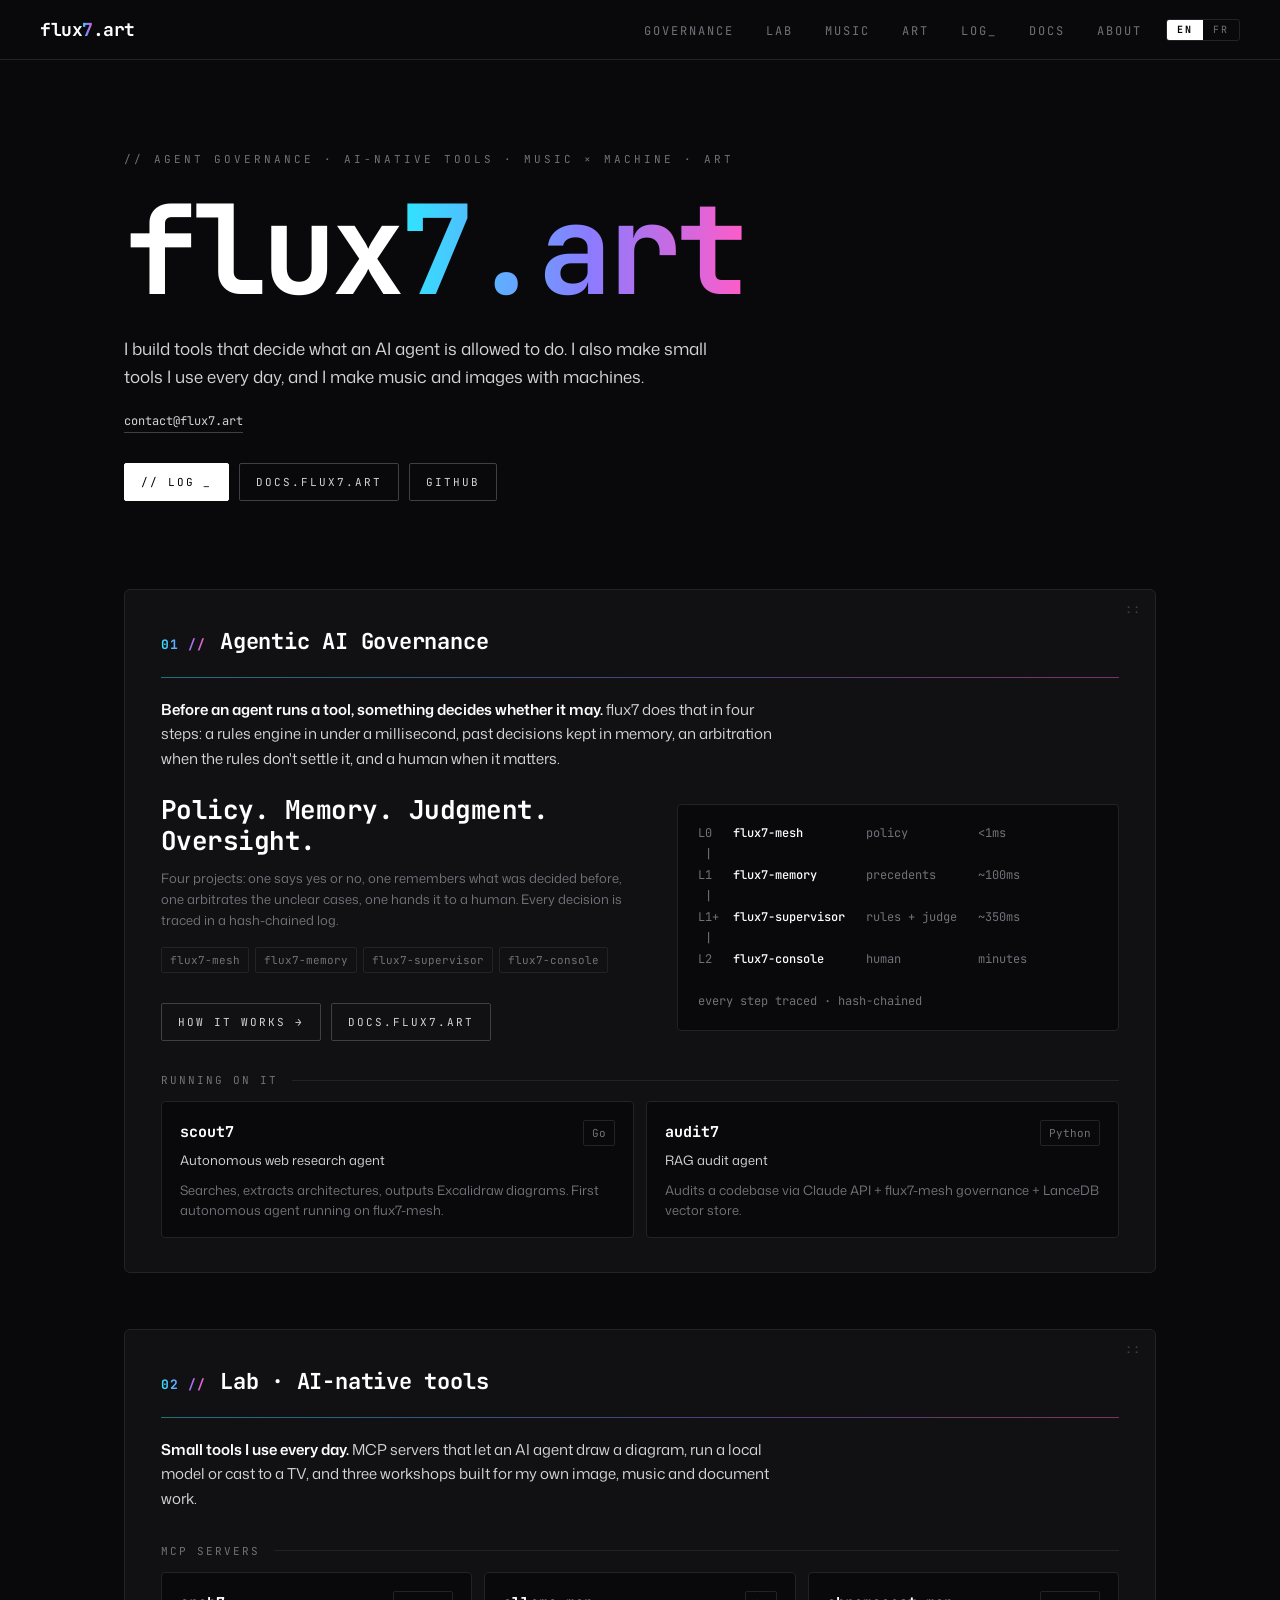
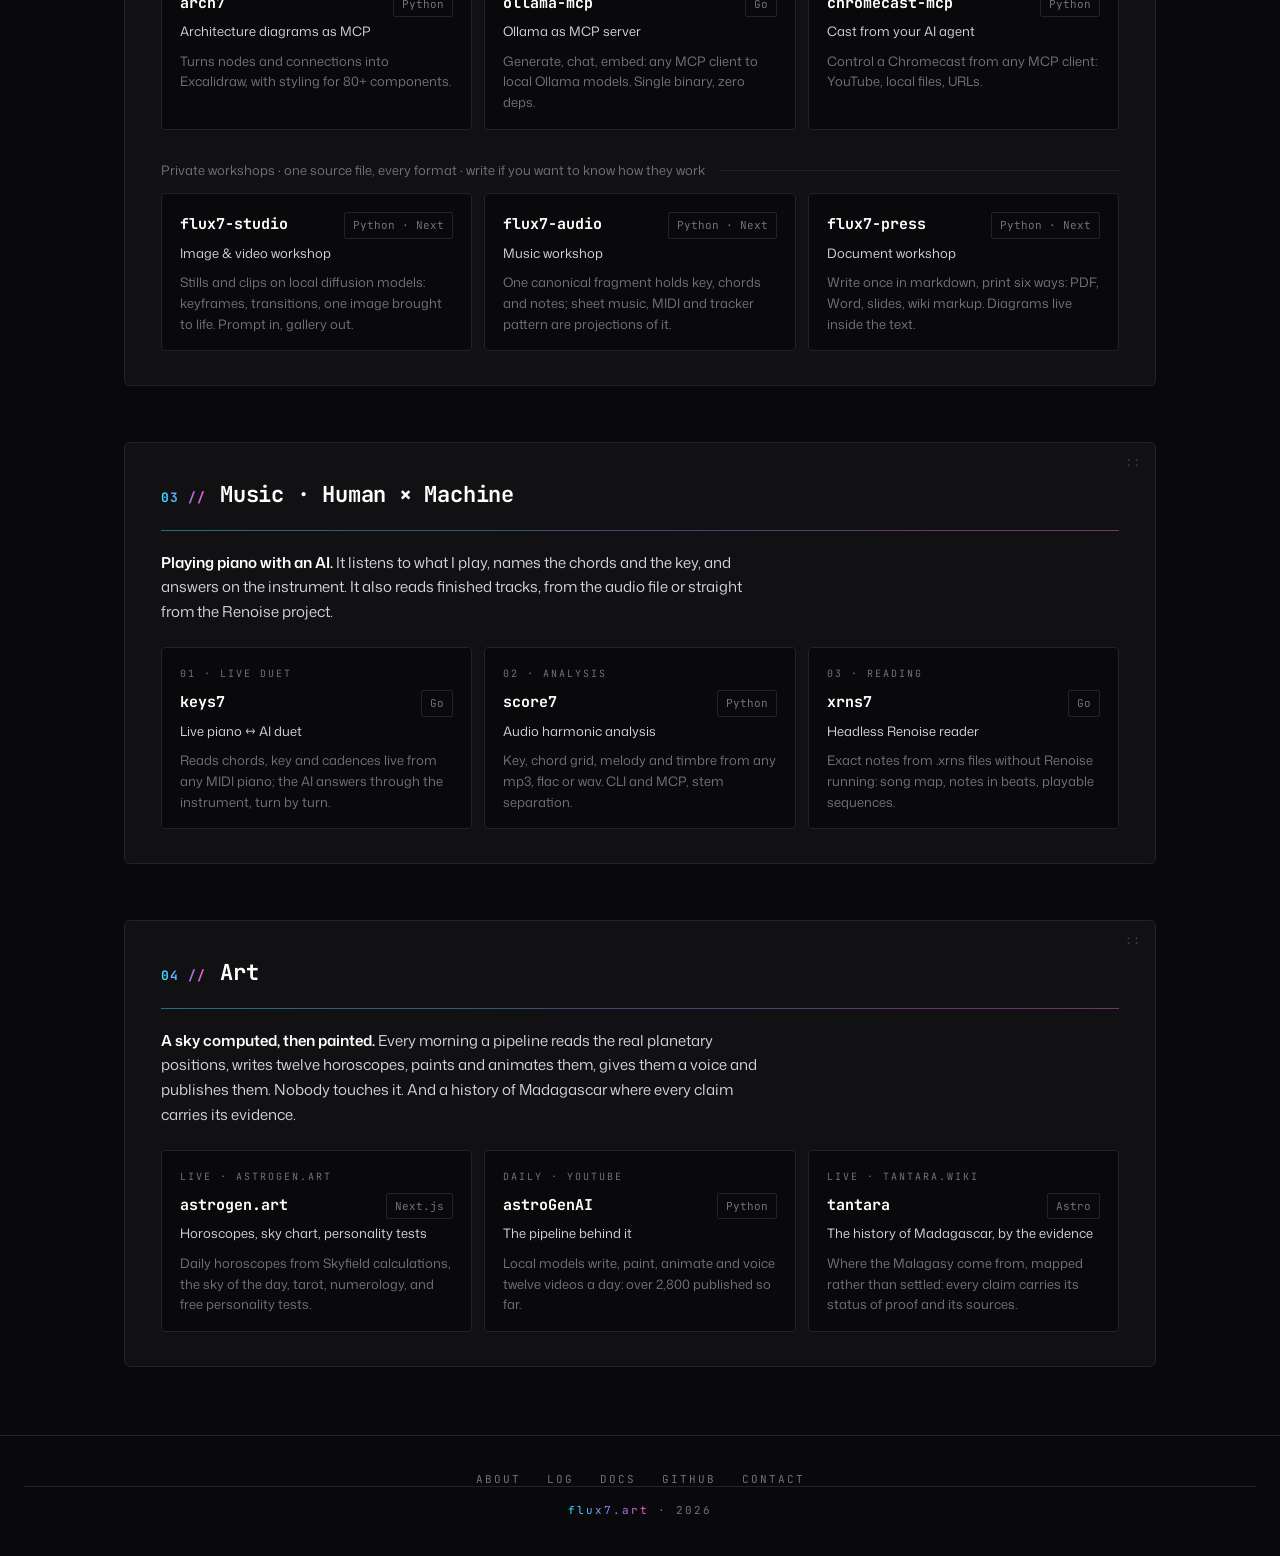
<file: index.html>
<!DOCTYPE html>
<html lang="en">
<head>
<meta charset="UTF-8">
<meta name="viewport" content="width=device-width, initial-scale=1.0">
<title>flux7.art — Marc Verchiani · AI Agent Governance, MCP, Music × Machine</title>
<meta name="description" content="Systems architect building open-source governance tooling for AI agents, small AI-native tools and MCP servers, and music and images made with machines. Projects: flux7-mesh, flux7-memory, flux7-console, arch7, keys7, astroGenAI.">
<meta name="author" content="Marc Verchiani">
<meta name="keywords" content="AI agent governance, flux7-mesh, MCP, Model Context Protocol, flux7-memory, flux7-console, arch7, keys7, score7, astroGenAI, generative art, Marc Verchiani, flux7.art">
<link rel="canonical" href="https://flux7.art/">

<!-- Open Graph -->
<meta property="og:type" content="website">
<meta property="og:site_name" content="flux7.art">
<meta property="og:title" content="flux7.art — Marc Verchiani · AI Agent Governance, MCP, Music × Machine">
<meta property="og:description" content="Systems architect building open-source governance tooling for AI agents, small AI-native tools and MCP servers, and music and images made with machines. Projects: flux7-mesh, flux7-memory, flux7-console, arch7, keys7, astroGenAI.">
<meta property="og:url" content="https://flux7.art/">
<meta property="og:image" content="https://flux7.art/img/og.png">
<meta property="og:image:width" content="1200">
<meta property="og:image:height" content="630">
<meta property="og:locale" content="en_US">
<meta property="og:locale:alternate" content="fr_FR">

<!-- Twitter Card -->
<meta name="twitter:card" content="summary_large_image">
<meta name="twitter:title" content="flux7.art — Marc Verchiani · AI Agent Governance, MCP, Music × Machine">
<meta name="twitter:description" content="Systems architect building open-source governance tooling for AI agents, AI-native tools, and music and images made with machines.">
<meta name="twitter:image" content="https://flux7.art/img/og.png">

<!-- JSON-LD: Person + WebSite -->
<script type="application/ld+json">
{
  "@context": "https://schema.org",
  "@graph": [
    {
      "@type": "Person",
      "@id": "https://flux7.art/#marc",
      "name": "Marc Verchiani",
      "alternateName": "KTCrisis",
      "url": "https://flux7.art/",
      "sameAs": [
        "https://github.com/KTCrisis"
      ],
      "jobTitle": "Systems Architect, AI Agent Governance, Event Streaming, MCP Tooling",
      "knowsAbout": [
        "AI Agent Governance",
        "Model Context Protocol",
        "Kafka",
        "Confluent",
        "Schema Registry",
        "Event Streaming",
        "Go",
        "Python"
      ]
    },
    {
      "@type": "WebSite",
      "@id": "https://flux7.art/#site",
      "url": "https://flux7.art/",
      "name": "flux7.art",
      "author": { "@id": "https://flux7.art/#marc" },
      "inLanguage": ["en", "fr"]
    }
  ]
}
</script>

<link rel="preconnect" href="https://fonts.googleapis.com">
<link href="https://fonts.googleapis.com/css2?family=JetBrains+Mono:wght@400;500;700&family=Mona+Sans:wght@400;500;600;700&display=swap" rel="stylesheet">
<link rel="icon" type="image/svg+xml" href="/favicon.svg">
<link rel="stylesheet" href="/style.css">
<style>
/* ══ Accueil, epure 2026-09-26 : fond noir, panneaux, un seul degrade ══
   Inspire de ai.engineer : le contenu tient dans des panneaux bordes d'un
   filet, la couleur n'apparait que sur la signature (logo, numeros, filets). */
body { font-family: var(--sans); font-size: 15px; line-height: 1.65; }
.wrap { max-width: 1080px; margin: 0 auto; padding-inline: 24px; }
.mono { font-family: var(--font); }
.grad { background: var(--grad); -webkit-background-clip: text; background-clip: text; color: transparent; }

/* hero */
#hero { padding-block: 90px 60px; }
.hero-tag { font-family: var(--font); font-size: 11px; letter-spacing: 3px; text-transform: uppercase; color: var(--text2); margin-bottom: 22px; }
.hero-title { font-family: var(--font); font-size: clamp(56px, 11vw, 124px); font-weight: 700; line-height: 0.95; letter-spacing: -0.04em; color: #fff; margin: 0; }
.hero-title .sig { background: var(--grad); -webkit-background-clip: text; background-clip: text; color: transparent; }
.hero-sub { font-size: 17px; color: var(--text); max-width: 60ch; margin-top: 26px; }
.hero-id { display: flex; flex-wrap: wrap; align-items: baseline; gap: 6px 18px; margin-top: 22px; font-family: var(--font); font-size: 12px; color: var(--text2); }
.hero-id b { color: #fff; font-weight: 700; }
.hero-id a { color: var(--text); text-decoration: none; border-bottom: 1px solid var(--dim); }
.hero-id a:hover { border-bottom-color: var(--text); }
.actions { display: flex; flex-wrap: wrap; gap: 10px; margin-top: 30px; }

/* boutons : contour, capitales, petits */
.btn { font-family: var(--font); font-size: 11px; letter-spacing: 2px; text-transform: uppercase; color: var(--text); text-decoration: none; border: 1px solid var(--dim); padding: 9px 16px; border-radius: 2px; transition: border-color .2s, color .2s; display: inline-flex; gap: 8px; align-items: center; }
.btn:hover, .btn:focus-visible { border-color: var(--text); color: #fff; outline: none; }
.btn.primary { color: #000; background: #fff; border-color: #fff; }
.btn.primary:hover { background: var(--text); border-color: var(--text); }
.log-cursor { animation: blink 1s step-end infinite; }
@keyframes blink { 50% { opacity: 0; } }

/* sections en panneaux */
section.axis { padding-block: 28px; }
.panel { position: relative; background: var(--bg2); border: 1px solid var(--border); border-radius: 6px; padding: 34px 36px; }
.panel::after { content: '::'; position: absolute; top: 10px; right: 14px; font-family: var(--font); font-size: 12px; color: var(--dim); letter-spacing: 1px; }
.axis-head { display: flex; align-items: baseline; gap: 14px; flex-wrap: wrap; }
.axis-num { font-family: var(--font); font-size: 13px; font-weight: 700; letter-spacing: 1px; }
.axis-title { font-family: var(--font); font-size: 22px; font-weight: 700; color: #fff; letter-spacing: -0.01em; margin: 0; }
.axis-rule { height: 1px; background: var(--grad); opacity: .45; margin: 16px 0 20px; }
.axis-thesis { color: var(--text); max-width: 68ch; margin: 0 0 22px; }
.axis-thesis b { color: #fff; font-weight: 600; }
.axis-thesis a { color: #fff; }
.sub { font-family: var(--font); font-size: 11px; letter-spacing: 2px; text-transform: uppercase; color: var(--text2); margin: 30px 0 12px; display: flex; gap: 14px; align-items: center; }
.sub::after { content: ''; flex: 1; height: 1px; background: var(--border); }
.sub span { text-transform: none; letter-spacing: 0; font-family: var(--sans); font-size: 13px; }

/* flux7 : les quatre couches */
.layers { display: grid; grid-template-columns: 1.1fr 1fr; gap: 30px; align-items: center; }
.layers h3 { font-family: var(--font); font-size: 26px; line-height: 1.2; color: #fff; margin: 0 0 12px; letter-spacing: -0.02em; }
.layers pre { font-family: var(--font); font-size: 12px; line-height: 1.75; color: var(--text2); margin: 0; background: var(--bg); border: 1px solid var(--border); border-radius: 4px; padding: 18px 20px; overflow-x: auto; }
.layers pre b { color: #fff; font-weight: 500; }
.tags { display: flex; flex-wrap: wrap; gap: 6px; margin: 16px 0 0; }
.tag { font-family: var(--font); font-size: 11px; color: var(--text2); border: 1px solid var(--border); padding: 3px 8px; border-radius: 2px; }

/* cartes */
.grid { display: grid; grid-template-columns: repeat(3, minmax(0, 1fr)); gap: 12px; }
.grid.two { grid-template-columns: repeat(2, minmax(0, 1fr)); }
.card { position: relative; display: block; text-decoration: none; color: inherit; background: var(--bg); border: 1px solid var(--border); border-radius: 4px; padding: 18px 18px 16px; transition: border-color .2s; overflow: hidden; }
.card::before { content: ''; position: absolute; inset: 0 0 auto 0; height: 2px; background: var(--grad); opacity: 0; transition: opacity .2s; }
.card:hover, .card:focus-visible { border-color: var(--dim); outline: none; }
.card:hover::before, .card:focus-visible::before { opacity: 1; }
.card-top { display: flex; justify-content: space-between; align-items: baseline; gap: 10px; }
.card-name { font-family: var(--font); font-size: 15px; font-weight: 700; color: #fff; }
.card-step { font-family: var(--font); font-size: 10px; letter-spacing: 2px; text-transform: uppercase; color: var(--text2); margin-bottom: 8px; }
.card-tag { font-size: 13px; color: var(--text); margin: 4px 0 8px; }
.card-desc { font-size: 13px; color: var(--text2); line-height: 1.6; margin: 0; }

footer { border-top: 1px solid var(--border); padding: 36px 24px; margin-top: 40px; text-align: center; font-family: var(--font); font-size: 11px; letter-spacing: 2px; color: var(--text2); }
footer nav { position: static; display: flex; justify-content: center; flex-wrap: wrap; gap: 8px 26px; margin-bottom: 14px; padding: 0; background: none; backdrop-filter: none; }
footer nav a { color: var(--text2); text-decoration: none; text-transform: uppercase; }
footer nav a:hover { color: #fff; }

@media (max-width: 860px) {
  .layers { grid-template-columns: 1fr; }
  .grid, .grid.two { grid-template-columns: 1fr; }
  .panel { padding: 26px 20px; }
  #hero { padding-block: 56px 32px; }
}
@media (prefers-reduced-motion: reduce) { .log-cursor { animation: none; } }

/* langue */
.lang-switch { display: flex; align-items: center; border: 1px solid var(--border); border-radius: 3px; overflow: hidden; margin-left: 24px; }
.lang-btn { font-family: var(--font); font-size: 10px; line-height: 1; letter-spacing: 2px; text-transform: uppercase; padding: 5px 10px; background: transparent; border: none; color: var(--text2); cursor: pointer; }
.lang-btn.active { background: #fff; color: #000; font-weight: 700; }
.lang-btn:not(.active):hover { color: #fff; }
@media (max-width: 680px) { .lang-switch { margin-left: 14px; } }
</style>
</head>
<body>

<nav>
  <a href="#" class="nav-logo">flux<span>7</span>.art</a>
  <div class="nav-right">
    <ul class="nav-links" id="nav-links">
      <li><a href="#flux7">Governance</a></li>
      <li><a href="#lab">Lab</a></li>
      <li><a href="#music">Music</a></li>
      <li><a href="#art">Art</a></li>
      <li><a href="/blog/">log_</a></li>
      <li><a href="https://docs.flux7.art">Docs</a></li>
      <li><a href="/about/">About</a></li>
    </ul>
    <div class="lang-switch">
      <button class="lang-btn active" id="btn-en" onclick="setLang('en')">EN</button>
      <button class="lang-btn" id="btn-fr" onclick="setLang('fr')">FR</button>
    </div>
    <button class="nav-toggle" id="nav-toggle" aria-label="Menu" aria-expanded="false">
      <span></span><span></span><span></span>
    </button>
  </div>
</nav>

<header id="hero" class="wrap">
  <div class="hero-tag" data-en="// agent governance · ai-native tools · music × machine · art" data-fr="// gouvernance des agents · outils ai-native · musique × machine · art">// agent governance · ai-native tools · music × machine · art</div>
  <h1 class="hero-title">flux<span class="sig">7.art</span></h1>
  <p class="hero-sub" data-en="I build tools that decide what an AI agent is allowed to do. I also make small tools I use every day, and I make music and images with machines." data-fr="Je construis des outils qui decident ce qu'un agent IA a le droit de faire. Je fais aussi de petits outils dont je me sers tous les jours, et de la musique et des images avec des machines.">I build tools that decide what an AI agent is allowed to do. I also make small tools I use every day, and I make music and images with machines.</p>
  <div class="hero-id">
    <a href="mailto:contact@flux7.art">contact@flux7.art</a>
  </div>
  <div class="actions">
    <a class="btn primary" href="/blog/"><span>// log</span><span class="log-cursor">_</span></a>
    <a class="btn" href="https://docs.flux7.art">docs.flux7.art</a>
    <a class="btn" href="https://github.com/KTCrisis" target="_blank" rel="noopener">GitHub</a>
  </div>
</header>

<main class="wrap">

<!-- ═══ 01 — flux7 ═══ -->
<section id="flux7" class="axis">
  <div class="panel">
    <div class="axis-head"><span class="axis-num grad">01 //</span><h2 class="axis-title" data-en="Agentic AI Governance" data-fr="Gouvernance des agents IA">Agentic AI Governance</h2></div>
    <div class="axis-rule"></div>
    <p class="axis-thesis" data-en="<b>Before an agent runs a tool, something decides whether it may.</b> flux7 does that in four steps: a rules engine in under a millisecond, past decisions kept in memory, an arbitration when the rules don't settle it, and a human when it matters." data-fr="<b>Avant qu'un agent lance un outil, quelque chose decide s'il en a le droit.</b> flux7 le fait en quatre etapes : un moteur de regles en moins d'une milliseconde, les decisions passees gardees en memoire, un arbitrage quand les regles ne tranchent pas, et un humain quand ca compte."><b>Before an agent runs a tool, something decides whether it may.</b> flux7 does that in four steps: a rules engine in under a millisecond, past decisions kept in memory, an arbitration when the rules don't settle it, and a human when it matters.</p>
    <div class="layers">
      <div>
        <h3 data-en="Policy. Memory. Judgment. Oversight." data-fr="Politique. Memoire. Jugement. Supervision.">Policy. Memory. Judgment. Oversight.</h3>
        <p class="card-desc" data-en="Four projects: one says yes or no, one remembers what was decided before, one arbitrates the unclear cases, one hands it to a human. Every decision is traced in a hash-chained log." data-fr="Quatre projets : l'un dit oui ou non, l'un se souvient de ce qui a deja ete decide, l'un arbitre les cas flous, l'un passe la main a un humain. Chaque decision est tracee dans un journal chaine par hachage.">Four projects: one says yes or no, one remembers what was decided before, one arbitrates the unclear cases, one hands it to a human. Every decision is traced in a hash-chained log.</p>
        <div class="tags"><span class="tag">flux7-mesh</span><span class="tag">flux7-memory</span><span class="tag">flux7-supervisor</span><span class="tag">flux7-console</span></div>
        <div class="actions"><a class="btn" href="/projects/flux7/" data-en="How it works →" data-fr="Comment ca marche →">How it works →</a><a class="btn" href="https://docs.flux7.art/how-it-works/">docs.flux7.art</a></div>
      </div>
<pre>L0   <b>flux7-mesh</b>         policy          &lt;1ms
 |
L1   <b>flux7-memory</b>       precedents      ~100ms
 |
L1+  <b>flux7-supervisor</b>   rules + judge   ~350ms
 |
L2   <b>flux7-console</b>      human           minutes

every step traced · hash-chained</pre>
    </div>

    <div class="sub" data-en="Running on it" data-fr="Ce qui tourne dessus">Running on it</div>
    <div class="grid two">
      <a href="https://github.com/KTCrisis/scout7" target="_blank" rel="noopener" class="card">
        <div class="card-top"><span class="card-name">scout7</span><span class="tag">Go</span></div>
        <div class="card-tag" data-en="Autonomous web research agent" data-fr="Agent autonome de recherche web">Autonomous web research agent</div>
        <p class="card-desc" data-en="Searches, extracts architectures, outputs Excalidraw diagrams. First autonomous agent running on flux7-mesh." data-fr="Recherche, extrait des architectures, produit des diagrammes Excalidraw. Premier agent autonome sur flux7-mesh.">Searches, extracts architectures, outputs Excalidraw diagrams. First autonomous agent running on flux7-mesh.</p>
      </a>
      <a href="https://github.com/KTCrisis/audit7" target="_blank" rel="noopener" class="card">
        <div class="card-top"><span class="card-name">audit7</span><span class="tag">Python</span></div>
        <div class="card-tag" data-en="RAG audit agent" data-fr="Agent d'audit RAG">RAG audit agent</div>
        <p class="card-desc" data-en="Audits a codebase via Claude API + flux7-mesh governance + LanceDB vector store." data-fr="Audite le code via Claude API + gouvernance flux7-mesh + LanceDB.">Audits a codebase via Claude API + flux7-mesh governance + LanceDB vector store.</p>
      </a>
    </div>
  </div>
</section>

<!-- ═══ 02 — Lab ═══ -->
<section id="lab" class="axis">
  <div class="panel">
    <div class="axis-head"><span class="axis-num grad">02 //</span><h2 class="axis-title" data-en="Lab · AI-native tools" data-fr="Lab · outils ai-native">Lab · AI-native tools</h2></div>
    <div class="axis-rule"></div>
    <p class="axis-thesis" data-en="<b>Small tools I use every day.</b> MCP servers that let an AI agent draw a diagram, run a local model or cast to a TV, and three workshops built for my own image, music and document work." data-fr="<b>De petits outils dont je me sers tous les jours.</b> Des serveurs MCP qui permettent a un agent IA de dessiner un diagramme, lancer un modele local ou caster sur une TV, et trois ateliers construits pour mon propre travail image, musique et documents."><b>Small tools I use every day.</b> MCP servers that let an AI agent draw a diagram, run a local model or cast to a TV, and three workshops built for my own image, music and document work.</p>

    <div class="sub" data-en="MCP servers" data-fr="Serveurs MCP">MCP servers</div>
    <div class="grid">
      <a href="https://github.com/KTCrisis/arch7" target="_blank" rel="noopener" class="card">
        <div class="card-top"><span class="card-name">arch7</span><span class="tag">Python</span></div>
        <div class="card-tag" data-en="Architecture diagrams as MCP" data-fr="Diagrammes d'architecture en MCP">Architecture diagrams as MCP</div>
        <p class="card-desc" data-en="Turns nodes and connections into Excalidraw, with styling for 80+ components." data-fr="Transforme noeuds et connexions en Excalidraw, avec le style de 80+ composants.">Turns nodes and connections into Excalidraw, with styling for 80+ components.</p>
      </a>
      <a href="https://github.com/KTCrisis/ollama-mcp-go" target="_blank" rel="noopener" class="card">
        <div class="card-top"><span class="card-name">ollama-mcp</span><span class="tag">Go</span></div>
        <div class="card-tag" data-en="Ollama as MCP server" data-fr="Ollama en serveur MCP">Ollama as MCP server</div>
        <p class="card-desc" data-en="Generate, chat, embed: any MCP client to local Ollama models. Single binary, zero deps." data-fr="Generate, chat, embed : tout client MCP vers les modeles Ollama locaux. Binaire unique, zero dependance.">Generate, chat, embed: any MCP client to local Ollama models. Single binary, zero deps.</p>
      </a>
      <a href="https://github.com/KTCrisis/chromecast-mcp" target="_blank" rel="noopener" class="card">
        <div class="card-top"><span class="card-name">chromecast-mcp</span><span class="tag">Python</span></div>
        <div class="card-tag" data-en="Cast from your AI agent" data-fr="Caster depuis votre agent IA">Cast from your AI agent</div>
        <p class="card-desc" data-en="Control a Chromecast from any MCP client: YouTube, local files, URLs." data-fr="Piloter un Chromecast depuis tout client MCP : YouTube, fichiers locaux, URLs.">Control a Chromecast from any MCP client: YouTube, local files, URLs.</p>
      </a>
    </div>

    <div class="sub"><span data-en="Private workshops · one source file, every format · write if you want to know how they work" data-fr="Ateliers prives · un fichier source, tous les formats · ecrivez si vous voulez savoir comment ils marchent">Private workshops · one source file, every format · write if you want to know how they work</span></div>
    <div class="grid">
      <a href="mailto:contact@flux7.art?subject=flux7-studio" class="card">
        <div class="card-top"><span class="card-name">flux7-studio</span><span class="tag">Python · Next</span></div>
        <div class="card-tag" data-en="Image &amp; video workshop" data-fr="Atelier image &amp; video">Image &amp; video workshop</div>
        <p class="card-desc" data-en="Stills and clips on local diffusion models: keyframes, transitions, one image brought to life. Prompt in, gallery out." data-fr="Images et clips sur des modeles de diffusion locaux : keyframes, transitions, une image mise en mouvement. Un prompt entre, une galerie sort.">Stills and clips on local diffusion models: keyframes, transitions, one image brought to life. Prompt in, gallery out.</p>
      </a>
      <a href="mailto:contact@flux7.art?subject=flux7-audio" class="card">
        <div class="card-top"><span class="card-name">flux7-audio</span><span class="tag">Python · Next</span></div>
        <div class="card-tag" data-en="Music workshop" data-fr="Atelier musical">Music workshop</div>
        <p class="card-desc" data-en="One canonical fragment holds key, chords and notes; sheet music, MIDI and tracker pattern are projections of it." data-fr="Un fragment canonique porte tonalite, accords et notes ; partition, MIDI et motif de tracker en sont des projections.">One canonical fragment holds key, chords and notes; sheet music, MIDI and tracker pattern are projections of it.</p>
      </a>
      <a href="mailto:contact@flux7.art?subject=flux7-press" class="card">
        <div class="card-top"><span class="card-name">flux7-press</span><span class="tag">Python · Next</span></div>
        <div class="card-tag" data-en="Document workshop" data-fr="Atelier documentaire">Document workshop</div>
        <p class="card-desc" data-en="Write once in markdown, print six ways: PDF, Word, slides, wiki markup. Diagrams live inside the text." data-fr="Ecrire une fois en markdown, imprimer de six facons : PDF, Word, slides, markup wiki. Les diagrammes vivent dans le texte.">Write once in markdown, print six ways: PDF, Word, slides, wiki markup. Diagrams live inside the text.</p>
      </a>
    </div>
  </div>
</section>

<!-- ═══ 03 — Music ═══ -->
<section id="music" class="axis">
  <div class="panel">
    <div class="axis-head"><span class="axis-num grad">03 //</span><h2 class="axis-title" data-en="Music · Human × Machine" data-fr="Musique · Humain × Machine">Music · Human × Machine</h2></div>
    <div class="axis-rule"></div>
    <p class="axis-thesis" data-en="<b>Playing piano with an AI.</b> It listens to what I play, names the chords and the key, and answers on the instrument. It also reads finished tracks, from the audio file or straight from the Renoise project." data-fr="<b>Jouer du piano avec une IA.</b> Elle ecoute ce que je joue, nomme les accords et la tonalite, et repond sur l'instrument. Elle lit aussi les morceaux finis, depuis le fichier audio ou directement depuis le projet Renoise."><b>Playing piano with an AI.</b> It listens to what I play, names the chords and the key, and answers on the instrument. It also reads finished tracks, from the audio file or straight from the Renoise project.</p>
    <div class="grid">
      <a href="https://github.com/KTCrisis/keys7" target="_blank" rel="noopener" class="card">
        <div class="card-step" data-en="01 · live duet" data-fr="01 · duo live">01 · live duet</div>
        <div class="card-top"><span class="card-name">keys7</span><span class="tag">Go</span></div>
        <div class="card-tag" data-en="Live piano ↔ AI duet" data-fr="Duo live piano ↔ IA">Live piano ↔ AI duet</div>
        <p class="card-desc" data-en="Reads chords, key and cadences live from any MIDI piano; the AI answers through the instrument, turn by turn." data-fr="Lit accords, tonalite et cadences en direct sur tout piano MIDI ; l'IA repond a travers l'instrument, tour par tour.">Reads chords, key and cadences live from any MIDI piano; the AI answers through the instrument, turn by turn.</p>
      </a>
      <a href="https://github.com/KTCrisis/score7" target="_blank" rel="noopener" class="card">
        <div class="card-step" data-en="02 · analysis" data-fr="02 · analyse">02 · analysis</div>
        <div class="card-top"><span class="card-name">score7</span><span class="tag">Python</span></div>
        <div class="card-tag" data-en="Audio harmonic analysis" data-fr="Analyse harmonique audio">Audio harmonic analysis</div>
        <p class="card-desc" data-en="Key, chord grid, melody and timbre from any mp3, flac or wav. CLI and MCP, stem separation." data-fr="Tonalite, accords, melodie et timbre depuis tout mp3, flac ou wav. CLI et MCP, separation de stems.">Key, chord grid, melody and timbre from any mp3, flac or wav. CLI and MCP, stem separation.</p>
      </a>
      <a href="https://github.com/KTCrisis/xrns7" target="_blank" rel="noopener" class="card">
        <div class="card-step" data-en="03 · reading" data-fr="03 · lecture">03 · reading</div>
        <div class="card-top"><span class="card-name">xrns7</span><span class="tag">Go</span></div>
        <div class="card-tag" data-en="Headless Renoise reader" data-fr="Lecteur Renoise headless">Headless Renoise reader</div>
        <p class="card-desc" data-en="Exact notes from .xrns files without Renoise running: song map, notes in beats, playable sequences." data-fr="Notes exactes depuis les fichiers .xrns sans lancer Renoise : carte du morceau, notes en beats, sequences jouables.">Exact notes from .xrns files without Renoise running: song map, notes in beats, playable sequences.</p>
      </a>
    </div>
  </div>
</section>

<!-- ═══ 04 — Art ═══ -->
<section id="art" class="axis">
  <div class="panel">
    <div class="axis-head"><span class="axis-num grad">04 //</span><h2 class="axis-title">Art</h2></div>
    <div class="axis-rule"></div>
    <p class="axis-thesis" data-en="<b>A sky computed, then painted.</b> Every morning a pipeline reads the real planetary positions, writes twelve horoscopes, paints and animates them, gives them a voice and publishes them. Nobody touches it. And a history of Madagascar where every claim carries its evidence." data-fr="<b>Un ciel calcule, puis peint.</b> Chaque matin, une chaine lit les positions reelles des planetes, ecrit douze horoscopes, les peint et les anime, leur donne une voix et les publie. Personne n'y touche. Et une histoire de Madagascar ou chaque assertion porte sa preuve."><b>A sky computed, then painted.</b> Every morning a pipeline reads the real planetary positions, writes twelve horoscopes, paints and animates them, gives them a voice and publishes them. Nobody touches it. And a history of Madagascar where every claim carries its evidence.</p>
    <div class="grid">
      <a href="https://astrogen.art" target="_blank" rel="noopener" class="card">
        <div class="card-step" data-en="live · astrogen.art" data-fr="en ligne · astrogen.art">live · astrogen.art</div>
        <div class="card-top"><span class="card-name">astrogen.art</span><span class="tag">Next.js</span></div>
        <div class="card-tag" data-en="Horoscopes, sky chart, personality tests" data-fr="Horoscopes, carte du ciel, tests de personnalite">Horoscopes, sky chart, personality tests</div>
        <p class="card-desc" data-en="Daily horoscopes from Skyfield calculations, the sky of the day, tarot, numerology, and free personality tests." data-fr="Horoscopes quotidiens a partir des calculs Skyfield, le ciel du jour, tarot, numerologie, et des tests de personnalite gratuits.">Daily horoscopes from Skyfield calculations, the sky of the day, tarot, numerology, and free personality tests.</p>
      </a>
      <a href="https://www.youtube.com/channel/UCdCJZa0tPJcfm28pDRJCPww" target="_blank" rel="noopener" class="card">
        <div class="card-step" data-en="daily · youtube" data-fr="quotidien · youtube">daily · youtube</div>
        <div class="card-top"><span class="card-name">astroGenAI</span><span class="tag">Python</span></div>
        <div class="card-tag" data-en="The pipeline behind it" data-fr="La chaine derriere">The pipeline behind it</div>
        <p class="card-desc" data-en="Local models write, paint, animate and voice twelve videos a day: over 2,800 published so far." data-fr="Des modeles locaux ecrivent, peignent, animent et doublent douze videos par jour : plus de 2 800 publiees a ce jour.">Local models write, paint, animate and voice twelve videos a day: over 2,800 published so far.</p>
      </a>
      <a href="https://tantara.wiki" target="_blank" rel="noopener" class="card">
        <div class="card-step" data-en="live · tantara.wiki" data-fr="en ligne · tantara.wiki">live · tantara.wiki</div>
        <div class="card-top"><span class="card-name">tantara</span><span class="tag">Astro</span></div>
        <div class="card-tag" data-en="The history of Madagascar, by the evidence" data-fr="L'histoire de Madagascar, par les preuves">The history of Madagascar, by the evidence</div>
        <p class="card-desc" data-en="Where the Malagasy come from, mapped rather than settled: every claim carries its status of proof and its sources." data-fr="D'ou viennent les Malgaches, cartographie plutot que tranche : chaque assertion porte son statut de preuve et ses sources.">Where the Malagasy come from, mapped rather than settled: every claim carries its status of proof and its sources.</p>
      </a>
    </div>
  </div>
</section>

</main>

<footer>
  <nav>
    <a href="/about/">About</a><a href="/blog/">Log</a><a href="https://docs.flux7.art">Docs</a><a href="https://github.com/KTCrisis" target="_blank" rel="noopener">GitHub</a><a href="mailto:contact@flux7.art">Contact</a>
  </nav>
  <span class="grad">flux7.art</span> · 2026
</footer>

<script>
// ── LANG SWITCH ──
function setLang(lang) {
  document.querySelectorAll('[data-en]').forEach(el => {
    const txt = el.getAttribute('data-' + lang);
    if (!txt) return;
    // innerHTML pour les theses (<b> dans les donnees) : contenu statique ecrit a la main
    if (el.tagName === 'H2' || el.tagName === 'P') { el.innerHTML = txt; }
    else { el.textContent = txt; }
  });
  document.getElementById('btn-en').classList.toggle('active', lang === 'en');
  document.getElementById('btn-fr').classList.toggle('active', lang === 'fr');
  document.documentElement.lang = lang;
  try { localStorage.setItem('flux7_lang', lang); } catch (e) {}
}
(function() { let saved = null; try { saved = localStorage.getItem('flux7_lang'); } catch (e) {} if (saved && saved !== 'en') setLang(saved); })();

// ── NAV TOGGLE (mobile) ──
(function() {
  const toggle = document.getElementById('nav-toggle');
  const links = document.getElementById('nav-links');
  if (!toggle || !links) return;
  const close = () => { links.classList.remove('open'); toggle.classList.remove('open'); toggle.setAttribute('aria-expanded', 'false'); };
  toggle.addEventListener('click', () => {
    const open = links.classList.toggle('open');
    toggle.classList.toggle('open', open);
    toggle.setAttribute('aria-expanded', String(open));
  });
  links.querySelectorAll('a').forEach(a => a.addEventListener('click', close));
})();
</script>
</body>
</html>
</file>
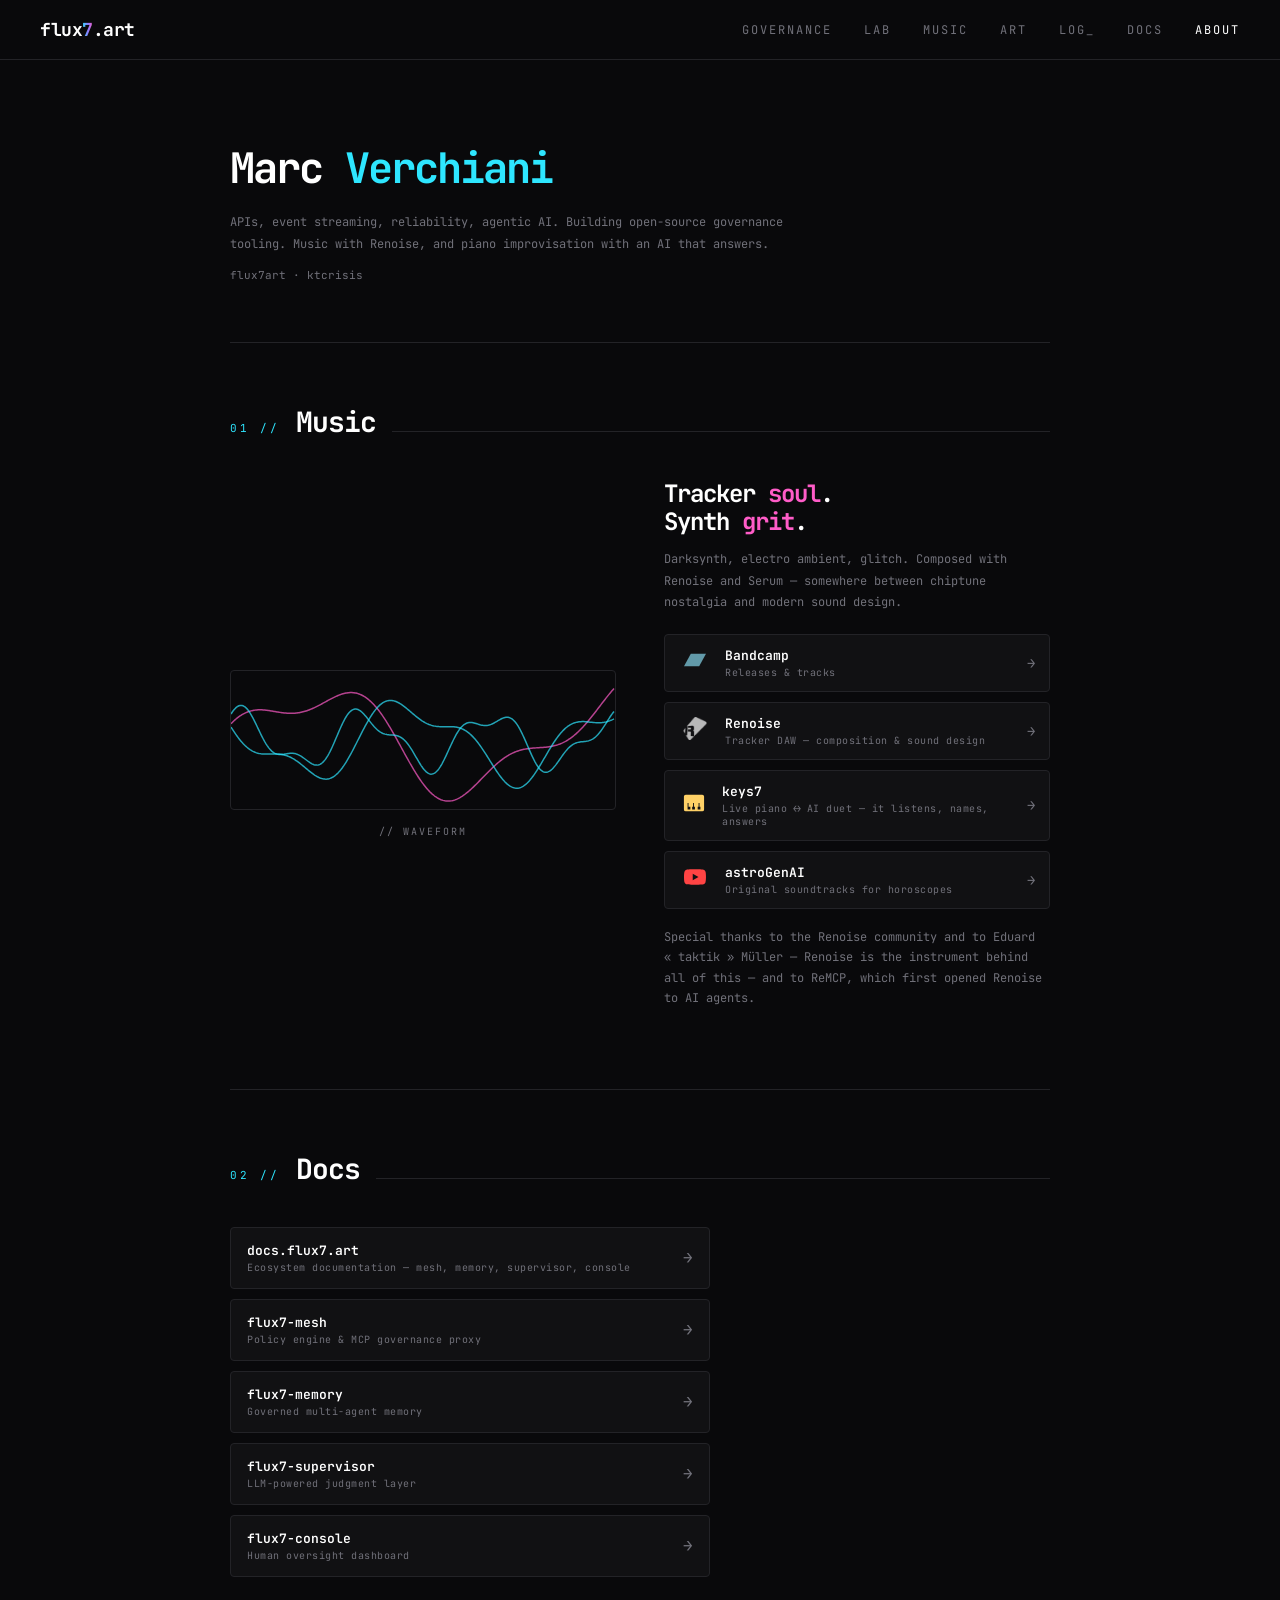
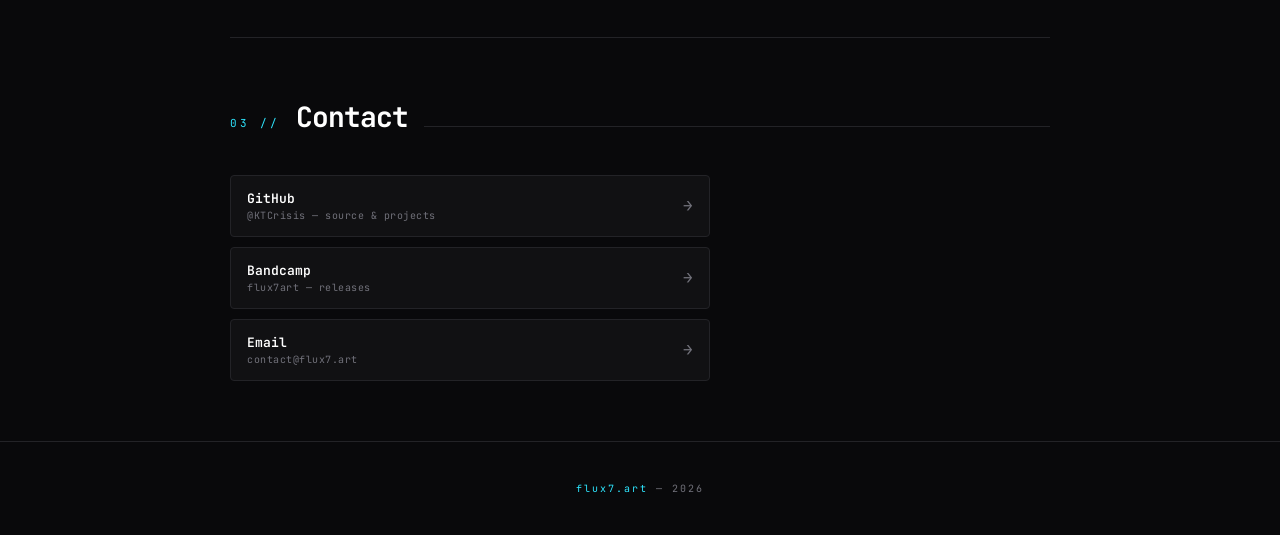
<file: about/index.html>
<!DOCTYPE html>
<html lang="en">
<head>
<meta charset="UTF-8">
<meta name="viewport" content="width=device-width, initial-scale=1.0">
<title>Marc Verchiani — flux7.art · AI Agent Governance, Event Streaming, Music</title>
<meta name="description" content="Marc Verchiani, systems architect building open-source governance tooling for AI agents (flux7-mesh, flux7-memory). Music with Renoise.">
<meta name="author" content="Marc Verchiani">
<meta name="keywords" content="Marc Verchiani, KTCrisis, flux7, flux7-mesh, AI agent governance, MCP, event streaming, Kafka, Renoise, flux7art">
<link rel="canonical" href="https://flux7.art/about/">

<meta property="og:type" content="profile">
<meta property="og:site_name" content="flux7.art">
<meta property="og:title" content="Marc Verchiani — flux7.art">
<meta property="og:description" content="Systems architect building open-source governance tooling for AI agents. Music with Renoise.">
<meta property="og:url" content="https://flux7.art/about/">
<meta property="og:image" content="https://flux7.art/img/og.png">
<meta property="profile:first_name" content="Marc">
<meta property="profile:last_name" content="Verchiani">
<meta property="profile:username" content="KTCrisis">

<meta name="twitter:card" content="summary_large_image">
<meta name="twitter:title" content="Marc Verchiani — flux7.art">
<meta name="twitter:description" content="Systems architect building open-source governance tooling for AI agents.">
<meta name="twitter:image" content="https://flux7.art/img/og.png">

<script type="application/ld+json">
{
  "@context": "https://schema.org",
  "@type": "Person",
  "@id": "https://flux7.art/#marc",
  "name": "Marc Verchiani",
  "alternateName": ["KTCrisis", "flux7art"],
  "url": "https://flux7.art/about/",
  "sameAs": [
    "https://github.com/KTCrisis",
    "https://flux7art.bandcamp.com"
  ],
  "jobTitle": "Systems Architect, AI Agent Governance, Event Streaming, MCP Tooling",
  "knowsAbout": ["AI Agent Governance", "Model Context Protocol", "Kafka", "Event Streaming", "Python", "Go"],
  "mainEntityOfPage": "https://flux7.art/about/"
}
</script>

<link rel="icon" type="image/svg+xml" href="/favicon.svg">
<link href="https://fonts.googleapis.com/css2?family=JetBrains+Mono:wght@400;700&display=swap" rel="stylesheet">
<link rel="stylesheet" href="/style.css">
<style>

.container { max-width: 900px; margin: 0 auto; padding: 0 40px; }

/* Hero */
.perso-hero {
  padding: 80px 0 60px;
  border-bottom: 1px solid var(--border);
}
.perso-hero h1 {
  font-size: 42px; font-weight: 700; color: #fff; letter-spacing: -2px; margin-bottom: 16px;
}
.perso-hero h1 span { color: var(--ax1); }
.perso-hero p {
  font-size: 12px; color: var(--text2); line-height: 1.8; max-width: 560px;
}
.perso-handles {
  margin-top: 12px; font-size: 11px; color: var(--text2);
}

/* Sections */
.perso-section { padding: 60px 0; border-bottom: 1px solid var(--border); }
.perso-section:last-child { border-bottom: none; }
/* en-tetes plus resserres que sur l'accueil */
.section-header { gap: 16px; margin-bottom: 40px; }
.section-title { font-size: 28px; }

/* Music */
.music-grid { display: grid; grid-template-columns: 1fr 1fr; gap: 48px; align-items: center; }
#waveform-canvas { width: 100%; height: 140px; border: 1px solid var(--border); border-radius: 4px; background: var(--bg); }
.music-label { font-size: 10px; color: var(--text2); letter-spacing: 2px; text-transform: uppercase; margin-top: 10px; text-align: center; }
.music-content h3 { font-size: 24px; color: #fff; font-weight: 700; letter-spacing: -1px; margin-bottom: 12px; line-height: 1.2; }
.music-content h3 span { color: var(--ax3); }
.music-content p { font-size: 12px; color: var(--text2); line-height: 1.8; margin-bottom: 20px; }
.music-tools { display: flex; flex-direction: column; gap: 10px; }
.music-tool { display: flex; align-items: center; gap: 14px; padding: 12px 14px; background: var(--bg2); border: 1px solid var(--border); border-radius: 4px; transition: all 0.2s; text-decoration: none; }
.music-tool:hover { border-color: var(--ax3); background: rgba(var(--ax3-rgb),0.03); }
.tool-icon { font-size: 18px; width: 32px; text-align: center; }
.tool-name { font-size: 13px; color: #fff; font-weight: 600; margin-bottom: 2px; }
.tool-desc { font-size: 10px; color: var(--text2); letter-spacing: 0.5px; }

/* Links */
.links-grid { display: flex; flex-direction: column; gap: 10px; max-width: 480px; }
.link-item { display: flex; align-items: center; justify-content: space-between; padding: 14px 16px; background: var(--bg2); border: 1px solid var(--border); border-radius: 4px; text-decoration: none; transition: all 0.2s; }
.link-item:hover { border-color: var(--ax1); }
.link-item:hover .link-label { color: var(--ax1); }
.link-item:hover .link-arrow { color: var(--ax1); transform: translateX(4px); }
.link-label { font-size: 13px; color: #fff; font-weight: 600; transition: color 0.2s; }
.link-sub { font-size: 10px; color: var(--text2); letter-spacing: 0.5px; margin-top: 2px; }
.link-arrow { color: var(--text2); font-size: 16px; transition: all 0.2s; }

@media (max-width: 768px) {
  .container { padding: 0 20px; }
  .music-grid { grid-template-columns: 1fr; }
  .perso-hero h1 { font-size: 32px; }
}
@media (max-width: 680px) {
  /* la nav est statique ici : il lui faut un contexte pour ancrer le panneau */
  nav { position: relative; }
}
</style>
</head>
<body>

<nav>
  <a href="/" class="nav-logo">flux<span>7</span>.art</a>
  <ul class="nav-links">
    <li><a href="/#flux7">Governance</a></li>
    <li><a href="/#lab">Lab</a></li>
    <li><a href="/#music">Music</a></li>
    <li><a href="/#art">Art</a></li>
    <li><a href="/blog/">log_</a></li>
    <li><a href="https://docs.flux7.art">Docs</a></li>
    <li><a href="/about/" class="active">About</a></li>
  </ul>
  <button class="nav-toggle" aria-label="Menu" aria-expanded="false"><span></span><span></span><span></span></button>
</nav>

<div class="container">

  <section class="perso-hero">
    <h1>Marc <span>Verchiani</span></h1>
    <p data-en="APIs, event streaming, reliability, agentic AI. Building open-source governance tooling. Music with Renoise, and piano improvisation with an AI that answers." data-fr="APIs, event streaming, fiabilite, IA agentique. Outils open-source de gouvernance. Musique avec Renoise, et improvisation au piano avec une IA qui repond.">APIs, event streaming, reliability, agentic AI. Building open-source governance tooling. Music with Renoise, and piano improvisation with an AI that answers.</p>
    <div class="perso-handles">flux7art · ktcrisis</div>
  </section>

  <section class="perso-section">
    <div class="section-header">
      <span class="section-num">01 //</span>
      <h2 class="section-title">Music</h2>
      <div class="section-line"></div>
    </div>
    <div class="music-grid">
      <div>
        <canvas id="waveform-canvas"></canvas>
        <div class="music-label">// waveform</div>
      </div>
      <div class="music-content">
        <h3>Tracker <span>soul</span>.<br>Synth <span>grit</span>.</h3>
        <p>Darksynth, electro ambient, glitch. Composed with Renoise and Serum — somewhere between chiptune nostalgia and modern sound design.</p>
        <div class="music-tools">
          <a href="https://flux7art.bandcamp.com" target="_blank" class="music-tool">
            <div class="tool-icon"><svg width="22" height="22" viewBox="0 0 24 24" fill="currentColor" style="color:#629aa9;"><path d="M0 18.75l7.437-13.5H24l-7.438 13.5H0z"/></svg></div>
            <div><div class="tool-name">Bandcamp</div><div class="tool-desc">Releases & tracks</div></div>
            <span style="margin-left:auto;color:var(--text2);font-size:14px;">&rarr;</span>
          </a>
          <a href="https://www.renoise.com/" target="_blank" class="music-tool">
            <div class="tool-icon"><img src="/img/renoise_logo.png" alt="Renoise" style="width:24px;height:24px;object-fit:contain;filter:brightness(0) invert(1) saturate(0) opacity(0.7);"></div>
            <div><div class="tool-name">Renoise</div><div class="tool-desc">Tracker DAW — composition & sound design</div></div>
            <span style="margin-left:auto;color:var(--text2);font-size:14px;">&rarr;</span>
          </a>
          <a href="https://github.com/KTCrisis/keys7" target="_blank" class="music-tool">
            <div class="tool-icon"><svg width="22" height="22" viewBox="0 0 24 24" fill="currentColor" style="color:#ffd166;"><path d="M21 3H3a2 2 0 0 0-2 2v14a2 2 0 0 0 2 2h18a2 2 0 0 0 2-2V5a2 2 0 0 0-2-2zM8 19H5v-7h1v4h2v3zm5 0h-3v-3h1v-4h1v4h1v3zm6 0h-3v-3h1v-4h1v4h1v3z"/></svg></div>
            <div><div class="tool-name">keys7</div><div class="tool-desc">Live piano &harr; AI duet — it listens, names, answers</div></div>
            <span style="margin-left:auto;color:var(--text2);font-size:14px;">&rarr;</span>
          </a>
          <a href="https://www.youtube.com/@AstroGenAI-c9m/shorts" target="_blank" class="music-tool">
            <div class="tool-icon"><svg width="22" height="22" viewBox="0 0 24 24" fill="currentColor" style="color:#ff4444;"><path d="M23.498 6.186a3.016 3.016 0 0 0-2.122-2.136C19.505 3.545 12 3.545 12 3.545s-7.505 0-9.377.505A3.017 3.017 0 0 0 .502 6.186C0 8.07 0 12 0 12s0 3.93.502 5.814a3.016 3.016 0 0 0 2.122 2.136c1.871.505 9.376.505 9.376.505s7.505 0 9.377-.505a3.015 3.015 0 0 0 2.122-2.136C24 15.93 24 12 24 12s0-3.93-.502-5.814zM9.545 15.568V8.432L15.818 12l-6.273 3.568z"/></svg></div>
            <div><div class="tool-name">astroGenAI</div><div class="tool-desc">Original soundtracks for horoscopes</div></div>
            <span style="margin-left:auto;color:var(--text2);font-size:14px;">&rarr;</span>
          </a>
        </div>
        <p style="margin-top:18px;font-size:12px;color:var(--text2);line-height:1.7;" data-en="Special thanks to the Renoise community and to Eduard &laquo;&nbsp;taktik&nbsp;&raquo; M&uuml;ller — Renoise is the instrument behind all of this — and to ReMCP, which first opened Renoise to AI agents." data-fr="Mention speciale a la communaute Renoise et a Eduard &laquo;&nbsp;taktik&nbsp;&raquo; M&uuml;ller — Renoise est l'instrument derriere tout ca — et a ReMCP, qui le premier a ouvert Renoise aux agents IA.">Special thanks to the Renoise community and to Eduard &laquo;&nbsp;taktik&nbsp;&raquo; M&uuml;ller — Renoise is the instrument behind all of this — and to ReMCP, which first opened Renoise to AI agents.</p>
      </div>
    </div>
  </section>

  <section class="perso-section">
    <div class="section-header">
      <span class="section-num">02 //</span>
      <h2 class="section-title">Docs</h2>
      <div class="section-line"></div>
    </div>
    <div class="links-grid">
      <a href="https://docs.flux7.art" target="_blank" class="link-item">
        <div><div class="link-label">docs.flux7.art</div><div class="link-sub">Ecosystem documentation — mesh, memory, supervisor, console</div></div>
        <span class="link-arrow">&rarr;</span>
      </a>
      <a href="https://docs.flux7.art/mesh7/" target="_blank" class="link-item">
        <div><div class="link-label">flux7-mesh</div><div class="link-sub">Policy engine & MCP governance proxy</div></div>
        <span class="link-arrow">&rarr;</span>
      </a>
      <a href="https://docs.flux7.art/mem7/" target="_blank" class="link-item">
        <div><div class="link-label">flux7-memory</div><div class="link-sub">Governed multi-agent memory</div></div>
        <span class="link-arrow">&rarr;</span>
      </a>
      <a href="https://docs.flux7.art/sup7/" target="_blank" class="link-item">
        <div><div class="link-label">flux7-supervisor</div><div class="link-sub">LLM-powered judgment layer</div></div>
        <span class="link-arrow">&rarr;</span>
      </a>
      <a href="https://docs.flux7.art/console/" target="_blank" class="link-item">
        <div><div class="link-label">flux7-console</div><div class="link-sub">Human oversight dashboard</div></div>
        <span class="link-arrow">&rarr;</span>
      </a>
    </div>
  </section>

  <section class="perso-section">
    <div class="section-header">
      <span class="section-num">03 //</span>
      <h2 class="section-title">Contact</h2>
      <div class="section-line"></div>
    </div>
    <div class="links-grid">
      <a href="https://github.com/KTCrisis" target="_blank" class="link-item">
        <div><div class="link-label">GitHub</div><div class="link-sub">@KTCrisis — source & projects</div></div>
        <span class="link-arrow">&rarr;</span>
      </a>
      <a href="https://flux7art.bandcamp.com" target="_blank" class="link-item">
        <div><div class="link-label">Bandcamp</div><div class="link-sub">flux7art — releases</div></div>
        <span class="link-arrow">&rarr;</span>
      </a>
      <a href="mailto:contact@flux7.art" class="link-item">
        <div><div class="link-label">Email</div><div class="link-sub">contact@flux7.art</div></div>
        <span class="link-arrow">&rarr;</span>
      </a>
    </div>
  </section>

</div>

<footer>
  <a href="/">flux7.art</a> — 2026
</footer>

<script>
const wfCanvas = document.getElementById('waveform-canvas');
const wfCtx = wfCanvas.getContext('2d');
function resizeWaveform() { wfCanvas.width = wfCanvas.clientWidth * window.devicePixelRatio; wfCanvas.height = wfCanvas.clientHeight * window.devicePixelRatio; }
resizeWaveform();
window.addEventListener('resize', resizeWaveform);

let wfT = 0;
function drawWaveform() {
  const w = wfCanvas.width, h = wfCanvas.height;
  wfCtx.clearRect(0, 0, w, h);
  const waves = [
    { color: '#ff5cc8', amp: 0.35, freq: 0.02, speed: 0.04, offset: 0 },
    { color: '#2ee6ff', amp: 0.25, freq: 0.03, speed: 0.06, offset: 1 },
    { color: '#2ee6ff', amp: 0.18, freq: 0.05, speed: 0.03, offset: 2 },
  ];
  waves.forEach(wave => {
    wfCtx.beginPath(); wfCtx.strokeStyle = wave.color;
    wfCtx.lineWidth = 1.5 * window.devicePixelRatio; wfCtx.globalAlpha = 0.7;
    for (let x = 0; x < w; x++) {
      const amp = wave.amp * h;
      const y = h / 2 + Math.sin(x * wave.freq + wfT * wave.speed + wave.offset) * amp + Math.sin(x * wave.freq * 2.3 + wfT * wave.speed * 1.5) * (amp * 0.4);
      x === 0 ? wfCtx.moveTo(x, y) : wfCtx.lineTo(x, y);
    }
    wfCtx.stroke(); wfCtx.globalAlpha = 1;
  });
  wfT++;
  requestAnimationFrame(drawWaveform);
}
drawWaveform();
</script>
<script>
(function() {
  var toggle = document.querySelector('.nav-toggle');
  var links = document.querySelector('.nav-links');
  if (!toggle || !links) return;
  function close() { links.classList.remove('open'); toggle.classList.remove('open'); toggle.setAttribute('aria-expanded', 'false'); }
  toggle.addEventListener('click', function() {
    var open = links.classList.toggle('open');
    toggle.classList.toggle('open', open);
    toggle.setAttribute('aria-expanded', String(open));
  });
  links.querySelectorAll('a').forEach(function(a) { a.addEventListener('click', close); });
})();
</script>
</body>
</html>
</file>
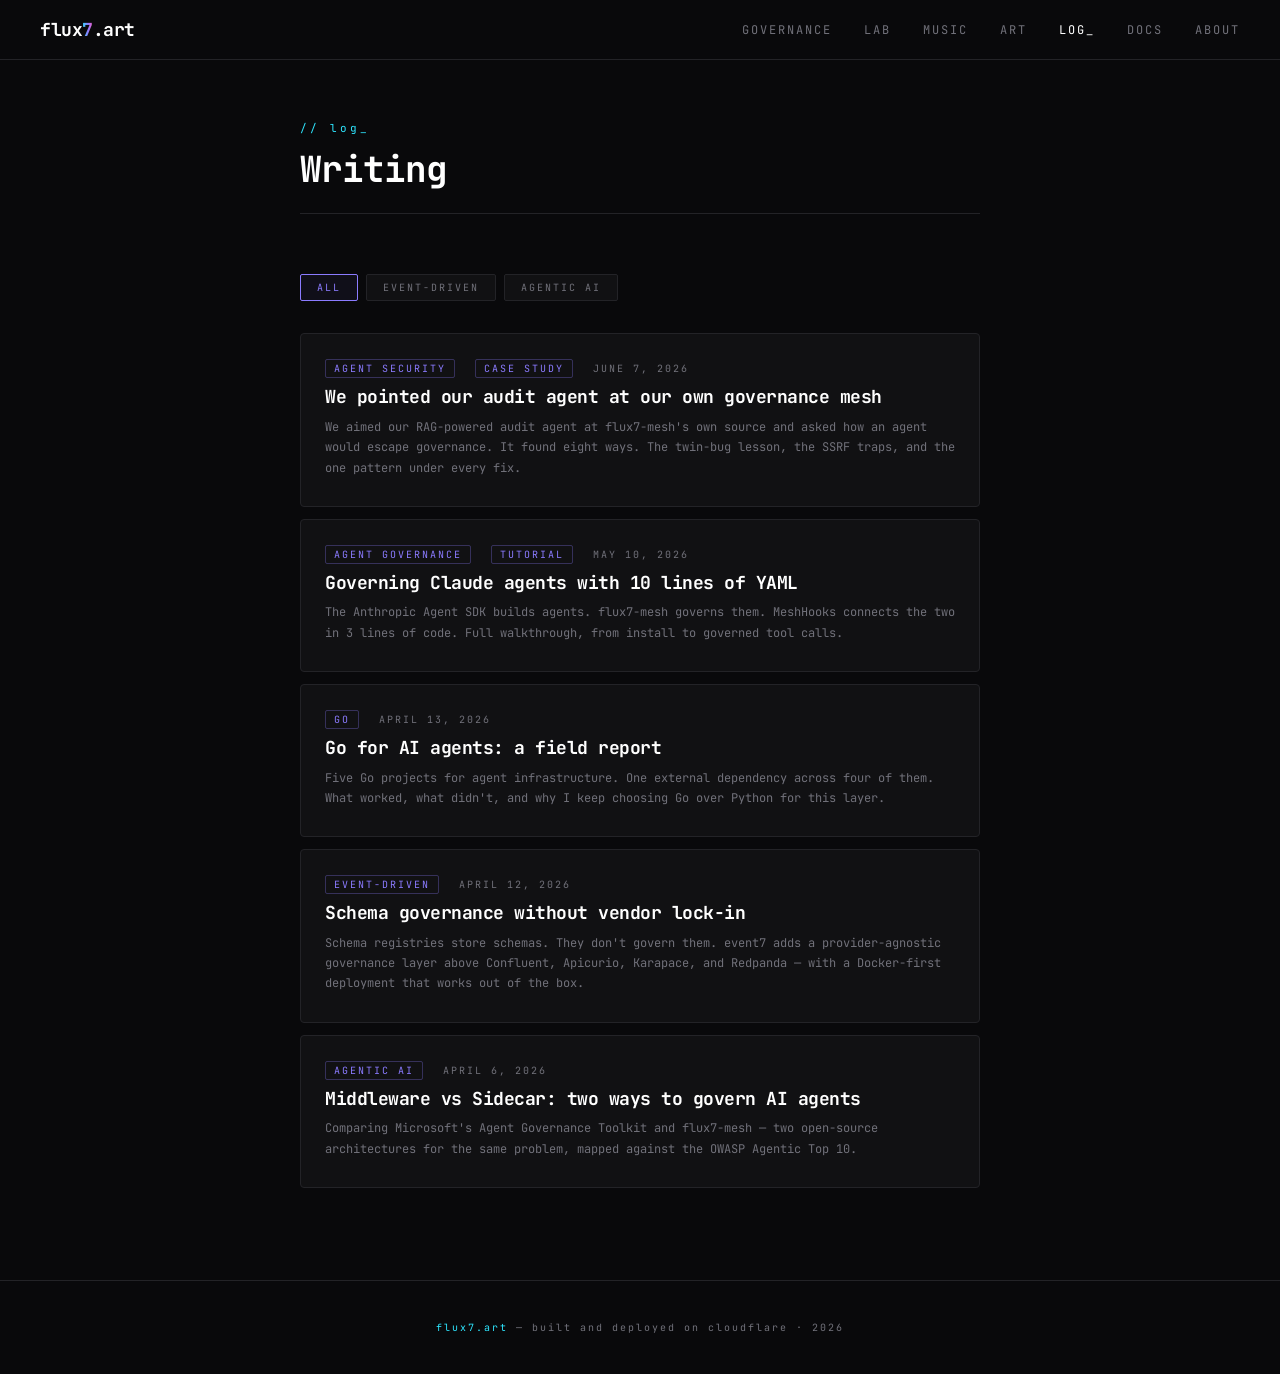
<file: blog/index.html>
<!DOCTYPE html>
<html lang="en">
<head>
<meta charset="UTF-8">
<meta name="viewport" content="width=device-width, initial-scale=1.0">
<title>log_ — flux7.art · Marc Verchiani</title>
<meta name="description" content="Essays on AI agent governance, Kafka, event streaming and MCP tooling by Marc Verchiani.">
<meta name="author" content="Marc Verchiani">
<link rel="canonical" href="https://flux7.art/blog/">
<link rel="alternate" type="application/rss+xml" title="flux7.art - log_" href="https://flux7.art/feed.xml">

<meta property="og:type" content="website">
<meta property="og:site_name" content="flux7.art">
<meta property="og:title" content="log_ — flux7.art · Marc Verchiani">
<meta property="og:description" content="Essays on AI agent governance, Kafka, event streaming and MCP tooling.">
<meta property="og:url" content="https://flux7.art/blog/">
<meta property="og:image" content="https://flux7.art/img/og.png">
<meta property="og:image:width" content="1200">
<meta property="og:image:height" content="630">

<meta name="twitter:card" content="summary_large_image">
<meta name="twitter:title" content="log_ — flux7.art · Marc Verchiani">
<meta name="twitter:description" content="Essays on AI agent governance, Kafka, event streaming and MCP tooling.">
<meta name="twitter:image" content="https://flux7.art/img/og.png">

<link rel="preconnect" href="https://fonts.googleapis.com">
<link href="https://fonts.googleapis.com/css2?family=JetBrains+Mono:wght@300;400;600;700&family=Space+Mono:wght@400;700&display=swap" rel="stylesheet">
<link rel="icon" type="image/svg+xml" href="/favicon.svg">
<link rel="stylesheet" href="/style.css">
<style>
.blog-wrapper {
  max-width: 760px;
  margin: 0 auto;
  padding: 56px 40px 80px;
  position: relative;
  z-index: 1;
}

.blog-header {
  margin-bottom: 60px;
}
.blog-header .section-num {
  font-size: 11px;
  color: var(--ax1);
  letter-spacing: 3px;
}
.blog-header h1 {
  font-size: 36px;
  font-weight: 700;
  color: #fff;
  letter-spacing: -1px;
  margin-top: 8px;
}
.blog-header .section-line {
  height: 1px;
  background: var(--border);
  margin-top: 20px;
}

.post-list { list-style: none; }

.post-item {
  display: block;
  padding: 28px 24px;
  border: 1px solid var(--border);
  border-radius: 4px;
  margin-bottom: 12px;
  text-decoration: none;
  transition: all 0.2s;
  background: var(--bg2);
}
.post-item:hover {
  border-color: var(--ax2);
  background: rgba(var(--ax2-rgb),0.03);
}
.post-item:hover .post-title { color: var(--ax2); }

.post-meta {
  font-size: 10px;
  letter-spacing: 2px;
  text-transform: uppercase;
  color: var(--text2);
  margin-bottom: 10px;
}
.post-meta .tag {
  color: var(--ax2);
  border: 1px solid rgba(var(--ax2-rgb),0.3);
  padding: 2px 8px;
  border-radius: 2px;
  margin-right: 12px;
}

.post-title {
  font-size: 18px;
  font-weight: 700;
  color: #fff;
  letter-spacing: -0.5px;
  line-height: 1.3;
  margin-bottom: 8px;
  transition: color 0.2s;
}

.post-excerpt {
  font-size: 12px;
  color: var(--text2);
  line-height: 1.7;
}

/* passe au-dessus du fond de page */
footer { position: relative; z-index: 1; }

/* ── FILTERS ── */
.section-filter {
  display: flex;
  gap: 8px;
  margin-bottom: 32px;
}
.filter-btn {
  font-family: var(--font);
  font-size: 10px;
  letter-spacing: 2px;
  text-transform: uppercase;
  background: var(--bg2);
  color: var(--text2);
  border: 1px solid var(--border);
  padding: 6px 16px;
  border-radius: 2px;
  cursor: pointer;
  transition: all 0.2s;
}
.filter-btn:hover {
  color: var(--ax2);
  border-color: rgba(var(--ax2-rgb),0.3);
}
.filter-btn.active {
  color: var(--ax2);
  border-color: var(--ax2);
  background: rgba(var(--ax2-rgb),0.06);
}

.post-item.hidden {
  display: none;
}

@media (max-width: 768px) {
  nav { padding: 16px 20px; }
  .nav-links { gap: 20px; }
  .blog-wrapper { padding: 100px 20px 60px; }
}
</style>
</head>
<body>

<nav>
  <a href="/" class="nav-logo">flux<span>7</span>.art</a>
  <div style="display:flex;align-items:center;">
    <ul class="nav-links">
      <li><a href="/#flux7">Governance</a></li>
      <li><a href="/#lab">Lab</a></li>
      <li><a href="/#music">Music</a></li>
      <li><a href="/#art">Art</a></li>
      <li><a href="/blog/" class="active">log_</a></li>
      <li><a href="https://docs.flux7.art">Docs</a></li>
      <li><a href="/about/">About</a></li>
    </ul>
    <button class="nav-toggle" aria-label="Menu" aria-expanded="false"><span></span><span></span><span></span></button>
  </div>
</nav>

<div class="blog-wrapper">
  <div class="blog-header">
    <span class="section-num">// log_</span>
    <h1>Writing</h1>
    <div class="section-line"></div>
  </div>

  <div class="section-filter">
    <button class="filter-btn active" data-filter="all">All</button>
    <button class="filter-btn" data-filter="event-driven">Event-Driven</button>
    <button class="filter-btn" data-filter="agentic-ai">Agentic AI</button>
  </div>

  <ul class="post-list">
    <a href="/blog/auditing-the-guard.html" class="post-item" data-section="agentic-ai">
      <div class="post-meta">
        <span class="tag">agent security</span>
        <span class="tag">case study</span>
        <span>June 7, 2026</span>
      </div>
      <div class="post-title">We pointed our audit agent at our own governance mesh</div>
      <p class="post-excerpt">We aimed our RAG-powered audit agent at flux7-mesh's own source and asked how an agent would escape governance. It found eight ways. The twin-bug lesson, the SSRF traps, and the one pattern under every fix.</p>
    </a>

    <a href="/blog/governing-claude-agents-yaml.html" class="post-item" data-section="agentic-ai">
      <div class="post-meta">
        <span class="tag">agent governance</span>
        <span class="tag">tutorial</span>
        <span>May 10, 2026</span>
      </div>
      <div class="post-title">Governing Claude agents with 10 lines of YAML</div>
      <p class="post-excerpt">The Anthropic Agent SDK builds agents. flux7-mesh governs them. MeshHooks connects the two in 3 lines of code. Full walkthrough, from install to governed tool calls.</p>
    </a>

    <a href="/blog/go-for-agents.html" class="post-item" data-section="agentic-ai">
      <div class="post-meta">
        <span class="tag">Go</span>
        <span>April 13, 2026</span>
      </div>
      <div class="post-title">Go for AI agents: a field report</div>
      <p class="post-excerpt">Five Go projects for agent infrastructure. One external dependency across four of them. What worked, what didn't, and why I keep choosing Go over Python for this layer.</p>
    </a>

    <a href="/blog/schema-governance-without-lockin.html" class="post-item" data-section="event-driven">
      <div class="post-meta">
        <span class="tag">event-driven</span>
        <span>April 12, 2026</span>
      </div>
      <div class="post-title">Schema governance without vendor lock-in</div>
      <p class="post-excerpt">Schema registries store schemas. They don't govern them. event7 adds a provider-agnostic governance layer above Confluent, Apicurio, Karapace, and Redpanda &mdash; with a Docker-first deployment that works out of the box.</p>
    </a>

    <a href="/blog/middleware-vs-sidecar.html" class="post-item" data-section="agentic-ai">
      <div class="post-meta">
        <span class="tag">agentic ai</span>
        <span>April 6, 2026</span>
      </div>
      <div class="post-title">Middleware vs Sidecar: two ways to govern AI agents</div>
      <p class="post-excerpt">Comparing Microsoft's Agent Governance Toolkit and flux7-mesh &mdash; two open-source architectures for the same problem, mapped against the OWASP Agentic Top 10.</p>
    </a>
  </ul>
</div>

<footer>
  <span>flux7.art</span> &mdash; built and deployed on cloudflare &middot; 2026
</footer>

<script>
document.querySelectorAll('.filter-btn').forEach(btn => {
  btn.addEventListener('click', () => {
    document.querySelectorAll('.filter-btn').forEach(b => b.classList.remove('active'));
    btn.classList.add('active');
    const filter = btn.dataset.filter;
    document.querySelectorAll('.post-item').forEach(post => {
      if (filter === 'all' || post.dataset.section === filter) {
        post.classList.remove('hidden');
      } else {
        post.classList.add('hidden');
      }
    });
  });
});
</script>

<script>
(function() {
  var toggle = document.querySelector('.nav-toggle');
  var links = document.querySelector('.nav-links');
  if (!toggle || !links) return;
  function close() { links.classList.remove('open'); toggle.classList.remove('open'); toggle.setAttribute('aria-expanded', 'false'); }
  toggle.addEventListener('click', function() {
    var open = links.classList.toggle('open');
    toggle.classList.toggle('open', open);
    toggle.setAttribute('aria-expanded', String(open));
  });
  links.querySelectorAll('a').forEach(function(a) { a.addEventListener('click', close); });
})();
</script>
</body>
</html>
</file>
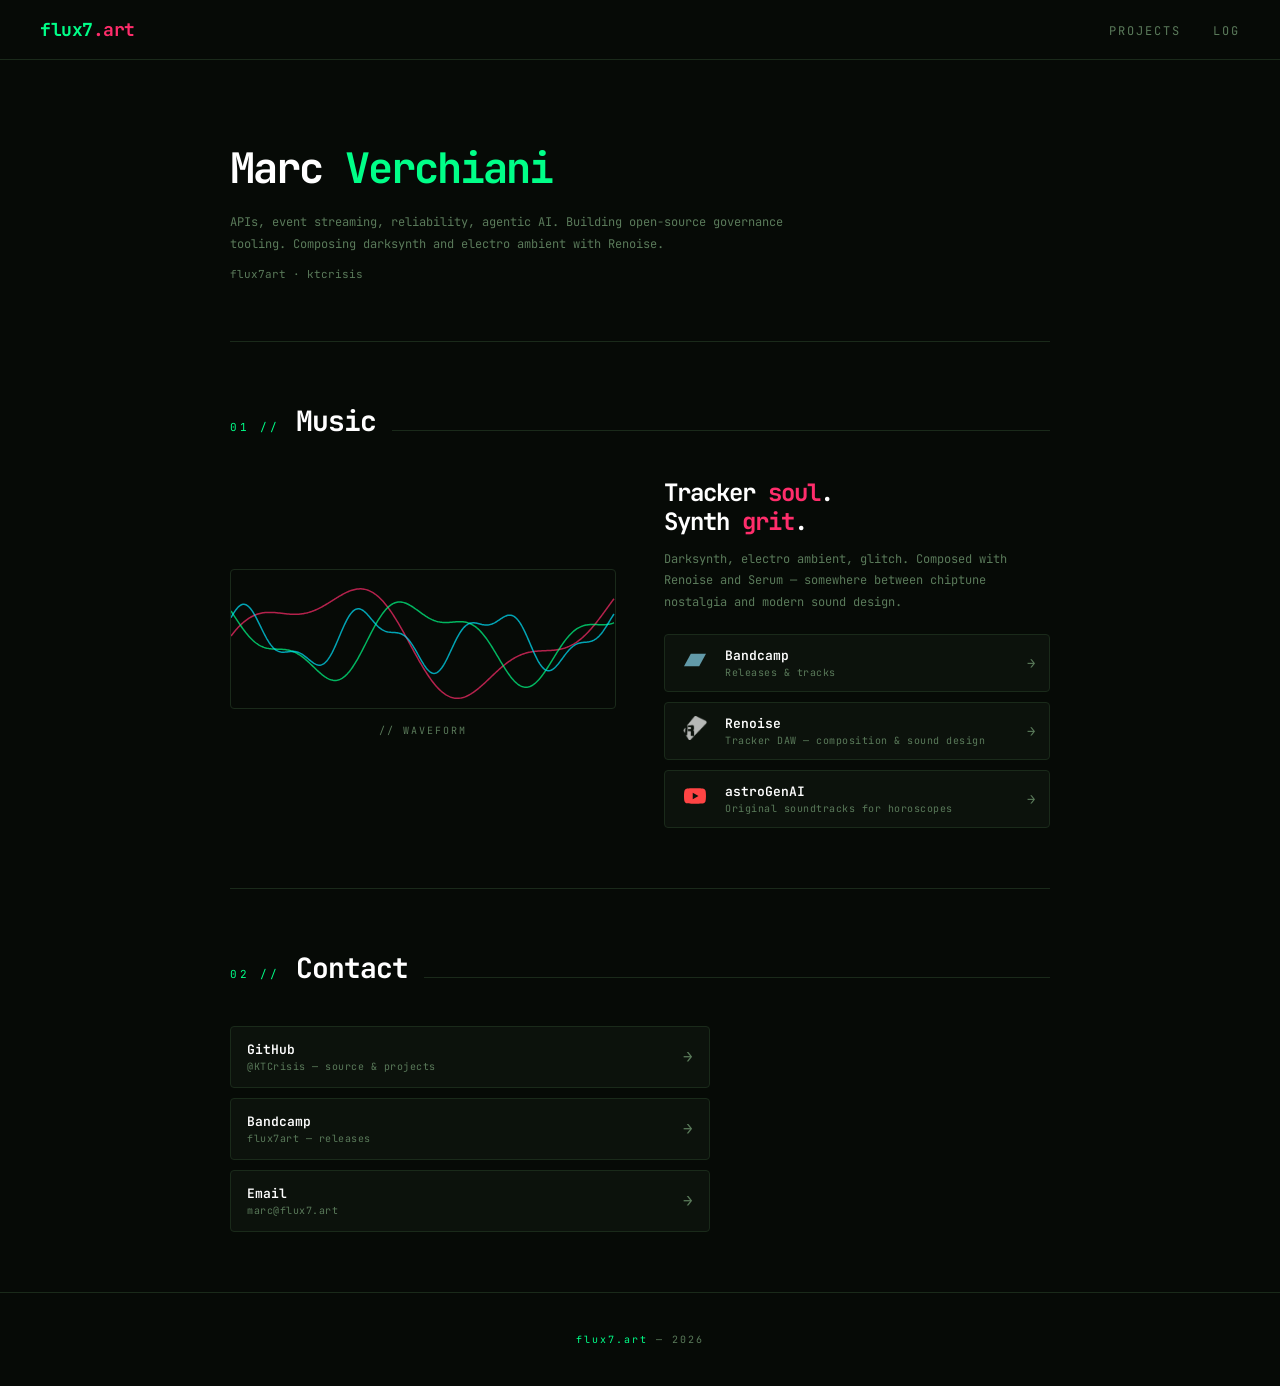
<file: perso/index.html>
<!DOCTYPE html>
<html lang="en">
<head>
<meta charset="UTF-8">
<meta name="viewport" content="width=device-width, initial-scale=1.0">
<title>Marc Verchiani — flux7.art</title>
<meta name="description" content="Engineer, music producer, open-source builder. APIs, event streaming, AI agent governance, Renoise, darksynth.">
<link rel="icon" type="image/svg+xml" href="/favicon.svg">
<link href="https://fonts.googleapis.com/css2?family=JetBrains+Mono:wght@400;700&display=swap" rel="stylesheet">
<style>
:root {
  --bg:      #060a06;
  --bg2:     #0c120c;
  --bg3:     #111811;
  --green:   #00ff88;
  --pink:    #ff2d6b;
  --cyan:    #00e5ff;
  --gold:    #ffd166;
  --text:    #b8ccb8;
  --text2:   #5a7a5a;
  --border:  #1a2a1a;
  --font:    'JetBrains Mono', monospace;
}

* { margin:0; padding:0; box-sizing:border-box; }
html { scroll-behavior: smooth; }

body {
  font-family: var(--font);
  background: var(--bg);
  color: var(--text);
  min-height: 100vh;
  overflow-x: hidden;
}

nav {
  display: flex; align-items: center; justify-content: space-between;
  padding: 18px 40px;
  border-bottom: 1px solid var(--border);
}
.nav-logo { font-size: 18px; font-weight: 700; color: var(--green); text-decoration: none; letter-spacing: -0.5px; }
.nav-logo span { color: var(--pink); }
.nav-links { display: flex; gap: 32px; list-style: none; }
.nav-links a {
  color: var(--text2); text-decoration: none; font-size: 12px;
  letter-spacing: 2px; text-transform: uppercase; transition: color 0.2s;
}
.nav-links a:hover { color: var(--green); }

.container { max-width: 900px; margin: 0 auto; padding: 0 40px; }

/* Hero */
.perso-hero {
  padding: 80px 0 60px;
  border-bottom: 1px solid var(--border);
}
.perso-hero h1 {
  font-size: 42px; font-weight: 700; color: #fff; letter-spacing: -2px; margin-bottom: 16px;
}
.perso-hero h1 span { color: var(--green); }
.perso-hero p {
  font-size: 12px; color: var(--text2); line-height: 1.8; max-width: 560px;
}
.perso-handles {
  margin-top: 12px; font-size: 11px; color: var(--text2);
}

/* Sections */
.perso-section { padding: 60px 0; border-bottom: 1px solid var(--border); }
.perso-section:last-child { border-bottom: none; }
.section-header { display: flex; align-items: baseline; gap: 16px; margin-bottom: 40px; }
.section-num { font-size: 11px; color: var(--green); letter-spacing: 3px; }
.section-title { font-size: 28px; font-weight: 700; color: #fff; letter-spacing: -1px; }
.section-line { flex: 1; height: 1px; background: var(--border); }

/* Music */
.music-grid { display: grid; grid-template-columns: 1fr 1fr; gap: 48px; align-items: center; }
#waveform-canvas { width: 100%; height: 140px; border: 1px solid var(--border); border-radius: 4px; background: var(--bg); }
.music-label { font-size: 10px; color: var(--text2); letter-spacing: 2px; text-transform: uppercase; margin-top: 10px; text-align: center; }
.music-content h3 { font-size: 24px; color: #fff; font-weight: 700; letter-spacing: -1px; margin-bottom: 12px; line-height: 1.2; }
.music-content h3 span { color: var(--pink); }
.music-content p { font-size: 12px; color: var(--text2); line-height: 1.8; margin-bottom: 20px; }
.music-tools { display: flex; flex-direction: column; gap: 10px; }
.music-tool { display: flex; align-items: center; gap: 14px; padding: 12px 14px; background: var(--bg2); border: 1px solid var(--border); border-radius: 4px; transition: all 0.2s; text-decoration: none; }
.music-tool:hover { border-color: var(--pink); background: rgba(255,45,107,0.03); }
.tool-icon { font-size: 18px; width: 32px; text-align: center; }
.tool-name { font-size: 13px; color: #fff; font-weight: 600; margin-bottom: 2px; }
.tool-desc { font-size: 10px; color: var(--text2); letter-spacing: 0.5px; }

/* Links */
.links-grid { display: flex; flex-direction: column; gap: 10px; max-width: 480px; }
.link-item { display: flex; align-items: center; justify-content: space-between; padding: 14px 16px; background: var(--bg2); border: 1px solid var(--border); border-radius: 4px; text-decoration: none; transition: all 0.2s; }
.link-item:hover { border-color: var(--green); }
.link-item:hover .link-label { color: var(--green); }
.link-item:hover .link-arrow { color: var(--green); transform: translateX(4px); }
.link-label { font-size: 13px; color: #fff; font-weight: 600; transition: color 0.2s; }
.link-sub { font-size: 10px; color: var(--text2); letter-spacing: 0.5px; margin-top: 2px; }
.link-arrow { color: var(--text2); font-size: 16px; transition: all 0.2s; }

footer { text-align: center; padding: 40px; font-size: 10px; color: var(--text2); letter-spacing: 2px; border-top: 1px solid var(--border); }
footer a { color: var(--green); text-decoration: none; }

@media (max-width: 768px) {
  .container { padding: 0 20px; }
  .music-grid { grid-template-columns: 1fr; }
  .perso-hero h1 { font-size: 32px; }
}
</style>
</head>
<body>

<nav>
  <a href="/" class="nav-logo">flux7<span>.art</span></a>
  <ul class="nav-links">
    <li><a href="/">Projects</a></li>
    <li><a href="/blog/">Log</a></li>
  </ul>
</nav>

<div class="container">

  <section class="perso-hero">
    <h1>Marc <span>Verchiani</span></h1>
    <p data-en="APIs, event streaming, reliability, agentic AI. Building open-source governance tooling. Composing darksynth and electro ambient with Renoise." data-fr="APIs, event streaming, fiabilite, IA agentique. Outils open-source de gouvernance. Composition darksynth et electro ambient avec Renoise.">APIs, event streaming, reliability, agentic AI. Building open-source governance tooling. Composing darksynth and electro ambient with Renoise.</p>
    <div class="perso-handles">flux7art · ktcrisis</div>
  </section>

  <section class="perso-section">
    <div class="section-header">
      <span class="section-num">01 //</span>
      <h2 class="section-title">Music</h2>
      <div class="section-line"></div>
    </div>
    <div class="music-grid">
      <div>
        <canvas id="waveform-canvas"></canvas>
        <div class="music-label">// waveform</div>
      </div>
      <div class="music-content">
        <h3>Tracker <span>soul</span>.<br>Synth <span>grit</span>.</h3>
        <p>Darksynth, electro ambient, glitch. Composed with Renoise and Serum — somewhere between chiptune nostalgia and modern sound design.</p>
        <div class="music-tools">
          <a href="https://flux7art.bandcamp.com" target="_blank" class="music-tool">
            <div class="tool-icon"><svg width="22" height="22" viewBox="0 0 24 24" fill="currentColor" style="color:#629aa9;"><path d="M0 18.75l7.437-13.5H24l-7.438 13.5H0z"/></svg></div>
            <div><div class="tool-name">Bandcamp</div><div class="tool-desc">Releases & tracks</div></div>
            <span style="margin-left:auto;color:var(--text2);font-size:14px;">&rarr;</span>
          </a>
          <a href="https://www.renoise.com/" target="_blank" class="music-tool">
            <div class="tool-icon"><img src="/img/renoise_logo.png" alt="Renoise" style="width:24px;height:24px;object-fit:contain;filter:brightness(0) invert(1) saturate(0) opacity(0.7);"></div>
            <div><div class="tool-name">Renoise</div><div class="tool-desc">Tracker DAW — composition & sound design</div></div>
            <span style="margin-left:auto;color:var(--text2);font-size:14px;">&rarr;</span>
          </a>
          <a href="https://www.youtube.com/@AstroGenAI-c9m/shorts" target="_blank" class="music-tool">
            <div class="tool-icon"><svg width="22" height="22" viewBox="0 0 24 24" fill="currentColor" style="color:#ff4444;"><path d="M23.498 6.186a3.016 3.016 0 0 0-2.122-2.136C19.505 3.545 12 3.545 12 3.545s-7.505 0-9.377.505A3.017 3.017 0 0 0 .502 6.186C0 8.07 0 12 0 12s0 3.93.502 5.814a3.016 3.016 0 0 0 2.122 2.136c1.871.505 9.376.505 9.376.505s7.505 0 9.377-.505a3.015 3.015 0 0 0 2.122-2.136C24 15.93 24 12 24 12s0-3.93-.502-5.814zM9.545 15.568V8.432L15.818 12l-6.273 3.568z"/></svg></div>
            <div><div class="tool-name">astroGenAI</div><div class="tool-desc">Original soundtracks for horoscopes</div></div>
            <span style="margin-left:auto;color:var(--text2);font-size:14px;">&rarr;</span>
          </a>
        </div>
      </div>
    </div>
  </section>

  <section class="perso-section">
    <div class="section-header">
      <span class="section-num">02 //</span>
      <h2 class="section-title">Contact</h2>
      <div class="section-line"></div>
    </div>
    <div class="links-grid">
      <a href="https://github.com/KTCrisis" target="_blank" class="link-item">
        <div><div class="link-label">GitHub</div><div class="link-sub">@KTCrisis — source & projects</div></div>
        <span class="link-arrow">&rarr;</span>
      </a>
      <a href="https://flux7art.bandcamp.com" target="_blank" class="link-item">
        <div><div class="link-label">Bandcamp</div><div class="link-sub">flux7art — releases</div></div>
        <span class="link-arrow">&rarr;</span>
      </a>
      <a href="mailto:marc@flux7.art" class="link-item">
        <div><div class="link-label">Email</div><div class="link-sub">marc@flux7.art</div></div>
        <span class="link-arrow">&rarr;</span>
      </a>
    </div>
  </section>

</div>

<footer>
  <a href="/">flux7.art</a> — 2026
</footer>

<script>
const wfCanvas = document.getElementById('waveform-canvas');
const wfCtx = wfCanvas.getContext('2d');
function resizeWaveform() { wfCanvas.width = wfCanvas.clientWidth * window.devicePixelRatio; wfCanvas.height = wfCanvas.clientHeight * window.devicePixelRatio; }
resizeWaveform();
window.addEventListener('resize', resizeWaveform);

let wfT = 0;
function drawWaveform() {
  const w = wfCanvas.width, h = wfCanvas.height;
  wfCtx.clearRect(0, 0, w, h);
  const waves = [
    { color: '#ff2d6b', amp: 0.35, freq: 0.02, speed: 0.04, offset: 0 },
    { color: '#00ff88', amp: 0.25, freq: 0.03, speed: 0.06, offset: 1 },
    { color: '#00e5ff', amp: 0.18, freq: 0.05, speed: 0.03, offset: 2 },
  ];
  waves.forEach(wave => {
    wfCtx.beginPath(); wfCtx.strokeStyle = wave.color;
    wfCtx.lineWidth = 1.5 * window.devicePixelRatio; wfCtx.globalAlpha = 0.7;
    for (let x = 0; x < w; x++) {
      const amp = wave.amp * h;
      const y = h / 2 + Math.sin(x * wave.freq + wfT * wave.speed + wave.offset) * amp + Math.sin(x * wave.freq * 2.3 + wfT * wave.speed * 1.5) * (amp * 0.4);
      x === 0 ? wfCtx.moveTo(x, y) : wfCtx.lineTo(x, y);
    }
    wfCtx.stroke(); wfCtx.globalAlpha = 1;
  });
  wfT++;
  requestAnimationFrame(drawWaveform);
}
drawWaveform();
</script>
</body>
</html>
</file>
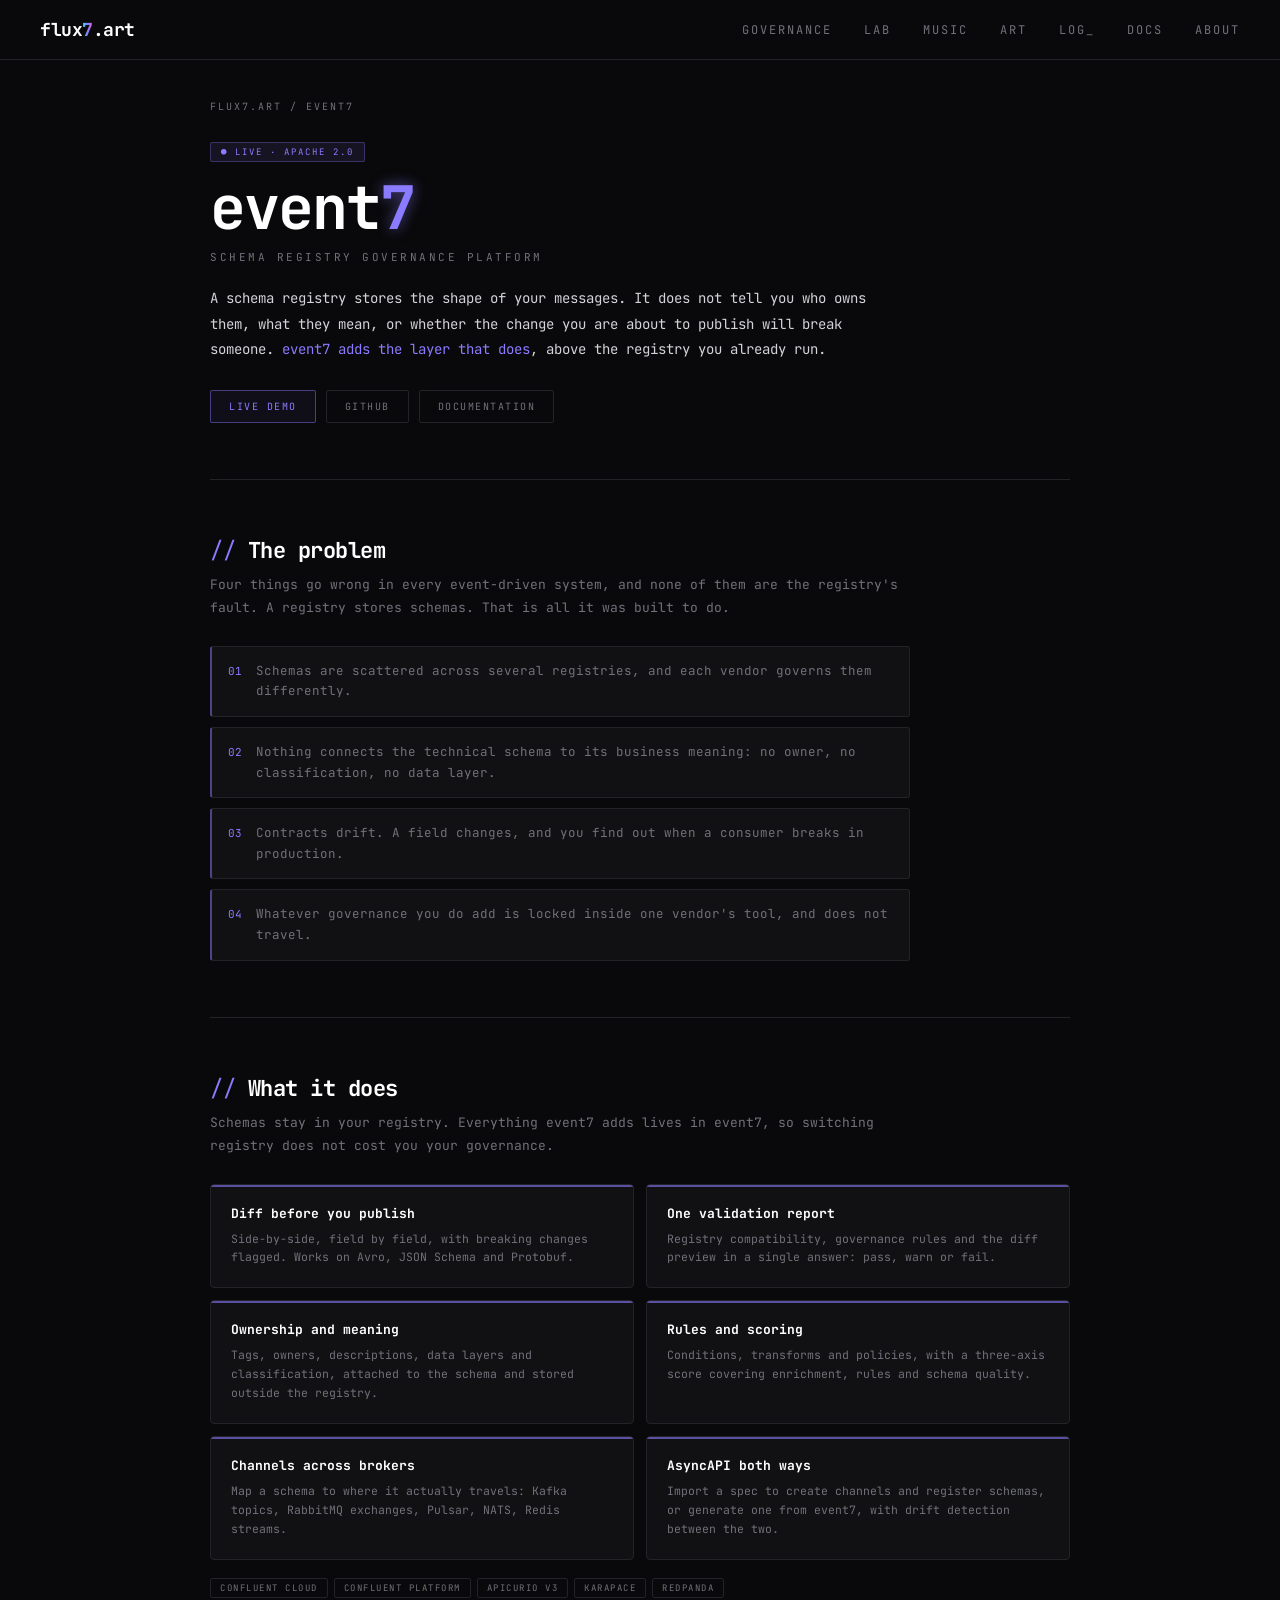
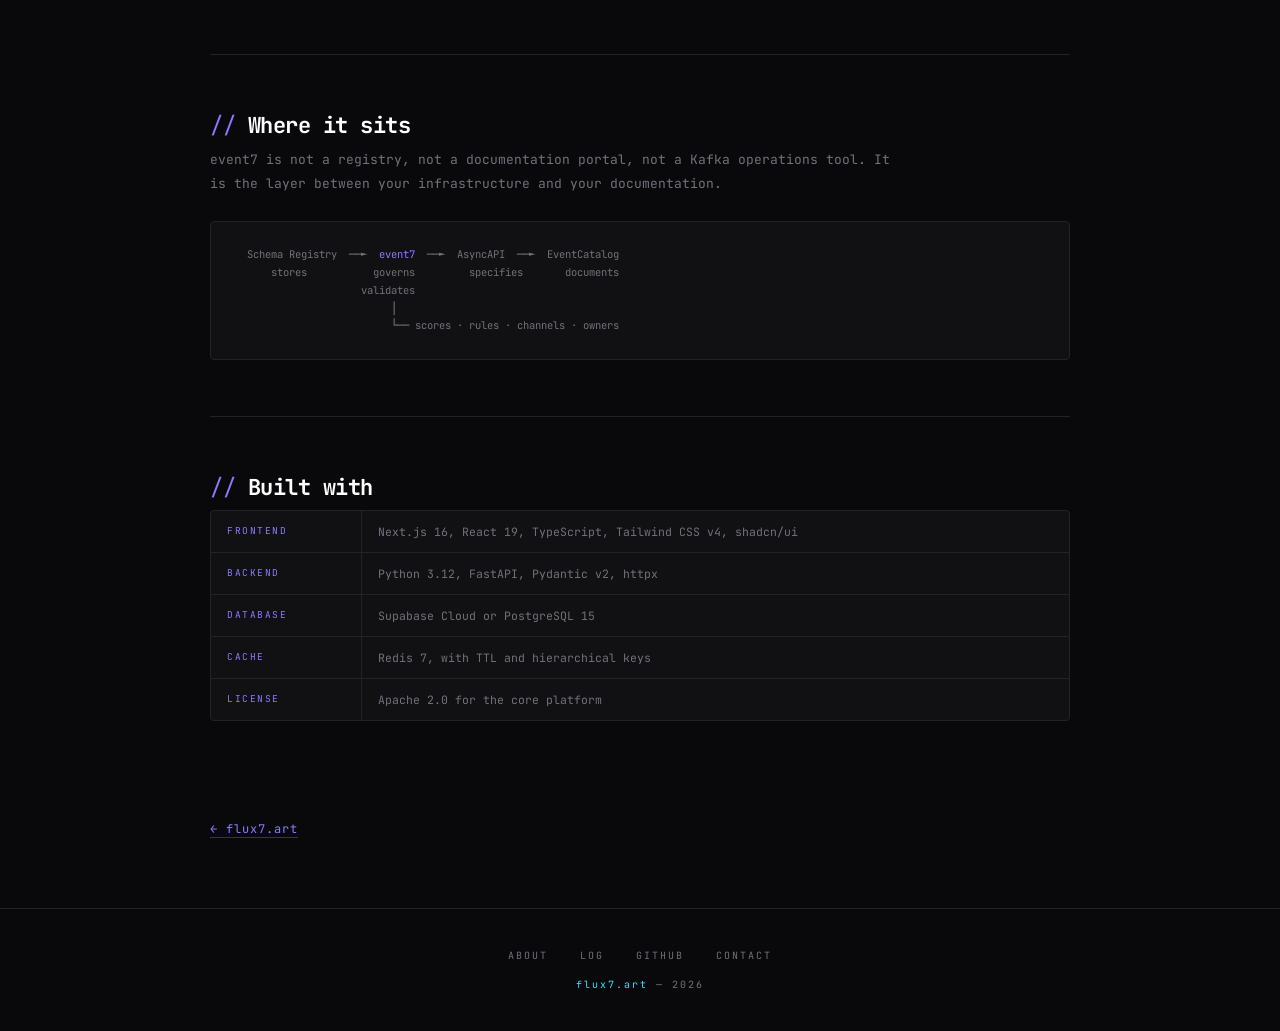
<file: projects/event7/index.html>
<!DOCTYPE html>
<html lang="en">
<head>
<meta charset="UTF-8">
<meta name="viewport" content="width=device-width, initial-scale=1.0">
<title>event7 — schema registry governance · flux7.art</title>
<meta name="description" content="event7 adds a provider-agnostic governance layer above schema registries: ownership, rules, scoring, channels and AsyncAPI, across Confluent, Apicurio, Karapace and Redpanda.">
<meta name="author" content="Marc Verchiani">
<link rel="canonical" href="https://flux7.art/projects/event7/">

<meta property="og:type" content="website">
<meta property="og:site_name" content="flux7.art">
<meta property="og:title" content="event7 — schema registry governance">
<meta property="og:description" content="A schema registry stores your message shapes. It doesn't govern them. event7 adds the layer that does.">
<meta property="og:url" content="https://flux7.art/projects/event7/">
<meta property="og:image" content="https://flux7.art/img/og.png">

<meta name="twitter:card" content="summary_large_image">
<meta name="twitter:title" content="event7 — schema registry governance">
<meta name="twitter:description" content="A schema registry stores your message shapes. It doesn't govern them. event7 adds the layer that does.">
<meta name="twitter:image" content="https://flux7.art/img/og.png">

<script type="application/ld+json">
{
  "@context": "https://schema.org",
  "@type": "SoftwareApplication",
  "name": "event7",
  "applicationCategory": "DeveloperApplication",
  "description": "Provider-agnostic governance layer for schema registries.",
  "license": "https://www.apache.org/licenses/LICENSE-2.0",
  "url": "https://flux7.art/projects/event7/",
  "codeRepository": "https://github.com/KTCrisis/event7",
  "author": { "@type": "Person", "name": "Marc Verchiani", "@id": "https://flux7.art/#marc" }
}
</script>

<link rel="preconnect" href="https://fonts.googleapis.com">
<link href="https://fonts.googleapis.com/css2?family=JetBrains+Mono:wght@300;400;600;700&display=swap" rel="stylesheet">
<link rel="icon" type="image/svg+xml" href="/favicon.svg">
<link rel="stylesheet" href="/style.css">
<link rel="stylesheet" href="/project.css">
</head>
<body class="axis-2">

<nav>
  <a href="/" class="nav-logo">flux<span>7</span>.art</a>
  <div class="nav-right">
    <ul class="nav-links" id="nav-links">
      <li><a href="/#flux7">Governance</a></li>
      <li><a href="/#lab">Lab</a></li>
      <li><a href="/#music">Music</a></li>
      <li><a href="/#art">Art</a></li>
      <li><a href="/blog/">log_</a></li>
      <li><a href="https://docs.flux7.art">Docs</a></li>
      <li><a href="/about/">About</a></li>
    </ul>
    <button class="nav-toggle" id="nav-toggle" aria-label="Menu" aria-expanded="false">
      <span></span><span></span><span></span>
    </button>
  </div>
</nav>

<div class="wrap">

  <div class="crumb"><a href="/">flux7.art</a> / event7</div>

  <header class="p-head">
    <span class="p-status">● live · apache 2.0</span>
    <h1 class="p-title">event<span class="seven">7</span></h1>
    <div class="p-tagline">Schema registry governance platform</div>
    <p class="p-lede">
      A schema registry stores the shape of your messages. It does not tell you who owns them,
      what they mean, or whether the change you are about to publish will break someone.
      <b>event7 adds the layer that does</b>, above the registry you already run.
    </p>
    <div class="p-actions">
      <a class="p-btn p-btn-main" href="https://event7.pages.dev" target="_blank">Live demo</a>
      <a class="p-btn" href="https://github.com/KTCrisis/event7" target="_blank">GitHub</a>
      <a class="p-btn" href="https://event7.pages.dev/docs" target="_blank">Documentation</a>
    </div>
  </header>

  <section class="p-section">
    <h2>The problem</h2>
    <p>Four things go wrong in every event-driven system, and none of them are the registry's fault. A registry stores schemas. That is all it was built to do.</p>
    <div class="p-pains">
      <div class="p-pain"><span>01</span><p>Schemas are scattered across several registries, and each vendor governs them differently.</p></div>
      <div class="p-pain"><span>02</span><p>Nothing connects the technical schema to its business meaning: no owner, no classification, no data layer.</p></div>
      <div class="p-pain"><span>03</span><p>Contracts drift. A field changes, and you find out when a consumer breaks in production.</p></div>
      <div class="p-pain"><span>04</span><p>Whatever governance you do add is locked inside one vendor's tool, and does not travel.</p></div>
    </div>
  </section>

  <section class="p-section">
    <h2>What it does</h2>
    <p>Schemas stay in your registry. Everything event7 adds lives in event7, so switching registry does not cost you your governance.</p>
    <div class="p-grid">
      <div class="p-item">
        <h3>Diff before you publish</h3>
        <p>Side-by-side, field by field, with breaking changes flagged. Works on Avro, JSON Schema and Protobuf.</p>
      </div>
      <div class="p-item">
        <h3>One validation report</h3>
        <p>Registry compatibility, governance rules and the diff preview in a single answer: pass, warn or fail.</p>
      </div>
      <div class="p-item">
        <h3>Ownership and meaning</h3>
        <p>Tags, owners, descriptions, data layers and classification, attached to the schema and stored outside the registry.</p>
      </div>
      <div class="p-item">
        <h3>Rules and scoring</h3>
        <p>Conditions, transforms and policies, with a three-axis score covering enrichment, rules and schema quality.</p>
      </div>
      <div class="p-item">
        <h3>Channels across brokers</h3>
        <p>Map a schema to where it actually travels: Kafka topics, RabbitMQ exchanges, Pulsar, NATS, Redis streams.</p>
      </div>
      <div class="p-item">
        <h3>AsyncAPI both ways</h3>
        <p>Import a spec to create channels and register schemas, or generate one from event7, with drift detection between the two.</p>
      </div>
    </div>
    <div class="p-tags">
      <span class="p-tag">Confluent Cloud</span>
      <span class="p-tag">Confluent Platform</span>
      <span class="p-tag">Apicurio v3</span>
      <span class="p-tag">Karapace</span>
      <span class="p-tag">Redpanda</span>
    </div>
  </section>

  <section class="p-section">
    <h2>Where it sits</h2>
    <p>event7 is not a registry, not a documentation portal, not a Kafka operations tool. It is the layer between your infrastructure and your documentation.</p>
    <div class="p-diagram">
<pre>  Schema Registry  ──►  <b>event7</b>  ──►  AsyncAPI  ──►  EventCatalog
      stores           governs         specifies       documents
                     validates
                          │
                          └── scores · rules · channels · owners</pre>
    </div>
  </section>

  <section class="p-section">
    <h2>Built with</h2>
    <div class="p-stack">
      <div class="k">Frontend</div><div class="v">Next.js 16, React 19, TypeScript, Tailwind CSS v4, shadcn/ui</div>
      <div class="k">Backend</div><div class="v">Python 3.12, FastAPI, Pydantic v2, httpx</div>
      <div class="k">Database</div><div class="v">Supabase Cloud or PostgreSQL 15</div>
      <div class="k">Cache</div><div class="v">Redis 7, with TTL and hierarchical keys</div>
      <div class="k">License</div><div class="v">Apache 2.0 for the core platform</div>
    </div>
  </section>

  <div class="p-next">
    <a href="/">← flux7.art</a>
  </div>

</div>

<footer>
  <div style="display:flex;justify-content:center;gap:32px;margin-bottom:16px;">
    <a href="/about/">About</a>
    <a href="/blog/">Log</a>
    <a href="https://github.com/KTCrisis">GitHub</a>
    <a href="mailto:contact@flux7.art">Contact</a>
  </div>
  <span>flux7.art</span> — 2026
</footer>

<script>
const navToggle = document.getElementById('nav-toggle');
const navLinks = document.getElementById('nav-links');
navToggle.addEventListener('click', () => {
  const open = navLinks.classList.toggle('open');
  navToggle.classList.toggle('open', open);
  navToggle.setAttribute('aria-expanded', open ? 'true' : 'false');
});
</script>

</body>
</html>
</file>
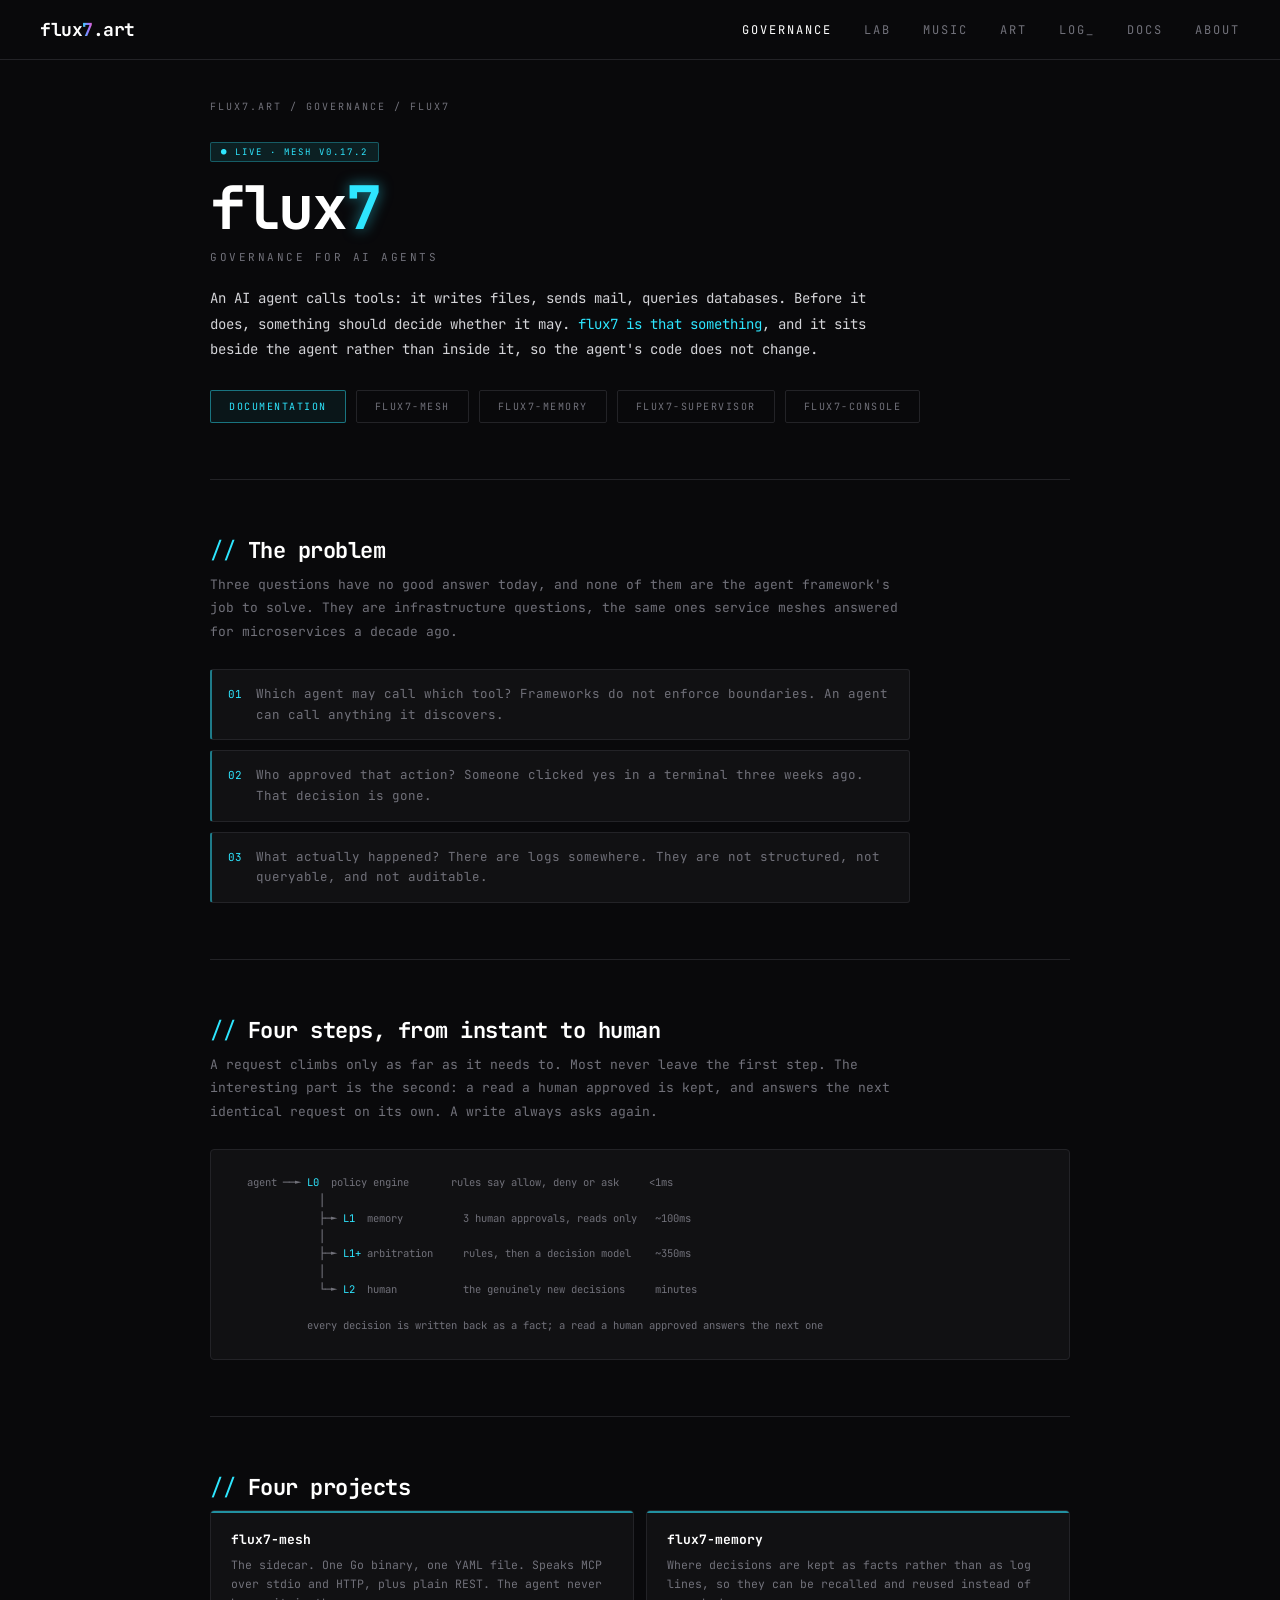
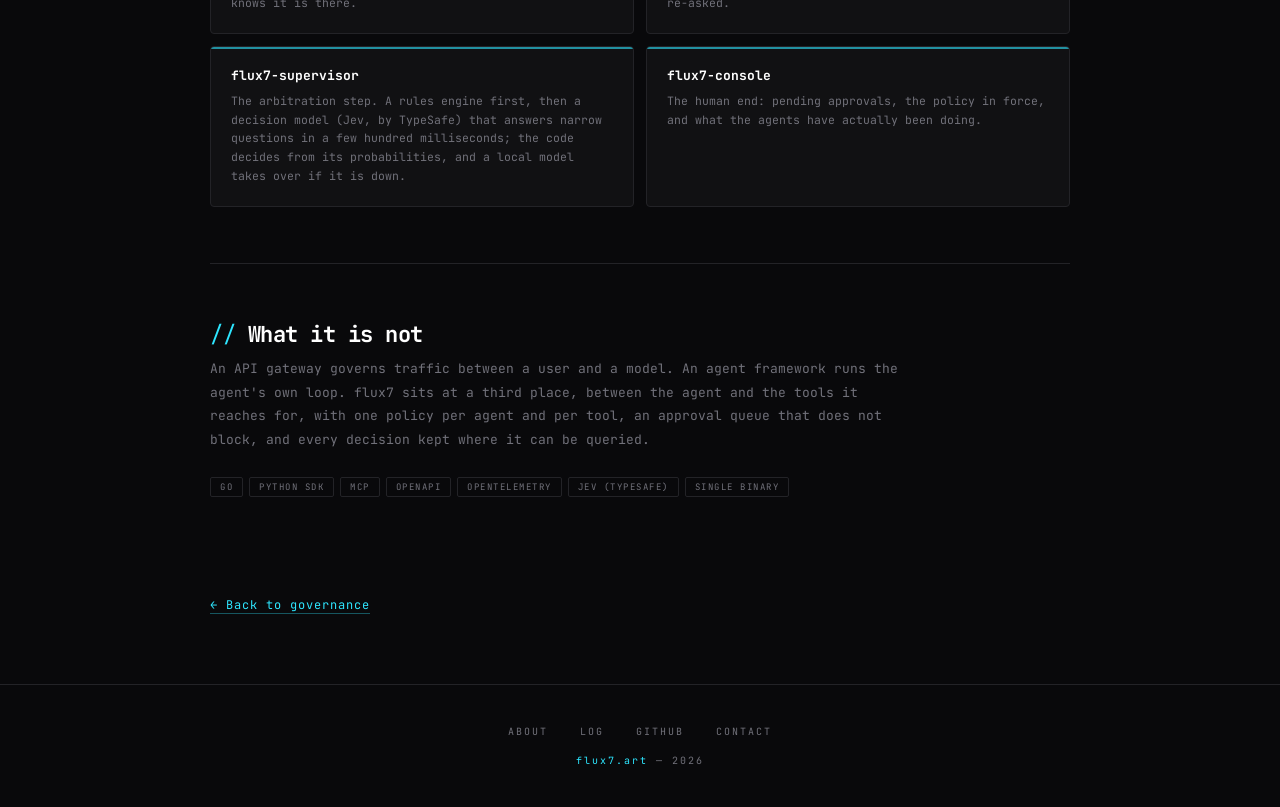
<file: projects/flux7/index.html>
<!DOCTYPE html>
<html lang="en">
<head>
<meta charset="UTF-8">
<meta name="viewport" content="width=device-width, initial-scale=1.0">
<title>flux7 — governance for AI agents · flux7.art</title>
<meta name="description" content="flux7 decides what an AI agent is allowed to do: a policy engine in under a millisecond, past decisions kept in memory, an arbitration for unclear cases, and a human when it matters.">
<meta name="author" content="Marc Verchiani">
<link rel="canonical" href="https://flux7.art/projects/flux7/">

<meta property="og:type" content="website">
<meta property="og:site_name" content="flux7.art">
<meta property="og:title" content="flux7 — governance for AI agents">
<meta property="og:description" content="A sidecar between agents and their tools. Four layers, from a sub-millisecond policy engine to human oversight.">
<meta property="og:url" content="https://flux7.art/projects/flux7/">
<meta property="og:image" content="https://flux7.art/img/og.png">

<meta name="twitter:card" content="summary_large_image">
<meta name="twitter:title" content="flux7 — governance for AI agents">
<meta name="twitter:description" content="A sidecar between agents and their tools. Four layers, from a sub-millisecond policy engine to human oversight.">
<meta name="twitter:image" content="https://flux7.art/img/og.png">

<script type="application/ld+json">
{
  "@context": "https://schema.org",
  "@type": "SoftwareApplication",
  "name": "flux7-mesh",
  "applicationCategory": "DeveloperApplication",
  "description": "Sidecar proxy that governs which tools an AI agent may call.",
  "url": "https://flux7.art/projects/flux7/",
  "codeRepository": "https://github.com/KTCrisis/flux7-mesh",
  "author": { "@type": "Person", "name": "Marc Verchiani", "@id": "https://flux7.art/#marc" }
}
</script>

<link rel="preconnect" href="https://fonts.googleapis.com">
<link href="https://fonts.googleapis.com/css2?family=JetBrains+Mono:wght@300;400;600;700&display=swap" rel="stylesheet">
<link rel="icon" type="image/svg+xml" href="/favicon.svg">
<link rel="stylesheet" href="/style.css">
<link rel="stylesheet" href="/project.css">
</head>
<body class="axis-1">

<nav>
  <a href="/" class="nav-logo">flux<span>7</span>.art</a>
  <div class="nav-right">
    <ul class="nav-links" id="nav-links">
      <li><a href="/#flux7" class="active">Governance</a></li>
      <li><a href="/#lab">Lab</a></li>
      <li><a href="/#music">Music</a></li>
      <li><a href="/#art">Art</a></li>
      <li><a href="/blog/">log_</a></li>
      <li><a href="https://docs.flux7.art">Docs</a></li>
      <li><a href="/about/">About</a></li>
    </ul>
    <button class="nav-toggle" id="nav-toggle" aria-label="Menu" aria-expanded="false">
      <span></span><span></span><span></span>
    </button>
  </div>
</nav>

<div class="wrap">

  <div class="crumb"><a href="/">flux7.art</a> / <a href="/#flux7">Governance</a> / flux7</div>

  <header class="p-head">
    <span class="p-status">● live · mesh v0.17.2</span>
    <h1 class="p-title">flux<span class="seven">7</span></h1>
    <div class="p-tagline">Governance for AI agents</div>
    <p class="p-lede">
      An AI agent calls tools: it writes files, sends mail, queries databases. Before it does,
      something should decide whether it may. <b>flux7 is that something</b>, and it sits beside
      the agent rather than inside it, so the agent's code does not change.
    </p>
    <div class="p-actions">
      <a class="p-btn p-btn-main" href="https://docs.flux7.art" target="_blank">Documentation</a>
      <a class="p-btn" href="https://github.com/KTCrisis/flux7-mesh" target="_blank">flux7-mesh</a>
      <a class="p-btn" href="https://github.com/KTCrisis/flux7-memory" target="_blank">flux7-memory</a>
      <a class="p-btn" href="https://github.com/KTCrisis/flux7-supervisor" target="_blank">flux7-supervisor</a>
      <a class="p-btn" href="https://github.com/KTCrisis/flux7-console" target="_blank">flux7-console</a>
    </div>
  </header>

  <section class="p-section">
    <h2>The problem</h2>
    <p>Three questions have no good answer today, and none of them are the agent framework's job to solve. They are infrastructure questions, the same ones service meshes answered for microservices a decade ago.</p>
    <div class="p-pains">
      <div class="p-pain"><span>01</span><p>Which agent may call which tool? Frameworks do not enforce boundaries. An agent can call anything it discovers.</p></div>
      <div class="p-pain"><span>02</span><p>Who approved that action? Someone clicked yes in a terminal three weeks ago. That decision is gone.</p></div>
      <div class="p-pain"><span>03</span><p>What actually happened? There are logs somewhere. They are not structured, not queryable, and not auditable.</p></div>
    </div>
  </section>

  <section class="p-section">
    <h2>Four steps, from instant to human</h2>
    <p>A request climbs only as far as it needs to. Most never leave the first step. The interesting part is the second: a read a human approved is kept, and answers the next identical request on its own. A write always asks again.</p>
    <div class="p-diagram">
<pre>  agent ──► <b>L0</b>  policy engine       rules say allow, deny or ask     &lt;1ms
              │
              ├─► <b>L1</b>  memory          3 human approvals, reads only   ~100ms
              │
              ├─► <b>L1+</b> arbitration     rules, then a decision model    ~350ms
              │
              └─► <b>L2</b>  human           the genuinely new decisions     minutes

            every decision is written back as a fact; a read a human approved answers the next one</pre>
    </div>
  </section>

  <section class="p-section">
    <h2>Four projects</h2>
    <div class="p-grid">
      <div class="p-item">
        <h3>flux7-mesh</h3>
        <p>The sidecar. One Go binary, one YAML file. Speaks MCP over stdio and HTTP, plus plain REST. The agent never knows it is there.</p>
      </div>
      <div class="p-item">
        <h3>flux7-memory</h3>
        <p>Where decisions are kept as facts rather than as log lines, so they can be recalled and reused instead of re-asked.</p>
      </div>
      <div class="p-item">
        <h3>flux7-supervisor</h3>
        <p>The arbitration step. A rules engine first, then a decision model (Jev, by TypeSafe) that answers narrow questions in a few hundred milliseconds; the code decides from its probabilities, and a local model takes over if it is down.</p>
      </div>
      <div class="p-item">
        <h3>flux7-console</h3>
        <p>The human end: pending approvals, the policy in force, and what the agents have actually been doing.</p>
      </div>
    </div>
  </section>

  <section class="p-section">
    <h2>What it is not</h2>
    <p>An API gateway governs traffic between a user and a model. An agent framework runs the agent's own loop. flux7 sits at a third place, between the agent and the tools it reaches for, with one policy per agent and per tool, an approval queue that does not block, and every decision kept where it can be queried.</p>
    <div class="p-tags">
      <span class="p-tag">Go</span>
      <span class="p-tag">Python SDK</span>
      <span class="p-tag">MCP</span>
      <span class="p-tag">OpenAPI</span>
      <span class="p-tag">OpenTelemetry</span>
      <span class="p-tag">Jev (TypeSafe)</span>
      <span class="p-tag">single binary</span>
    </div>
  </section>

  <div class="p-next">
    <a href="/#flux7">← Back to governance</a>
  </div>

</div>

<footer>
  <div style="display:flex;justify-content:center;gap:32px;margin-bottom:16px;">
    <a href="/about/">About</a>
    <a href="/blog/">Log</a>
    <a href="https://github.com/KTCrisis">GitHub</a>
    <a href="mailto:contact@flux7.art">Contact</a>
  </div>
  <span>flux7.art</span> — 2026
</footer>

<script>
const navToggle = document.getElementById('nav-toggle');
const navLinks = document.getElementById('nav-links');
navToggle.addEventListener('click', () => {
  const open = navLinks.classList.toggle('open');
  navToggle.classList.toggle('open', open);
  navToggle.setAttribute('aria-expanded', open ? 'true' : 'false');
});
</script>

</body>
</html>
</file>
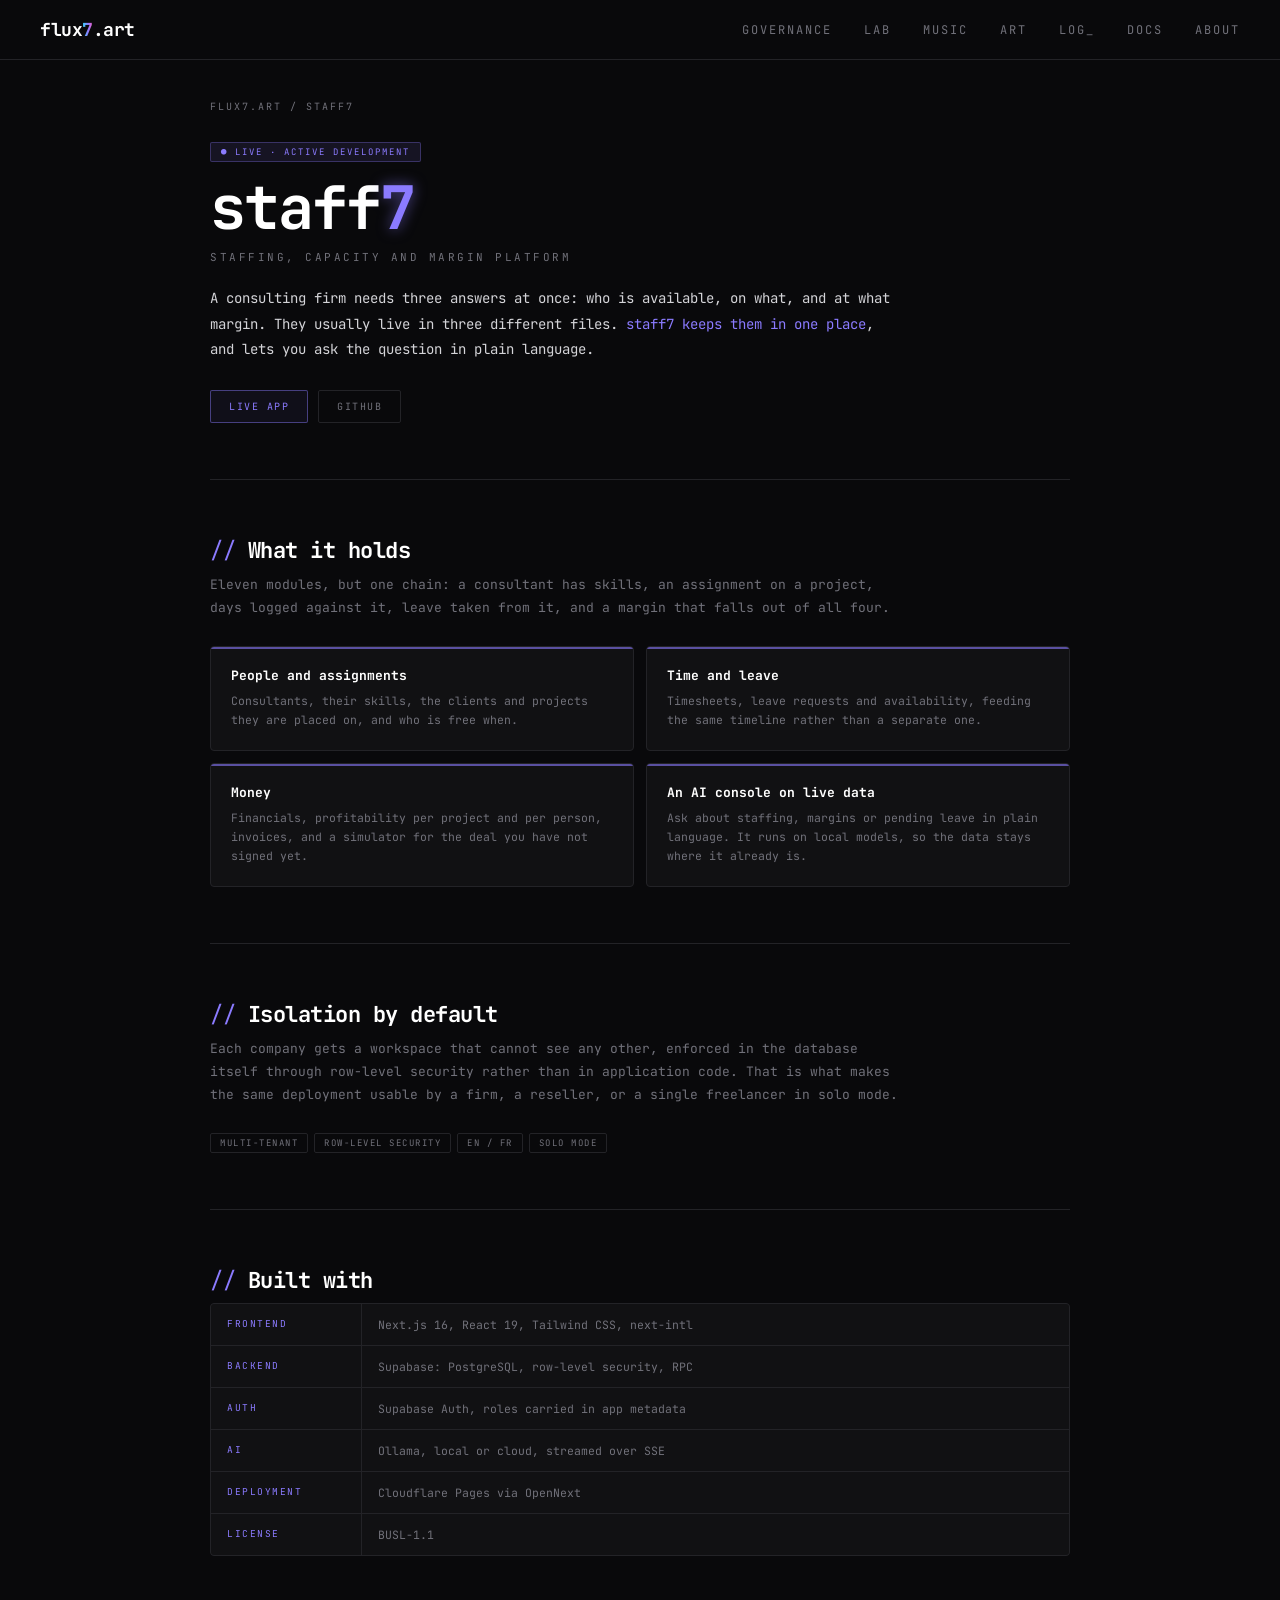
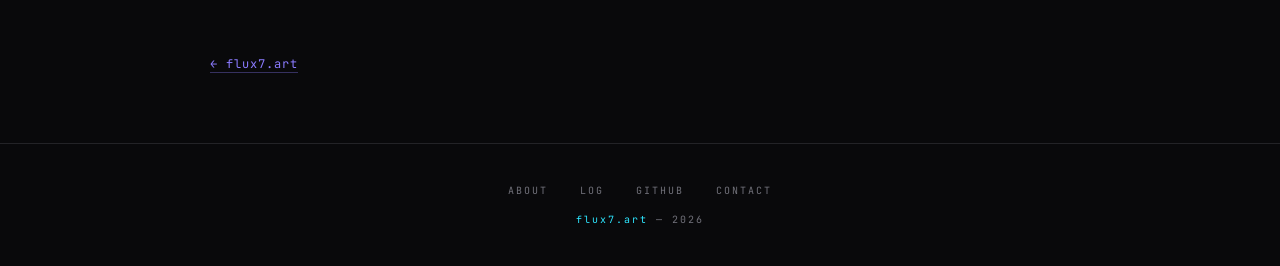
<file: projects/staff7/index.html>
<!DOCTYPE html>
<html lang="en">
<head>
<meta charset="UTF-8">
<meta name="viewport" content="width=device-width, initial-scale=1.0">
<title>staff7 — staffing, capacity and margin · flux7.art</title>
<meta name="description" content="staff7 connects skills, assignments, timesheets and financials for consulting firms, with a natural-language console running on local models.">
<meta name="author" content="Marc Verchiani">
<link rel="canonical" href="https://flux7.art/projects/staff7/">

<meta property="og:type" content="website">
<meta property="og:site_name" content="flux7.art">
<meta property="og:title" content="staff7 — staffing, capacity and margin">
<meta property="og:description" content="Who is available, on what, at what margin. One platform, multi-tenant, with an AI console on live data.">
<meta property="og:url" content="https://flux7.art/projects/staff7/">
<meta property="og:image" content="https://flux7.art/img/og.png">

<meta name="twitter:card" content="summary_large_image">
<meta name="twitter:title" content="staff7 — staffing, capacity and margin">
<meta name="twitter:description" content="Who is available, on what, at what margin. One platform, multi-tenant, with an AI console on live data.">
<meta name="twitter:image" content="https://flux7.art/img/og.png">

<script type="application/ld+json">
{
  "@context": "https://schema.org",
  "@type": "SoftwareApplication",
  "name": "staff7",
  "applicationCategory": "BusinessApplication",
  "description": "Staffing, capacity and margin platform for consulting firms.",
  "url": "https://flux7.art/projects/staff7/",
  "codeRepository": "https://github.com/KTCrisis/staffd",
  "author": { "@type": "Person", "name": "Marc Verchiani", "@id": "https://flux7.art/#marc" }
}
</script>

<link rel="preconnect" href="https://fonts.googleapis.com">
<link href="https://fonts.googleapis.com/css2?family=JetBrains+Mono:wght@300;400;600;700&display=swap" rel="stylesheet">
<link rel="icon" type="image/svg+xml" href="/favicon.svg">
<link rel="stylesheet" href="/style.css">
<link rel="stylesheet" href="/project.css">
</head>
<body class="axis-2">

<nav>
  <a href="/" class="nav-logo">flux<span>7</span>.art</a>
  <div class="nav-right">
    <ul class="nav-links" id="nav-links">
      <li><a href="/#flux7">Governance</a></li>
      <li><a href="/#lab">Lab</a></li>
      <li><a href="/#music">Music</a></li>
      <li><a href="/#art">Art</a></li>
      <li><a href="/blog/">log_</a></li>
      <li><a href="https://docs.flux7.art">Docs</a></li>
      <li><a href="/about/">About</a></li>
    </ul>
    <button class="nav-toggle" id="nav-toggle" aria-label="Menu" aria-expanded="false">
      <span></span><span></span><span></span>
    </button>
  </div>
</nav>

<div class="wrap">

  <div class="crumb"><a href="/">flux7.art</a> / staff7</div>

  <header class="p-head">
    <span class="p-status">● live · active development</span>
    <h1 class="p-title">staff<span class="seven">7</span></h1>
    <div class="p-tagline">Staffing, capacity and margin platform</div>
    <p class="p-lede">
      A consulting firm needs three answers at once: who is available, on what, and at what margin.
      They usually live in three different files. <b>staff7 keeps them in one place</b>, and lets you
      ask the question in plain language.
    </p>
    <div class="p-actions">
      <a class="p-btn p-btn-main" href="https://staffd.pages.dev/" target="_blank">Live app</a>
      <a class="p-btn" href="https://github.com/KTCrisis/staffd" target="_blank">GitHub</a>
    </div>
  </header>

  <section class="p-section">
    <h2>What it holds</h2>
    <p>Eleven modules, but one chain: a consultant has skills, an assignment on a project, days logged against it, leave taken from it, and a margin that falls out of all four.</p>
    <div class="p-grid">
      <div class="p-item">
        <h3>People and assignments</h3>
        <p>Consultants, their skills, the clients and projects they are placed on, and who is free when.</p>
      </div>
      <div class="p-item">
        <h3>Time and leave</h3>
        <p>Timesheets, leave requests and availability, feeding the same timeline rather than a separate one.</p>
      </div>
      <div class="p-item">
        <h3>Money</h3>
        <p>Financials, profitability per project and per person, invoices, and a simulator for the deal you have not signed yet.</p>
      </div>
      <div class="p-item">
        <h3>An AI console on live data</h3>
        <p>Ask about staffing, margins or pending leave in plain language. It runs on local models, so the data stays where it already is.</p>
      </div>
    </div>
  </section>

  <section class="p-section">
    <h2>Isolation by default</h2>
    <p>Each company gets a workspace that cannot see any other, enforced in the database itself through row-level security rather than in application code. That is what makes the same deployment usable by a firm, a reseller, or a single freelancer in solo mode.</p>
    <div class="p-tags">
      <span class="p-tag">multi-tenant</span>
      <span class="p-tag">row-level security</span>
      <span class="p-tag">EN / FR</span>
      <span class="p-tag">solo mode</span>
    </div>
  </section>

  <section class="p-section">
    <h2>Built with</h2>
    <div class="p-stack">
      <div class="k">Frontend</div><div class="v">Next.js 16, React 19, Tailwind CSS, next-intl</div>
      <div class="k">Backend</div><div class="v">Supabase: PostgreSQL, row-level security, RPC</div>
      <div class="k">Auth</div><div class="v">Supabase Auth, roles carried in app metadata</div>
      <div class="k">AI</div><div class="v">Ollama, local or cloud, streamed over SSE</div>
      <div class="k">Deployment</div><div class="v">Cloudflare Pages via OpenNext</div>
      <div class="k">License</div><div class="v">BUSL-1.1</div>
    </div>
  </section>

  <div class="p-next">
    <a href="/">← flux7.art</a>
  </div>

</div>

<footer>
  <div style="display:flex;justify-content:center;gap:32px;margin-bottom:16px;">
    <a href="/about/">About</a>
    <a href="/blog/">Log</a>
    <a href="https://github.com/KTCrisis">GitHub</a>
    <a href="mailto:contact@flux7.art">Contact</a>
  </div>
  <span>flux7.art</span> — 2026
</footer>

<script>
const navToggle = document.getElementById('nav-toggle');
const navLinks = document.getElementById('nav-links');
navToggle.addEventListener('click', () => {
  const open = navLinks.classList.toggle('open');
  navToggle.classList.toggle('open', open);
  navToggle.setAttribute('aria-expanded', open ? 'true' : 'false');
});
</script>

</body>
</html>
</file>
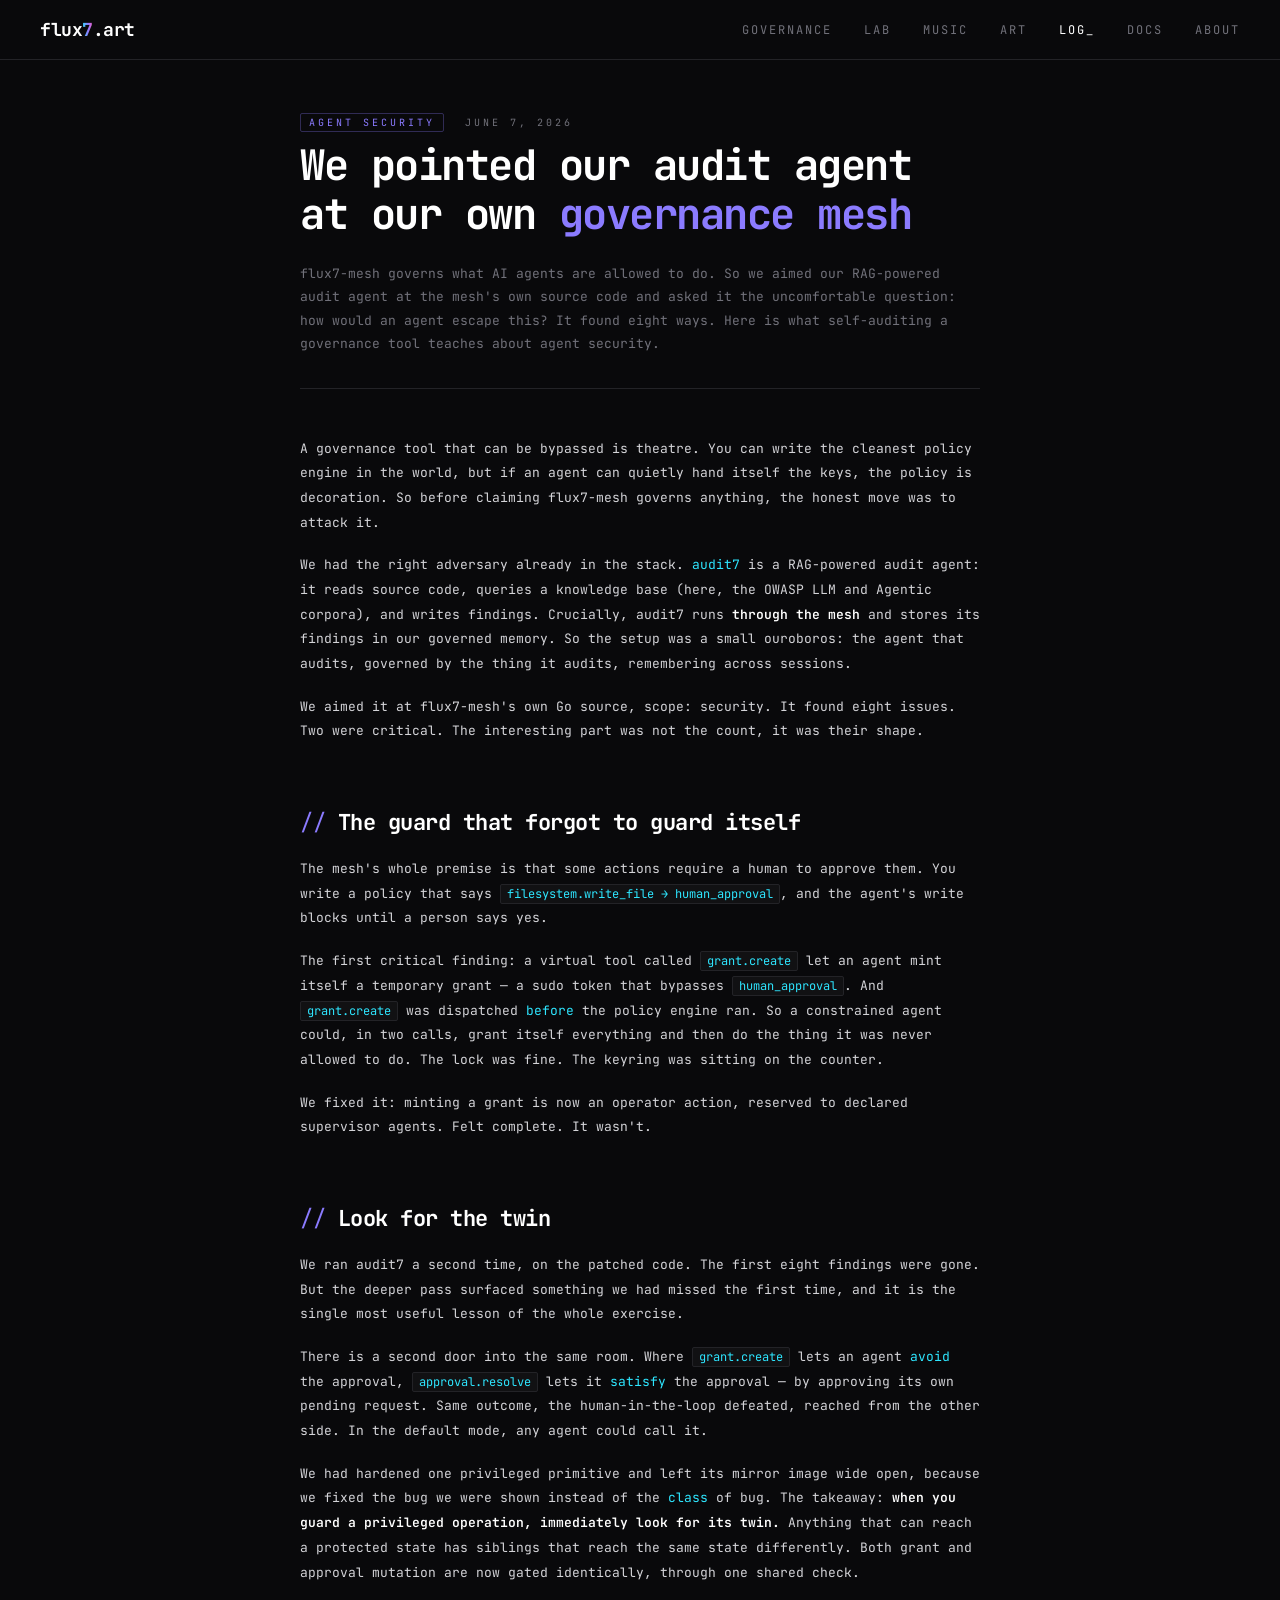
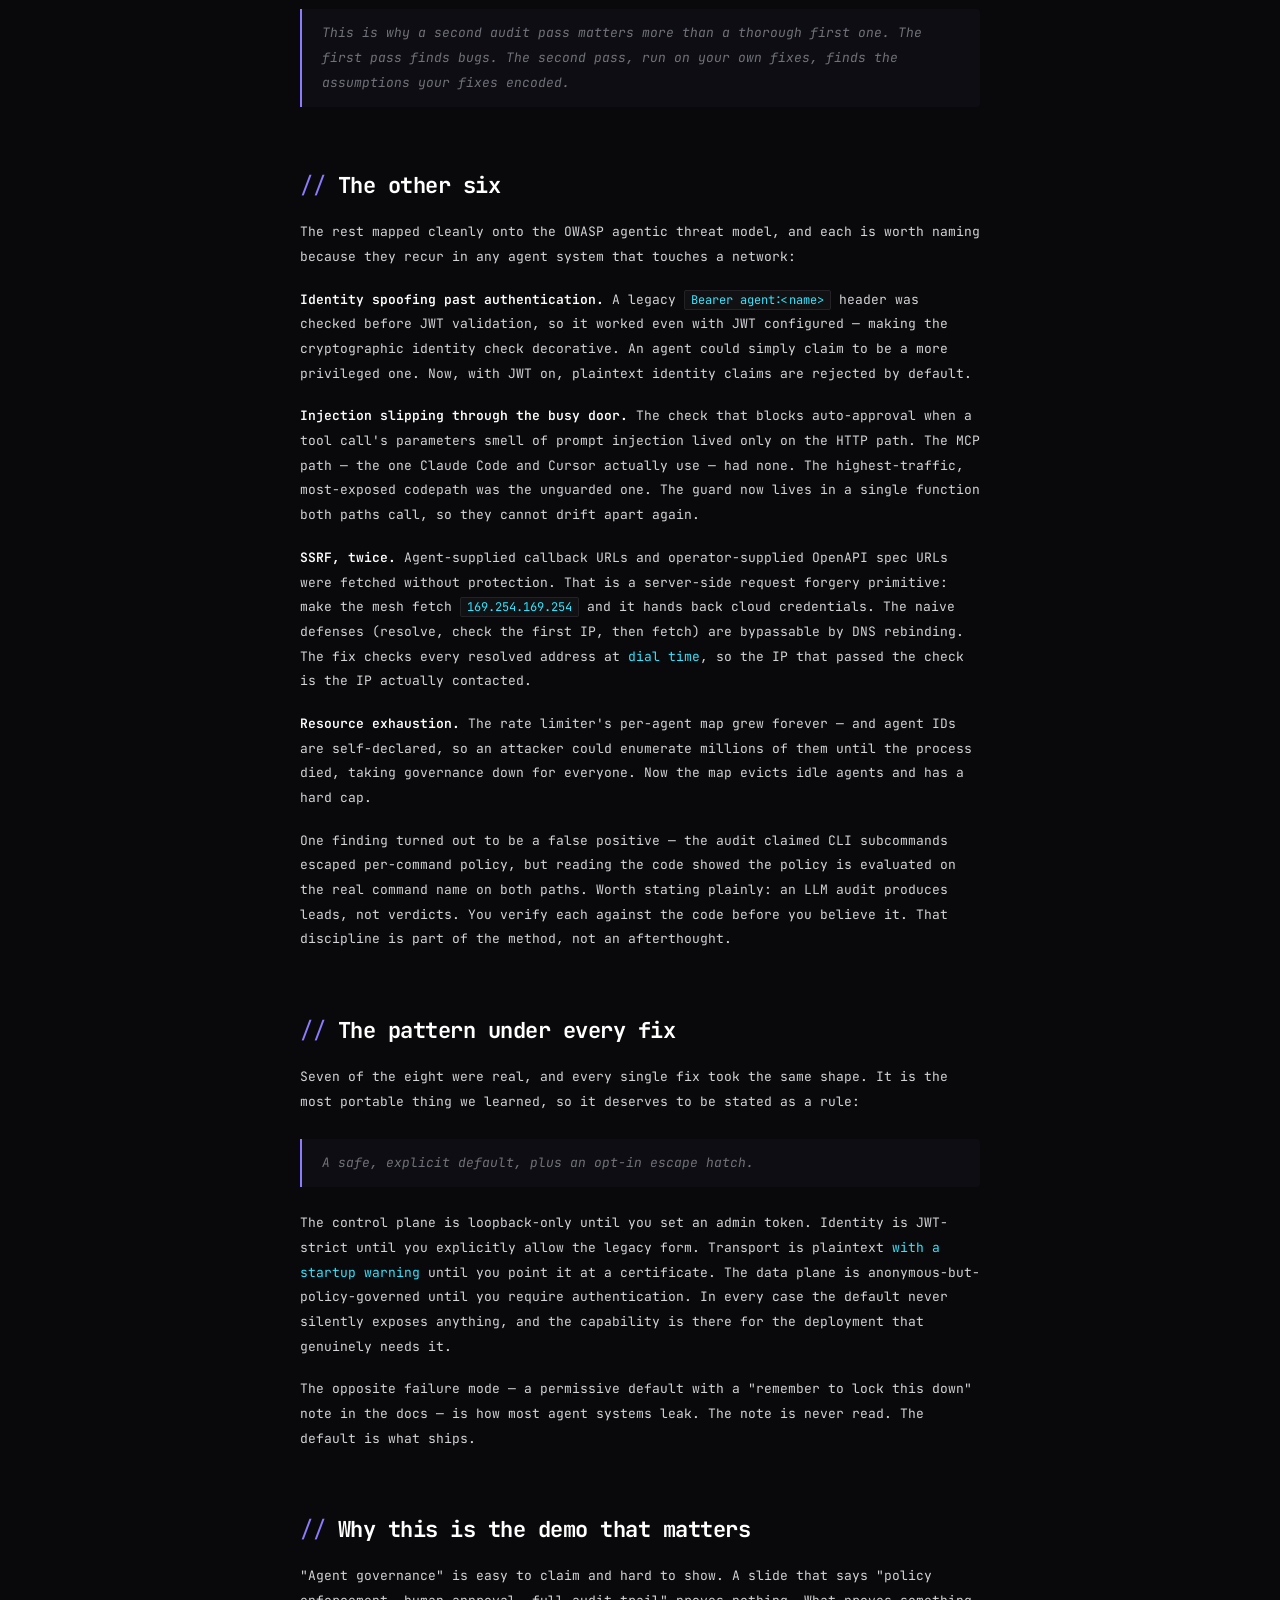
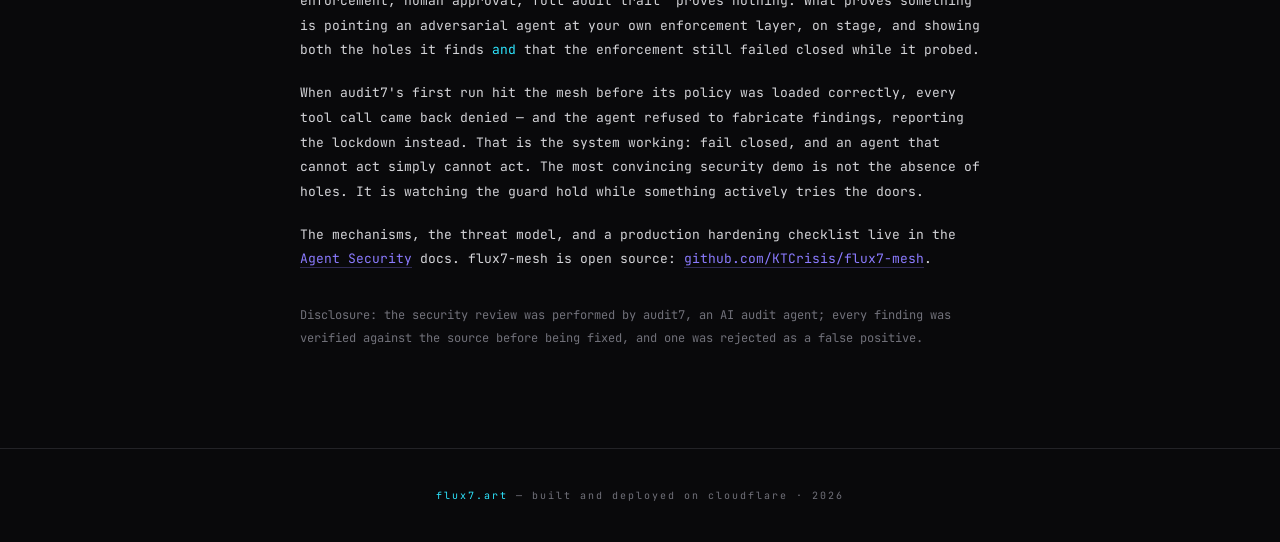
<file: blog/auditing-the-guard.html>
<!DOCTYPE html>
<html lang="en">
<head>
<meta charset="UTF-8">
<meta name="viewport" content="width=device-width, initial-scale=1.0">
<title>We pointed our audit agent at our own governance mesh — flux7.art</title>
<meta name="description" content="We aimed our RAG-powered audit agent at flux7-mesh's own source. It found eight ways an agent could escape governance. What self-auditing a governance tool teaches about AI agent security.">
<meta name="author" content="Marc Verchiani">
<meta name="keywords" content="AI agent security, flux7-mesh, OWASP Agentic Top 10, OWASP LLM Top 10, prompt injection, SSRF, agent governance, MCP, audit">
<link rel="canonical" href="https://flux7.art/blog/auditing-the-guard.html">

<meta property="og:type" content="article">
<meta property="og:site_name" content="flux7.art">
<meta property="og:title" content="We pointed our audit agent at our own governance mesh">
<meta property="og:description" content="We aimed our audit agent at flux7-mesh's own source. Eight ways an agent could escape governance, and how we closed them.">
<meta property="og:url" content="https://flux7.art/blog/auditing-the-guard.html">
<meta property="og:image" content="https://flux7.art/img/og.png">
<meta property="og:image:width" content="1200">
<meta property="og:image:height" content="630">
<meta property="article:author" content="Marc Verchiani">
<meta property="article:published_time" content="2026-06-07">
<meta property="article:section" content="AI Agent Governance">
<meta property="article:tag" content="flux7-mesh">
<meta property="article:tag" content="OWASP Agentic Top 10">
<meta property="article:tag" content="MCP">

<meta name="twitter:card" content="summary_large_image">
<meta name="twitter:title" content="We pointed our audit agent at our own governance mesh">
<meta name="twitter:description" content="Microsoft Agent Governance Toolkit vs flux7-mesh — mapped against the OWASP Agentic Top 10.">
<meta name="twitter:image" content="https://flux7.art/img/og.png">

<script type="application/ld+json">
{
  "@context": "https://schema.org",
  "@type": "BlogPosting",
  "headline": "We pointed our audit agent at our own governance mesh",
  "description": "We aimed our audit agent at flux7-mesh's own source. Eight ways an agent could escape governance, and how we closed them.",
  "author": {
    "@type": "Person",
    "name": "Marc Verchiani",
    "url": "https://flux7.art/"
  },
  "datePublished": "2026-06-07",
  "image": "https://flux7.art/img/og.png",
  "mainEntityOfPage": "https://flux7.art/blog/auditing-the-guard.html"
}
</script>

<link rel="preconnect" href="https://fonts.googleapis.com">
<link href="https://fonts.googleapis.com/css2?family=JetBrains+Mono:wght@300;400;600;700&family=Space+Mono:wght@400;700&display=swap" rel="stylesheet">
<link rel="icon" type="image/svg+xml" href="/favicon.svg">
<link rel="stylesheet" href="/style.css">
<style>
:root {
  --bg:      #09090b;
  --bg2:     #111113;
  --bg3:     #18181b;
  --green:   #2ee6ff;
  --pink:    #ff5cc8;
  --cyan:    #2ee6ff;
  --gold:    #ffd166;
  --purple:  #8b7bff;
  --teal:    #8b7bff;
  --dim:     #3f3f46;
  --text:    #d4d4d8;
  --text2:   #71717a;
  --border:  #232327;
  --font:    'JetBrains Mono', monospace;
}

* { margin:0; padding:0; box-sizing:border-box; }
html { scroll-behavior: smooth; }

body {
  font-family: var(--font);
  background: var(--bg);
  color: var(--text);
  min-height: 100vh;
  overflow-x: hidden;
}



/* ── ARTICLE ── */
.article-wrapper {
  max-width: 760px;
  margin: 0 auto;
  padding: 56px 40px 80px;
  position: relative;
  z-index: 1;
}

.article-meta {
  font-size: 10px;
  letter-spacing: 3px;
  text-transform: uppercase;
  color: var(--text2);
  margin-bottom: 12px;
}
.article-meta .tag {
  color: var(--purple);
  border: 1px solid rgba(139,123,255,0.3);
  padding: 2px 8px;
  border-radius: 2px;
  margin-right: 12px;
}
.article-meta .date { color: var(--text2); }

.article-title {
  font-size: clamp(28px, 5vw, 42px);
  font-weight: 700;
  color: #fff;
  letter-spacing: -1.5px;
  line-height: 1.15;
  margin-bottom: 24px;
}
.article-title em { font-style: normal; color: var(--purple); }

.article-subtitle {
  font-size: 13px;
  color: var(--text2);
  line-height: 1.8;
  margin-bottom: 48px;
  padding-bottom: 32px;
  border-bottom: 1px solid var(--border);
}

/* ── PROSE ── */
.prose h2 {
  font-size: 22px;
  font-weight: 700;
  color: #fff;
  letter-spacing: -0.5px;
  margin: 48px 0 20px;
  padding-top: 16px;
}
.prose h2::before {
  content: '// ';
  color: var(--purple);
  font-weight: 400;
}

.prose p {
  font-size: 13px;
  line-height: 1.9;
  color: var(--text);
  margin-bottom: 18px;
}

.prose strong { color: #fff; font-weight: 600; }
.prose em { color: var(--cyan); font-style: normal; }

.prose a {
  color: var(--purple);
  text-decoration: none;
  border-bottom: 1px solid rgba(139,123,255,0.3);
  transition: border-color 0.2s;
}
.prose a:hover { border-color: var(--purple); }

.prose ul, .prose ol {
  margin: 0 0 18px 20px;
  font-size: 13px;
  line-height: 1.9;
}
.prose li { margin-bottom: 6px; }
.prose li::marker { color: var(--purple); }

.prose blockquote {
  border-left: 2px solid var(--purple);
  padding: 12px 20px;
  margin: 24px 0;
  background: rgba(139,123,255,0.03);
  border-radius: 0 4px 4px 0;
}
.prose blockquote p { color: var(--text2); margin-bottom: 0; font-style: italic; }

.prose code {
  font-family: var(--font);
  font-size: 12px;
  background: var(--bg2);
  border: 1px solid var(--border);
  padding: 1px 6px;
  border-radius: 2px;
  color: var(--green);
}

.prose pre {
  background: var(--bg2);
  border: 1px solid var(--border);
  border-radius: 4px;
  padding: 20px;
  margin: 24px 0;
  overflow-x: auto;
  font-size: 12px;
  line-height: 1.7;
}
.prose pre code {
  background: none;
  border: none;
  padding: 0;
  color: var(--text);
}

/* ── TABLES ── */
.prose table {
  width: 100%;
  border-collapse: collapse;
  margin: 24px 0;
  font-size: 11px;
}
.prose th {
  text-align: left;
  font-size: 9px;
  letter-spacing: 2px;
  text-transform: uppercase;
  color: var(--purple);
  padding: 10px 12px;
  border-bottom: 1px solid var(--border);
  background: var(--bg2);
}
.prose td {
  padding: 10px 12px;
  border-bottom: 1px solid var(--border);
  color: var(--text);
  line-height: 1.6;
  vertical-align: top;
}
.prose tr:hover td { background: rgba(139,123,255,0.02); }

/* ── DIVIDER ── */
.prose hr {
  border: none;
  height: 1px;
  background: var(--border);
  margin: 48px 0;
}

/* ── FOOTER NOTE ── */
.article-footer {
  margin-top: 48px;
  padding-top: 32px;
  border-top: 1px solid var(--border);
  font-size: 12px;
  color: var(--text2);
  line-height: 1.8;
}
.article-footer a { color: var(--purple); text-decoration: none; border-bottom: 1px solid rgba(139,123,255,0.3); }
.article-footer a:hover { border-color: var(--purple); }

.back-link {
  display: inline-flex;
  align-items: center;
  gap: 8px;
  margin-top: 32px;
  font-size: 11px;
  letter-spacing: 2px;
  text-transform: uppercase;
  color: var(--text2);
  text-decoration: none;
  transition: color 0.2s;
}
.back-link:hover { color: var(--green); }

/* ── FOOTER ── */
footer {
  text-align: center;
  padding: 40px;
  border-top: 1px solid var(--border);
  font-size: 10px;
  color: var(--text2);
  letter-spacing: 2px;
  position: relative;
  z-index: 1;
}
footer span { color: var(--green); }

/* ── RESPONSIVE ── */

@media (max-width: 768px) {
  .article-wrapper { padding: 40px 20px 60px; }
  .prose table { font-size: 10px; }
  .prose th, .prose td { padding: 8px 6px; }
}
@media (max-width: 680px) {
  .nav-toggle { display: flex; }
  .nav-links {
    position: absolute; top: 100%; right: 16px; left: 16px;
    flex-direction: column; gap: 0;
    margin-top: 8px; padding: 6px;
    background: var(--bg2); border: 1px solid var(--border); border-radius: 6px;
    box-shadow: 0 14px 44px rgba(0,0,0,0.6);
    display: none;
  }
  .nav-links.open { display: flex; }
  .nav-links li { width: 100%; list-style: none; }
  .nav-links a { display: block; padding: 11px 14px; }
}
</style>
</head>
<body>

<nav>
  <a href="/" class="nav-logo">flux<span>7</span>.art</a>
  <div style="display:flex;align-items:center;">
    <ul class="nav-links">
      <li><a href="/#flux7">Governance</a></li>
      <li><a href="/#lab">Lab</a></li>
      <li><a href="/#music">Music</a></li>
      <li><a href="/#art">Art</a></li>
      <li><a href="/blog/" class="active">log_</a></li>
      <li><a href="https://docs.flux7.art">Docs</a></li>
      <li><a href="/about/">About</a></li>
    </ul>
    <button class="nav-toggle" aria-label="Menu" aria-expanded="false"><span></span><span></span><span></span></button>
  </div>
</nav>

<article class="article-wrapper">
  <div class="article-meta">
    <span class="tag">agent security</span>
    <span class="date">June 7, 2026</span>
  </div>

  <h1 class="article-title">We pointed our audit agent at our own <em>governance mesh</em></h1>

  <p class="article-subtitle">
    flux7-mesh governs what AI agents are allowed to do. So we aimed our RAG-powered audit agent at the mesh's own source code and asked it the uncomfortable question: how would an agent escape this? It found eight ways. Here is what self-auditing a governance tool teaches about agent security.
  </p>

  <div class="prose">

    <p>A governance tool that can be bypassed is theatre. You can write the cleanest policy engine in the world, but if an agent can quietly hand itself the keys, the policy is decoration. So before claiming flux7-mesh governs anything, the honest move was to attack it.</p>

    <p>We had the right adversary already in the stack. <em>audit7</em> is a RAG-powered audit agent: it reads source code, queries a knowledge base (here, the OWASP LLM and Agentic corpora), and writes findings. Crucially, audit7 runs <strong>through the mesh</strong> and stores its findings in our governed memory. So the setup was a small ouroboros: the agent that audits, governed by the thing it audits, remembering across sessions.</p>

    <p>We aimed it at flux7-mesh's own Go source, scope: security. It found eight issues. Two were critical. The interesting part was not the count, it was their shape.</p>

    <h2>The guard that forgot to guard itself</h2>

    <p>The mesh's whole premise is that some actions require a human to approve them. You write a policy that says <code>filesystem.write_file → human_approval</code>, and the agent's write blocks until a person says yes.</p>

    <p>The first critical finding: a virtual tool called <code>grant.create</code> let an agent mint itself a temporary grant — a sudo token that bypasses <code>human_approval</code>. And <code>grant.create</code> was dispatched <em>before</em> the policy engine ran. So a constrained agent could, in two calls, grant itself everything and then do the thing it was never allowed to do. The lock was fine. The keyring was sitting on the counter.</p>

    <p>We fixed it: minting a grant is now an operator action, reserved to declared supervisor agents. Felt complete. It wasn't.</p>

    <h2>Look for the twin</h2>

    <p>We ran audit7 a second time, on the patched code. The first eight findings were gone. But the deeper pass surfaced something we had missed the first time, and it is the single most useful lesson of the whole exercise.</p>

    <p>There is a second door into the same room. Where <code>grant.create</code> lets an agent <em>avoid</em> the approval, <code>approval.resolve</code> lets it <em>satisfy</em> the approval — by approving its own pending request. Same outcome, the human-in-the-loop defeated, reached from the other side. In the default mode, any agent could call it.</p>

    <p>We had hardened one privileged primitive and left its mirror image wide open, because we fixed the bug we were shown instead of the <em>class</em> of bug. The takeaway: <strong>when you guard a privileged operation, immediately look for its twin.</strong> Anything that can reach a protected state has siblings that reach the same state differently. Both grant and approval mutation are now gated identically, through one shared check.</p>

    <blockquote><p>This is why a second audit pass matters more than a thorough first one. The first pass finds bugs. The second pass, run on your own fixes, finds the assumptions your fixes encoded.</p></blockquote>

    <h2>The other six</h2>

    <p>The rest mapped cleanly onto the OWASP agentic threat model, and each is worth naming because they recur in any agent system that touches a network:</p>

    <p><strong>Identity spoofing past authentication.</strong> A legacy <code>Bearer agent:&lt;name&gt;</code> header was checked before JWT validation, so it worked even with JWT configured — making the cryptographic identity check decorative. An agent could simply claim to be a more privileged one. Now, with JWT on, plaintext identity claims are rejected by default.</p>

    <p><strong>Injection slipping through the busy door.</strong> The check that blocks auto-approval when a tool call's parameters smell of prompt injection lived only on the HTTP path. The MCP path — the one Claude Code and Cursor actually use — had none. The highest-traffic, most-exposed codepath was the unguarded one. The guard now lives in a single function both paths call, so they cannot drift apart again.</p>

    <p><strong>SSRF, twice.</strong> Agent-supplied callback URLs and operator-supplied OpenAPI spec URLs were fetched without protection. That is a server-side request forgery primitive: make the mesh fetch <code>169.254.169.254</code> and it hands back cloud credentials. The naive defenses (resolve, check the first IP, then fetch) are bypassable by DNS rebinding. The fix checks every resolved address at <em>dial time</em>, so the IP that passed the check is the IP actually contacted.</p>

    <p><strong>Resource exhaustion.</strong> The rate limiter's per-agent map grew forever — and agent IDs are self-declared, so an attacker could enumerate millions of them until the process died, taking governance down for everyone. Now the map evicts idle agents and has a hard cap.</p>

    <p>One finding turned out to be a false positive — the audit claimed CLI subcommands escaped per-command policy, but reading the code showed the policy is evaluated on the real command name on both paths. Worth stating plainly: an LLM audit produces leads, not verdicts. You verify each against the code before you believe it. That discipline is part of the method, not an afterthought.</p>

    <h2>The pattern under every fix</h2>

    <p>Seven of the eight were real, and every single fix took the same shape. It is the most portable thing we learned, so it deserves to be stated as a rule:</p>

    <blockquote><p>A safe, explicit default, plus an opt-in escape hatch.</p></blockquote>

    <p>The control plane is loopback-only until you set an admin token. Identity is JWT-strict until you explicitly allow the legacy form. Transport is plaintext <em>with a startup warning</em> until you point it at a certificate. The data plane is anonymous-but-policy-governed until you require authentication. In every case the default never silently exposes anything, and the capability is there for the deployment that genuinely needs it.</p>

    <p>The opposite failure mode — a permissive default with a "remember to lock this down" note in the docs — is how most agent systems leak. The note is never read. The default is what ships.</p>

    <h2>Why this is the demo that matters</h2>

    <p>"Agent governance" is easy to claim and hard to show. A slide that says "policy enforcement, human approval, full audit trail" proves nothing. What proves something is pointing an adversarial agent at your own enforcement layer, on stage, and showing both the holes it finds <em>and</em> that the enforcement still failed closed while it probed.</p>

    <p>When audit7's first run hit the mesh before its policy was loaded correctly, every tool call came back denied — and the agent refused to fabricate findings, reporting the lockdown instead. That is the system working: fail closed, and an agent that cannot act simply cannot act. The most convincing security demo is not the absence of holes. It is watching the guard hold while something actively tries the doors.</p>

    <p>The mechanisms, the threat model, and a production hardening checklist live in the <a href="https://docs.flux7.art/mesh7/security/">Agent Security</a> docs. flux7-mesh is open source: <a href="https://github.com/KTCrisis/flux7-mesh">github.com/KTCrisis/flux7-mesh</a>.</p>

    <p style="color:var(--text2);font-size:12px;margin-top:32px;">Disclosure: the security review was performed by audit7, an AI audit agent; every finding was verified against the source before being fixed, and one was rejected as a false positive.</p>

  </div>
</article>

<footer>
  <span>flux7.art</span> &mdash; built and deployed on cloudflare &middot; 2026
</footer>

<script>
(function() {
  var toggle = document.querySelector('.nav-toggle');
  var links = document.querySelector('.nav-links');
  if (!toggle || !links) return;
  function close() { links.classList.remove('open'); toggle.classList.remove('open'); toggle.setAttribute('aria-expanded', 'false'); }
  toggle.addEventListener('click', function() {
    var open = links.classList.toggle('open');
    toggle.classList.toggle('open', open);
    toggle.setAttribute('aria-expanded', String(open));
  });
  links.querySelectorAll('a').forEach(function(a) { a.addEventListener('click', close); });
})();
</script>
</body>
</html>
</file>
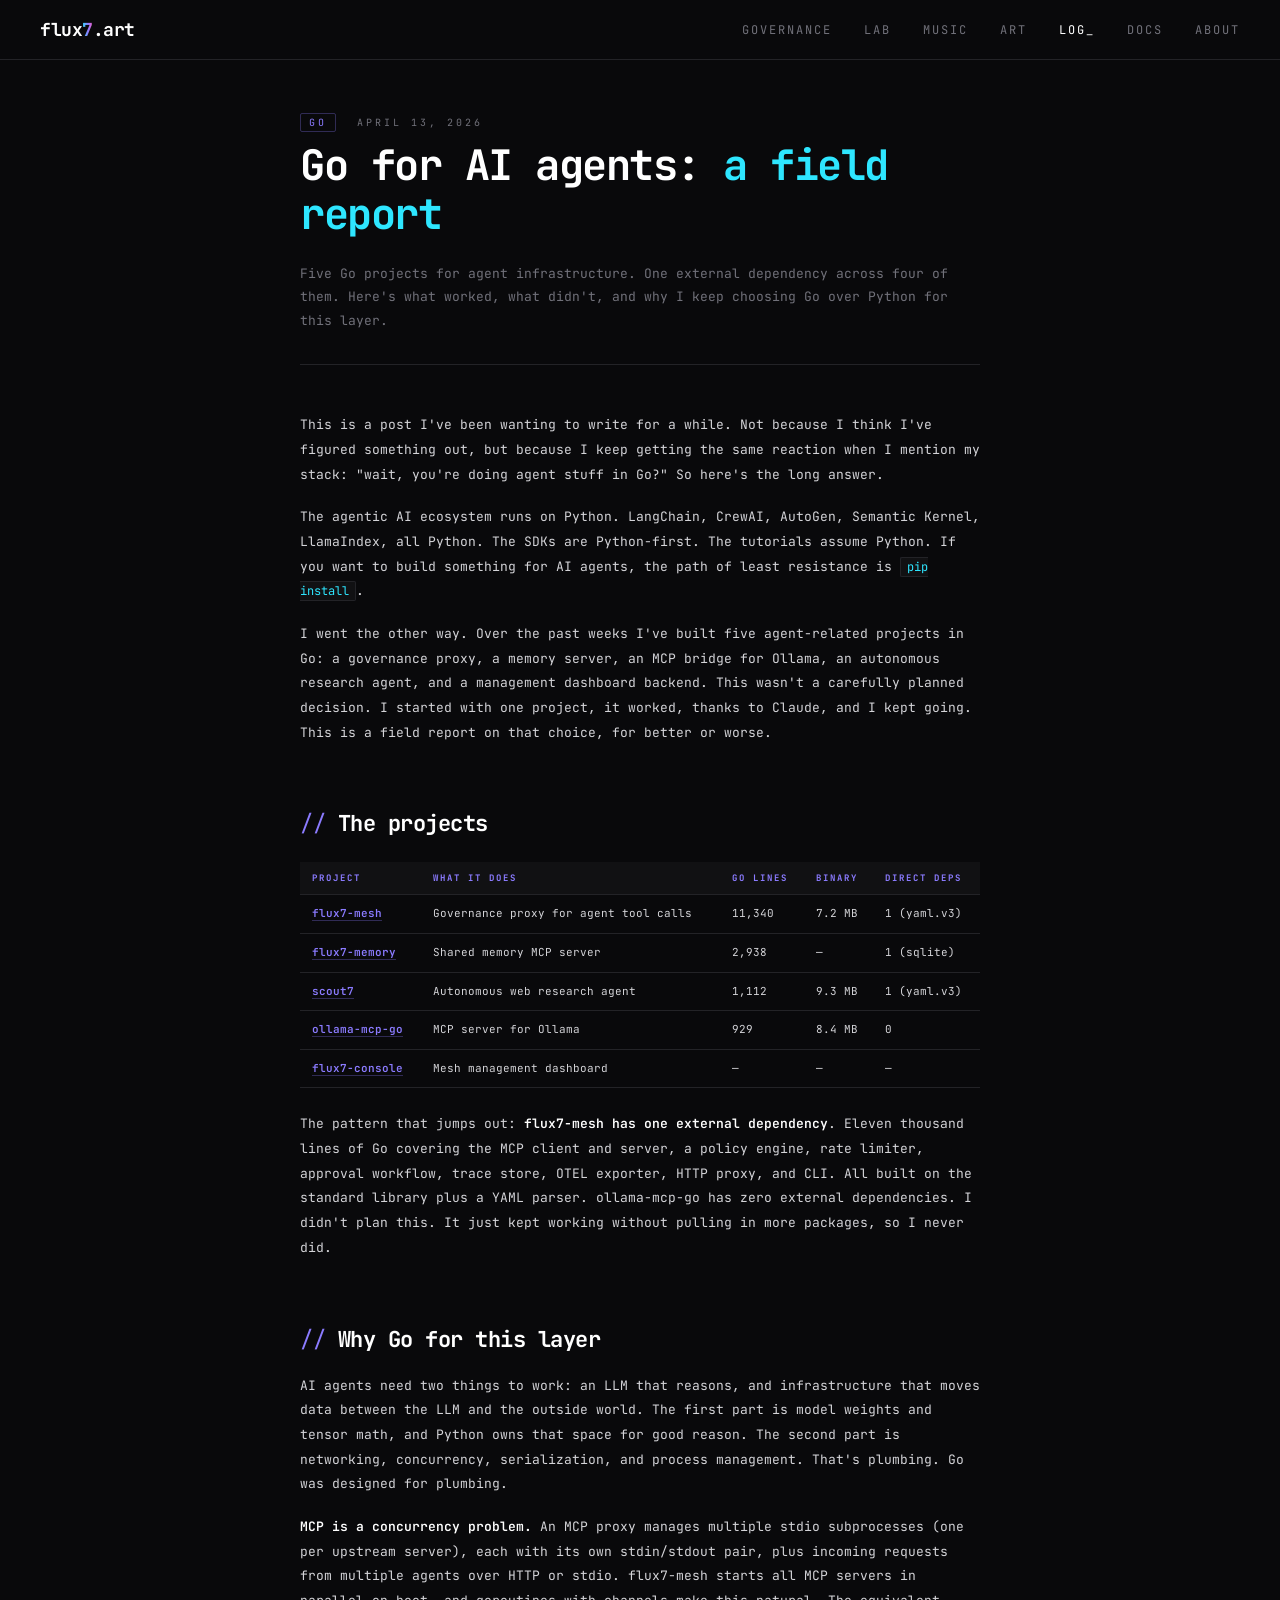
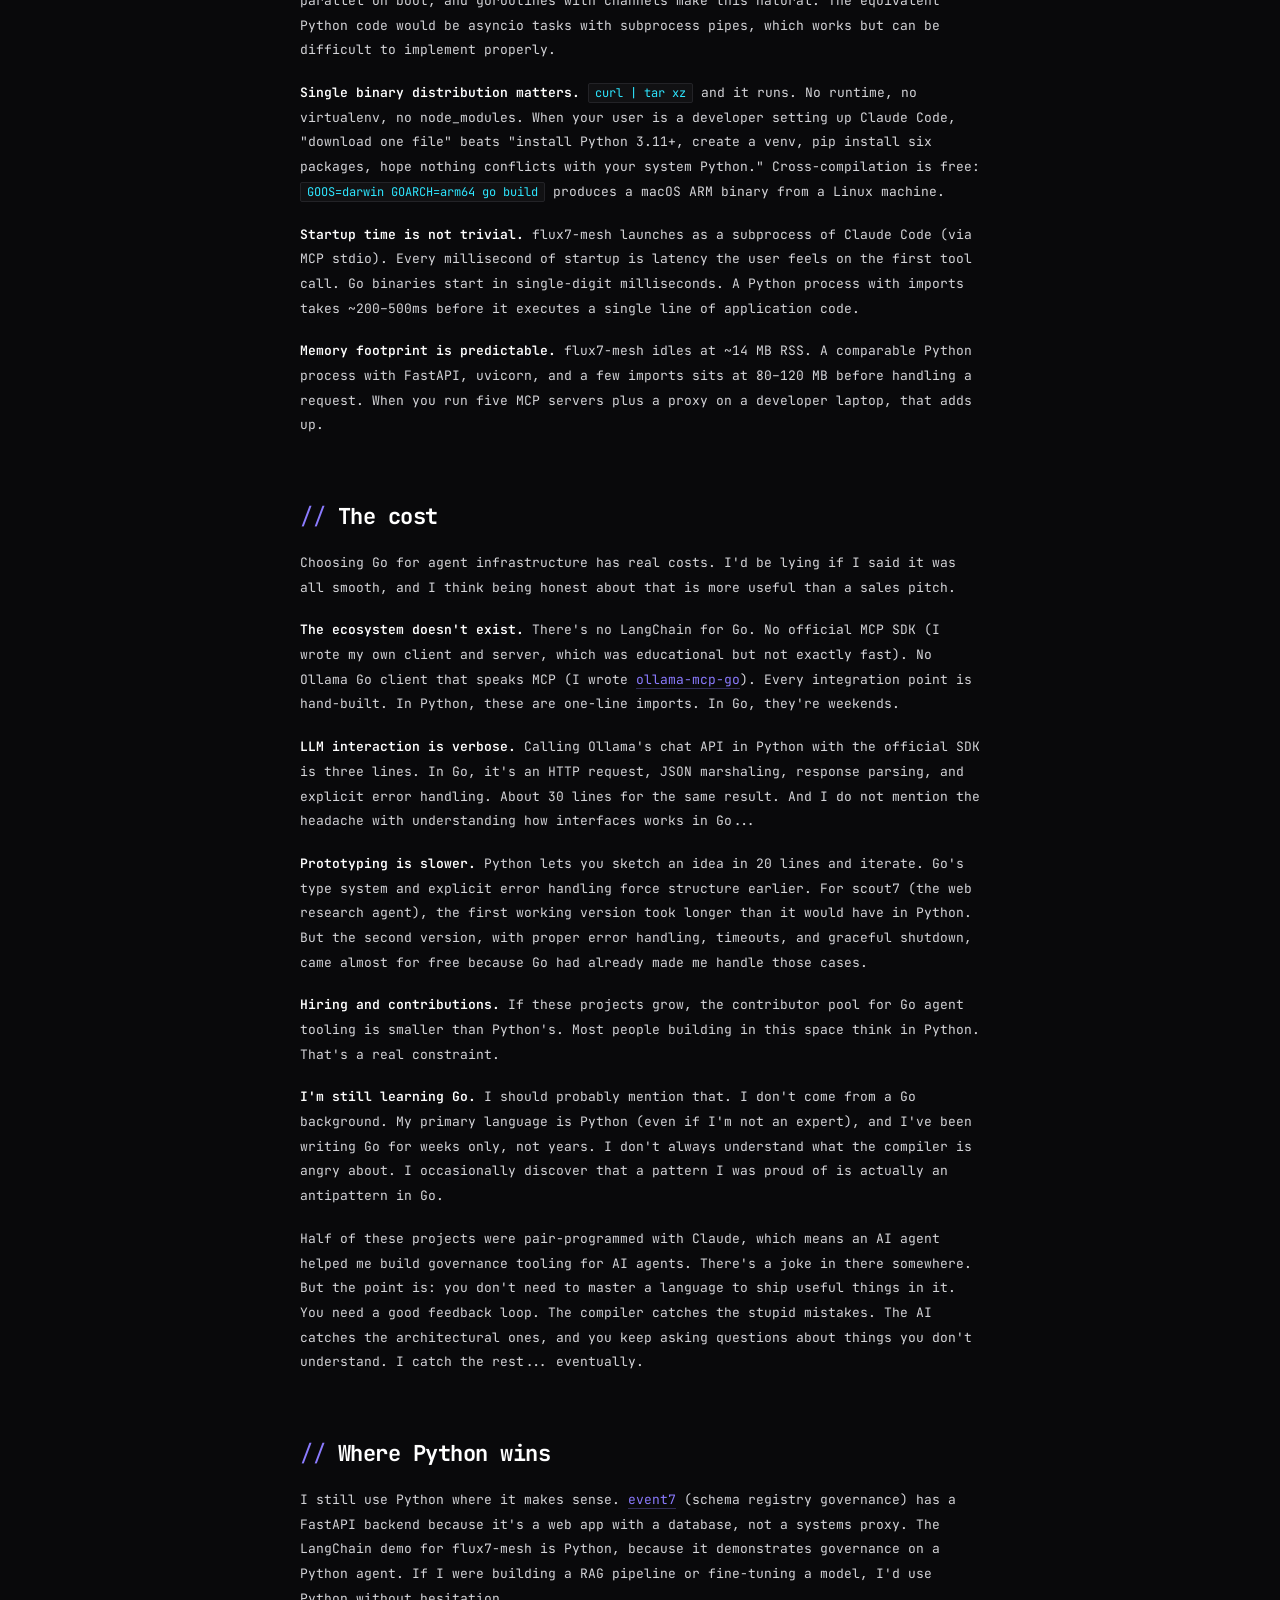
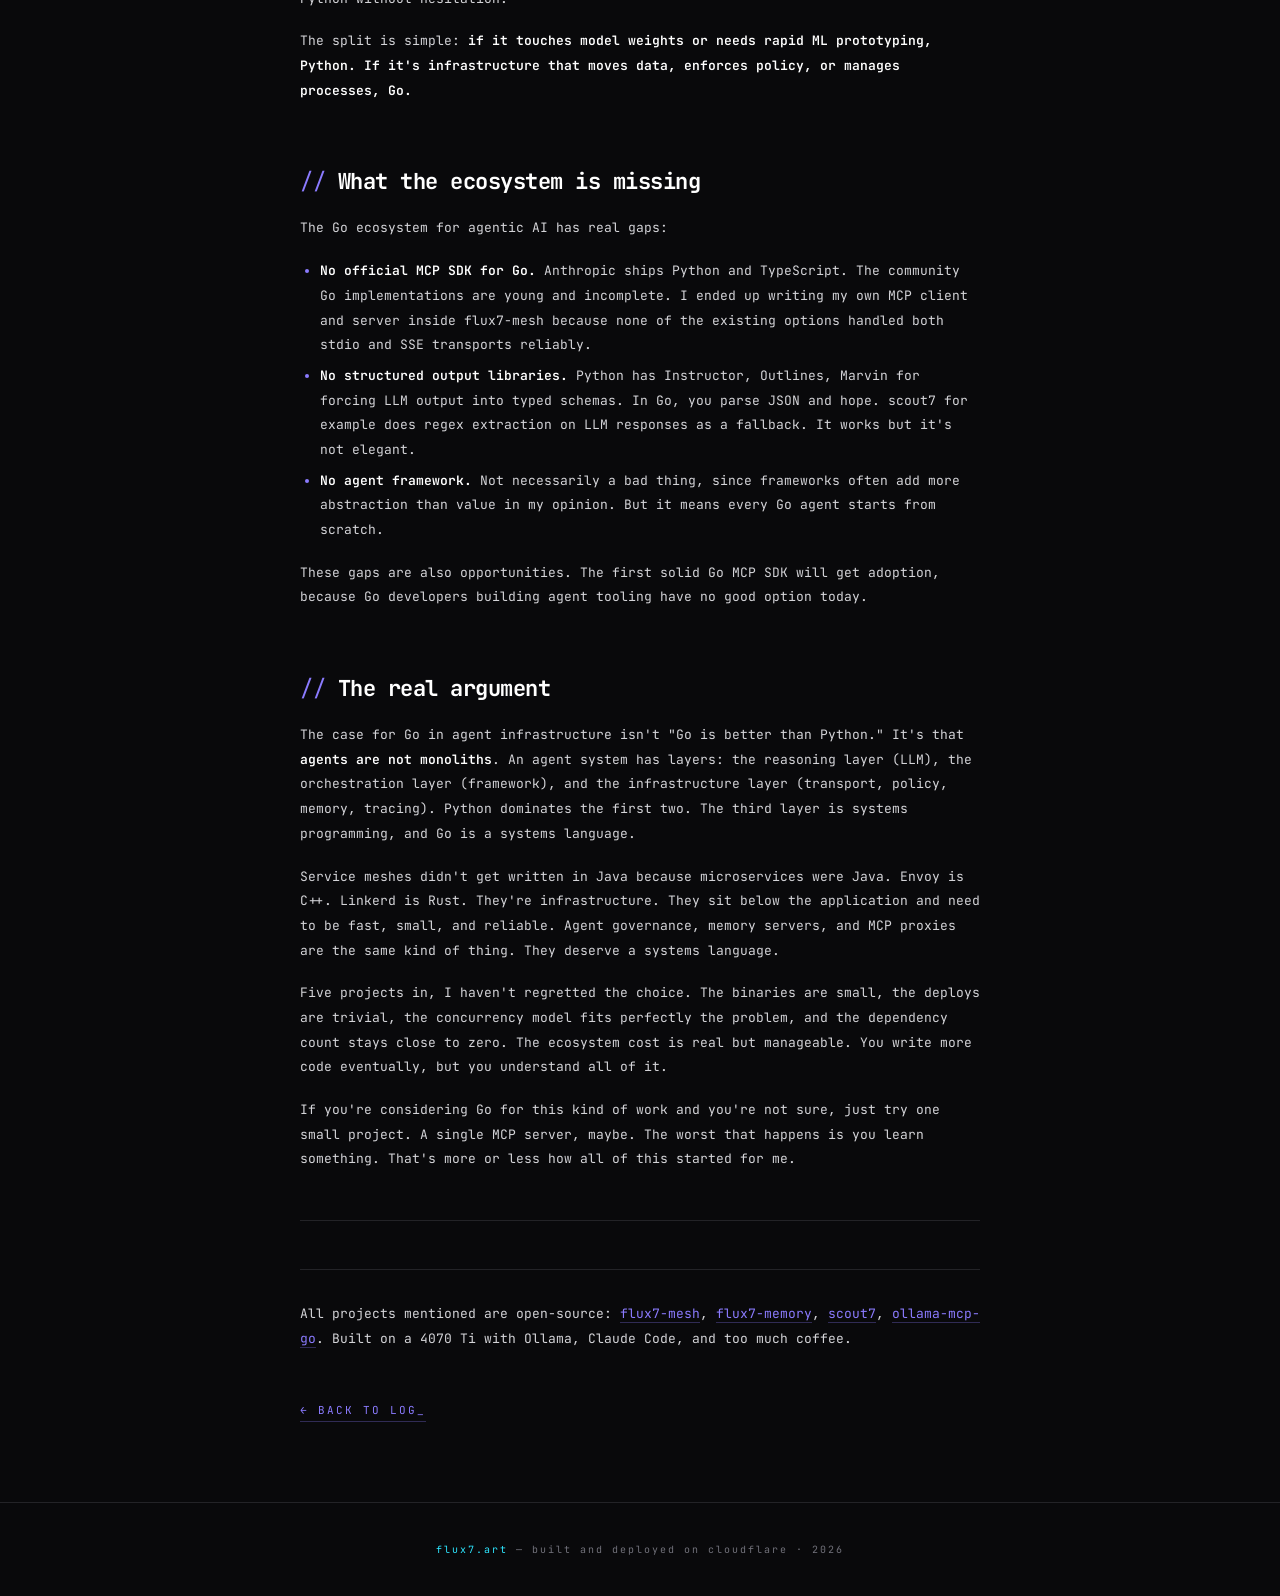
<file: blog/go-for-agents.html>
<!DOCTYPE html>
<html lang="en">
<head>
<meta charset="UTF-8">
<meta name="viewport" content="width=device-width, initial-scale=1.0">
<title>Go for AI agents: a field report — flux7.art</title>
<meta name="description" content="Why I build AI agent infrastructure in Go instead of Python. Five projects, one external dependency, and what the numbers actually say.">
<meta name="author" content="Marc Verchiani">
<meta name="keywords" content="Go, Golang, AI agents, MCP, flux7-mesh, Python, infrastructure, sidecar, proxy">
<link rel="canonical" href="https://flux7.art/blog/go-for-agents.html">

<meta property="og:type" content="article">
<meta property="og:site_name" content="flux7.art">
<meta property="og:title" content="Go for AI agents: a field report">
<meta property="og:description" content="Why I build AI agent infrastructure in Go instead of Python. Five projects, one external dependency, and what the numbers actually say.">
<meta property="og:url" content="https://flux7.art/blog/go-for-agents.html">
<meta property="og:image" content="https://flux7.art/img/og.png">
<meta property="og:image:width" content="1200">
<meta property="og:image:height" content="630">
<meta property="article:author" content="Marc Verchiani">
<meta property="article:published_time" content="2026-04-13">
<meta property="article:section" content="AI Agent Infrastructure">
<meta property="article:tag" content="Go">
<meta property="article:tag" content="AI agents">
<meta property="article:tag" content="MCP">

<meta name="twitter:card" content="summary_large_image">
<meta name="twitter:title" content="Go for AI agents: a field report">
<meta name="twitter:description" content="Why I build AI agent infrastructure in Go instead of Python. Five projects, one external dependency.">
<meta name="twitter:image" content="https://flux7.art/img/og.png">

<script type="application/ld+json">
{
  "@context": "https://schema.org",
  "@type": "BlogPosting",
  "headline": "Go for AI agents: a field report",
  "description": "Why I build AI agent infrastructure in Go instead of Python. Five projects, one external dependency, and what the numbers actually say.",
  "author": {
    "@type": "Person",
    "name": "Marc Verchiani",
    "url": "https://flux7.art/"
  },
  "datePublished": "2026-04-13",
  "image": "https://flux7.art/img/og.png",
  "mainEntityOfPage": "https://flux7.art/blog/go-for-agents.html"
}
</script>

<link rel="preconnect" href="https://fonts.googleapis.com">
<link href="https://fonts.googleapis.com/css2?family=JetBrains+Mono:wght@300;400;600;700&family=Space+Mono:wght@400;700&display=swap" rel="stylesheet">
<link rel="icon" type="image/svg+xml" href="/favicon.svg">
<link rel="stylesheet" href="/style.css">
<style>
:root {
  --bg:      #09090b;
  --bg2:     #111113;
  --bg3:     #18181b;
  --green:   #2ee6ff;
  --pink:    #ff5cc8;
  --cyan:    #2ee6ff;
  --gold:    #ffd166;
  --purple:  #8b7bff;
  --teal:    #8b7bff;
  --dim:     #3f3f46;
  --text:    #d4d4d8;
  --text2:   #71717a;
  --border:  #232327;
  --font:    'JetBrains Mono', monospace;
}

* { margin:0; padding:0; box-sizing:border-box; }
html { scroll-behavior: smooth; }

body {
  font-family: var(--font);
  background: var(--bg);
  color: var(--text);
  min-height: 100vh;
  overflow-x: hidden;
}



/* ── ARTICLE ── */
.article-wrapper {
  max-width: 760px;
  margin: 0 auto;
  padding: 56px 40px 80px;
  position: relative;
  z-index: 1;
}

.article-meta {
  font-size: 10px;
  letter-spacing: 3px;
  text-transform: uppercase;
  color: var(--text2);
  margin-bottom: 12px;
}
.article-meta .tag {
  color: var(--purple);
  border: 1px solid rgba(139,123,255,0.3);
  padding: 2px 8px;
  border-radius: 2px;
  margin-right: 12px;
}
.article-meta .date { color: var(--text2); }

.article-title {
  font-size: clamp(28px, 5vw, 42px);
  font-weight: 700;
  color: #fff;
  letter-spacing: -1.5px;
  line-height: 1.15;
  margin-bottom: 24px;
}
.article-title em { font-style: normal; color: var(--cyan); }

.article-subtitle {
  font-size: 13px;
  color: var(--text2);
  line-height: 1.8;
  margin-bottom: 48px;
  padding-bottom: 32px;
  border-bottom: 1px solid var(--border);
}

/* ── PROSE ── */
.prose h2 {
  font-size: 22px;
  font-weight: 700;
  color: #fff;
  letter-spacing: -0.5px;
  margin: 48px 0 20px;
  padding-top: 16px;
}
.prose h2::before {
  content: '// ';
  color: var(--purple);
  font-weight: 400;
}

.prose p {
  font-size: 13px;
  line-height: 1.9;
  color: var(--text);
  margin-bottom: 18px;
}

.prose strong { color: #fff; font-weight: 600; }
.prose em { color: var(--cyan); font-style: normal; }

.prose a {
  color: var(--purple);
  text-decoration: none;
  border-bottom: 1px solid rgba(139,123,255,0.3);
  transition: border-color 0.2s;
}
.prose a:hover { border-color: var(--purple); }

.prose ul, .prose ol {
  margin: 0 0 18px 20px;
  font-size: 13px;
  line-height: 1.9;
}
.prose li { margin-bottom: 6px; }
.prose li::marker { color: var(--purple); }

.prose blockquote {
  border-left: 2px solid var(--purple);
  padding: 12px 20px;
  margin: 24px 0;
  background: rgba(139,123,255,0.03);
  border-radius: 0 4px 4px 0;
}
.prose blockquote p { color: var(--text2); margin-bottom: 0; font-style: italic; }

.prose code {
  font-family: var(--font);
  font-size: 12px;
  background: var(--bg2);
  border: 1px solid var(--border);
  padding: 1px 6px;
  border-radius: 2px;
  color: var(--green);
}

.prose pre {
  background: var(--bg2);
  border: 1px solid var(--border);
  border-radius: 4px;
  padding: 20px;
  margin: 24px 0;
  overflow-x: auto;
  font-size: 12px;
  line-height: 1.7;
}
.prose pre code {
  background: none;
  border: none;
  padding: 0;
  color: var(--text);
}

/* ── TABLES ── */
.prose table {
  width: 100%;
  border-collapse: collapse;
  margin: 24px 0;
  font-size: 11px;
}
.prose th {
  text-align: left;
  font-size: 9px;
  letter-spacing: 2px;
  text-transform: uppercase;
  color: var(--purple);
  padding: 10px 12px;
  border-bottom: 1px solid var(--border);
  background: var(--bg2);
}
.prose td {
  padding: 10px 12px;
  border-bottom: 1px solid var(--border);
  color: var(--text);
  line-height: 1.6;
  vertical-align: top;
}
.prose tr:hover td { background: rgba(139,123,255,0.02); }

/* ── DIVIDER ── */
.prose hr {
  border: none;
  height: 1px;
  background: var(--border);
  margin: 48px 0;
}

/* ── FOOTER NOTE ── */
.article-footer {
  margin-top: 48px;
  padding-top: 32px;
  border-top: 1px solid var(--border);
  font-size: 12px;
  color: var(--text2);
  line-height: 1.8;
}
.article-footer a { color: var(--purple); text-decoration: none; border-bottom: 1px solid rgba(139,123,255,0.3); }
.article-footer a:hover { border-color: var(--purple); }

.back-link {
  display: inline-flex;
  align-items: center;
  gap: 8px;
  margin-top: 32px;
  font-size: 11px;
  letter-spacing: 2px;
  text-transform: uppercase;
  color: var(--text2);
  text-decoration: none;
  transition: color 0.2s;
}
.back-link:hover { color: var(--green); }

/* ── FOOTER ── */
footer {
  text-align: center;
  padding: 40px;
  border-top: 1px solid var(--border);
  font-size: 10px;
  color: var(--text2);
  letter-spacing: 2px;
  position: relative;
  z-index: 1;
}
footer span { color: var(--green); }

/* ── RESPONSIVE ── */

@media (max-width: 768px) {
  .article-wrapper { padding: 40px 20px 60px; }
  .prose table { font-size: 10px; }
  .prose th, .prose td { padding: 8px 6px; }
}
@media (max-width: 680px) {
  .nav-toggle { display: flex; }
  .nav-links {
    position: absolute; top: 100%; right: 16px; left: 16px;
    flex-direction: column; gap: 0;
    margin-top: 8px; padding: 6px;
    background: var(--bg2); border: 1px solid var(--border); border-radius: 6px;
    box-shadow: 0 14px 44px rgba(0,0,0,0.6);
    display: none;
  }
  .nav-links.open { display: flex; }
  .nav-links li { width: 100%; list-style: none; }
  .nav-links a { display: block; padding: 11px 14px; }
}
</style>
</head>
<body>

<nav>
  <a href="/" class="nav-logo">flux<span>7</span>.art</a>
  <div style="display:flex;align-items:center;">
    <ul class="nav-links">
      <li><a href="/#flux7">Governance</a></li>
      <li><a href="/#lab">Lab</a></li>
      <li><a href="/#music">Music</a></li>
      <li><a href="/#art">Art</a></li>
      <li><a href="/blog/" class="active">log_</a></li>
      <li><a href="https://docs.flux7.art">Docs</a></li>
      <li><a href="/about/">About</a></li>
    </ul>
    <button class="nav-toggle" aria-label="Menu" aria-expanded="false"><span></span><span></span><span></span></button>
  </div>
</nav>

<article class="article-wrapper">
  <div class="article-meta">
    <span class="tag">Go</span>
    <span class="date">April 13, 2026</span>
  </div>

  <h1 class="article-title">Go for AI agents: <em>a field report</em></h1>

  <p class="article-subtitle">
    Five Go projects for agent infrastructure. One external dependency across four of them. Here's what worked, what didn't, and why I keep choosing Go over Python for this layer.
  </p>

  <div class="prose">

    <p>This is a post I've been wanting to write for a while. Not because I think I've figured something out, but because I keep getting the same reaction when I mention my stack: "wait, you're doing agent stuff in Go?" So here's the long answer.</p>

    <p>The agentic AI ecosystem runs on Python. LangChain, CrewAI, AutoGen, Semantic Kernel, LlamaIndex, all Python. The SDKs are Python-first. The tutorials assume Python. If you want to build something for AI agents, the path of least resistance is <code>pip install</code>.</p>

    <p>I went the other way. Over the past weeks I've built five agent-related projects in Go: a governance proxy, a memory server, an MCP bridge for Ollama, an autonomous research agent, and a management dashboard backend. This wasn't a carefully planned decision. I started with one project, it worked, thanks to Claude, and I kept going. This is a field report on that choice, for better or worse.</p>

    <h2>The projects</h2>

    <table>
      <thead>
        <tr><th>Project</th><th>What it does</th><th>Go lines</th><th>Binary</th><th>Direct deps</th></tr>
      </thead>
      <tbody>
        <tr><td><strong><a href="https://github.com/KTCrisis/flux7-mesh">flux7-mesh</a></strong></td><td>Governance proxy for agent tool calls</td><td>11,340</td><td>7.2 MB</td><td>1 (yaml.v3)</td></tr>
        <tr><td><strong><a href="https://github.com/KTCrisis/flux7-memory">flux7-memory</a></strong></td><td>Shared memory MCP server</td><td>2,938</td><td>&mdash;</td><td>1 (sqlite)</td></tr>
        <tr><td><strong><a href="https://github.com/KTCrisis/scout7">scout7</a></strong></td><td>Autonomous web research agent</td><td>1,112</td><td>9.3 MB</td><td>1 (yaml.v3)</td></tr>
        <tr><td><strong><a href="https://github.com/KTCrisis/ollama-mcp-go">ollama-mcp-go</a></strong></td><td>MCP server for Ollama</td><td>929</td><td>8.4 MB</td><td>0</td></tr>
        <tr><td><strong><a href="https://github.com/KTCrisis/flux7-console">flux7-console</a></strong></td><td>Mesh management dashboard</td><td>&mdash;</td><td>&mdash;</td><td>&mdash;</td></tr>
      </tbody>
    </table>

    <p>The pattern that jumps out: <strong>flux7-mesh has one external dependency</strong>. Eleven thousand lines of Go covering the MCP client and server, a policy engine, rate limiter, approval workflow, trace store, OTEL exporter, HTTP proxy, and CLI. All built on the standard library plus a YAML parser. ollama-mcp-go has zero external dependencies. I didn't plan this. It just kept working without pulling in more packages, so I never did.</p>

    <h2>Why Go for this layer</h2>

    <p>AI agents need two things to work: an LLM that reasons, and infrastructure that moves data between the LLM and the outside world. The first part is model weights and tensor math, and Python owns that space for good reason. The second part is networking, concurrency, serialization, and process management. That's plumbing. Go was designed for plumbing.</p>

    <p><strong>MCP is a concurrency problem.</strong> An MCP proxy manages multiple stdio subprocesses (one per upstream server), each with its own stdin/stdout pair, plus incoming requests from multiple agents over HTTP or stdio. flux7-mesh starts all MCP servers in parallel on boot, and goroutines with channels make this natural. The equivalent Python code would be asyncio tasks with subprocess pipes, which works but can be difficult to implement properly.</p>

    <p><strong>Single binary distribution matters.</strong> <code>curl | tar xz</code> and it runs. No runtime, no virtualenv, no node_modules. When your user is a developer setting up Claude Code, "download one file" beats "install Python 3.11+, create a venv, pip install six packages, hope nothing conflicts with your system Python." Cross-compilation is free: <code>GOOS=darwin GOARCH=arm64 go build</code> produces a macOS ARM binary from a Linux machine.</p>

    <p><strong>Startup time is not trivial.</strong> flux7-mesh launches as a subprocess of Claude Code (via MCP stdio). Every millisecond of startup is latency the user feels on the first tool call. Go binaries start in single-digit milliseconds. A Python process with imports takes ~200&ndash;500ms before it executes a single line of application code.</p>

    <p><strong>Memory footprint is predictable.</strong> flux7-mesh idles at ~14 MB RSS. A comparable Python process with FastAPI, uvicorn, and a few imports sits at 80&ndash;120 MB before handling a request. When you run five MCP servers plus a proxy on a developer laptop, that adds up.</p>

    <h2>The cost</h2>

    <p>Choosing Go for agent infrastructure has real costs. I'd be lying if I said it was all smooth, and I think being honest about that is more useful than a sales pitch.</p>

    <p><strong>The ecosystem doesn't exist.</strong> There's no LangChain for Go. No official MCP SDK (I wrote my own client and server, which was educational but not exactly fast). No Ollama Go client that speaks MCP (I wrote <a href="https://github.com/KTCrisis/ollama-mcp-go">ollama-mcp-go</a>). Every integration point is hand-built. In Python, these are one-line imports. In Go, they're weekends.</p>

    <p><strong>LLM interaction is verbose.</strong> Calling Ollama's chat API in Python with the official SDK is three lines. In Go, it's an HTTP request, JSON marshaling, response parsing, and explicit error handling. About 30 lines for the same result. And I do not mention the headache with understanding how interfaces works in Go...</p>

    <p><strong>Prototyping is slower.</strong> Python lets you sketch an idea in 20 lines and iterate. Go's type system and explicit error handling force structure earlier. For scout7 (the web research agent), the first working version took longer than it would have in Python. But the second version, with proper error handling, timeouts, and graceful shutdown, came almost for free because Go had already made me handle those cases.</p>

    <p><strong>Hiring and contributions.</strong> If these projects grow, the contributor pool for Go agent tooling is smaller than Python's. Most people building in this space think in Python. That's a real constraint.</p>

    <p><strong>I'm still learning Go.</strong> I should probably mention that. I don't come from a Go background. My primary language is Python (even if I'm not an expert), and I've been writing Go for weeks only, not years. I don't always understand what the compiler is angry about. I occasionally discover that a pattern I was proud of is actually an antipattern in Go.</p>

    <p>Half of these projects were pair-programmed with Claude, which means an AI agent helped me build governance tooling for AI agents. There's a joke in there somewhere. But the point is: you don't need to master a language to ship useful things in it. You need a good feedback loop. The compiler catches the stupid mistakes. The AI catches the architectural ones, and you keep asking questions about things you don't understand. I catch the rest... eventually.</p>

    <h2>Where Python wins</h2>

    <p>I still use Python where it makes sense. <a href="https://github.com/KTCrisis/event7">event7</a> (schema registry governance) has a FastAPI backend because it's a web app with a database, not a systems proxy. The LangChain demo for flux7-mesh is Python, because it demonstrates governance on a Python agent. If I were building a RAG pipeline or fine-tuning a model, I'd use Python without hesitation.</p>

    <p>The split is simple: <strong>if it touches model weights or needs rapid ML prototyping, Python. If it's infrastructure that moves data, enforces policy, or manages processes, Go.</strong></p>

    <h2>What the ecosystem is missing</h2>

    <p>The Go ecosystem for agentic AI has real gaps:</p>

    <ul>
      <li><strong>No official MCP SDK for Go.</strong> Anthropic ships Python and TypeScript. The community Go implementations are young and incomplete. I ended up writing my own MCP client and server inside flux7-mesh because none of the existing options handled both stdio and SSE transports reliably.</li>
      <li><strong>No structured output libraries.</strong> Python has Instructor, Outlines, Marvin for forcing LLM output into typed schemas. In Go, you parse JSON and hope. scout7 for example does regex extraction on LLM responses as a fallback. It works but it's not elegant.</li>
      <li><strong>No agent framework.</strong> Not necessarily a bad thing, since frameworks often add more abstraction than value in my opinion. But it means every Go agent starts from scratch.</li>
    </ul>

    <p>These gaps are also opportunities. The first solid Go MCP SDK will get adoption, because Go developers building agent tooling have no good option today.</p>

    <h2>The real argument</h2>

    <p>The case for Go in agent infrastructure isn't "Go is better than Python." It's that <strong>agents are not monoliths</strong>. An agent system has layers: the reasoning layer (LLM), the orchestration layer (framework), and the infrastructure layer (transport, policy, memory, tracing). Python dominates the first two. The third layer is systems programming, and Go is a systems language.</p>

    <p>Service meshes didn't get written in Java because microservices were Java. Envoy is C++. Linkerd is Rust. They're infrastructure. They sit below the application and need to be fast, small, and reliable. Agent governance, memory servers, and MCP proxies are the same kind of thing. They deserve a systems language.</p>

    <p>Five projects in, I haven't regretted the choice. The binaries are small, the deploys are trivial, the concurrency model fits perfectly the problem, and the dependency count stays close to zero. The ecosystem cost is real but manageable. You write more code eventually, but you understand all of it.</p>

    <p>If you're considering Go for this kind of work and you're not sure, just try one small project. A single MCP server, maybe. The worst that happens is you learn something. That's more or less how all of this started for me.</p>

    <hr>

    <div class="article-footer">
      <p>All projects mentioned are open-source: <a href="https://github.com/KTCrisis/flux7-mesh">flux7-mesh</a>, <a href="https://github.com/KTCrisis/flux7-memory">flux7-memory</a>, <a href="https://github.com/KTCrisis/scout7">scout7</a>, <a href="https://github.com/KTCrisis/ollama-mcp-go">ollama-mcp-go</a>. Built on a 4070 Ti with Ollama, Claude Code, and too much coffee.</p>

      <a href="/blog/" class="back-link">&larr; back to log_</a>
    </div>

  </div>
</article>

<footer>
  <span>flux7.art</span> &mdash; built and deployed on cloudflare &middot; 2026
</footer>

<script>
(function() {
  var toggle = document.querySelector('.nav-toggle');
  var links = document.querySelector('.nav-links');
  if (!toggle || !links) return;
  function close() { links.classList.remove('open'); toggle.classList.remove('open'); toggle.setAttribute('aria-expanded', 'false'); }
  toggle.addEventListener('click', function() {
    var open = links.classList.toggle('open');
    toggle.classList.toggle('open', open);
    toggle.setAttribute('aria-expanded', String(open));
  });
  links.querySelectorAll('a').forEach(function(a) { a.addEventListener('click', close); });
})();
</script>
</body>
</html>
</file>
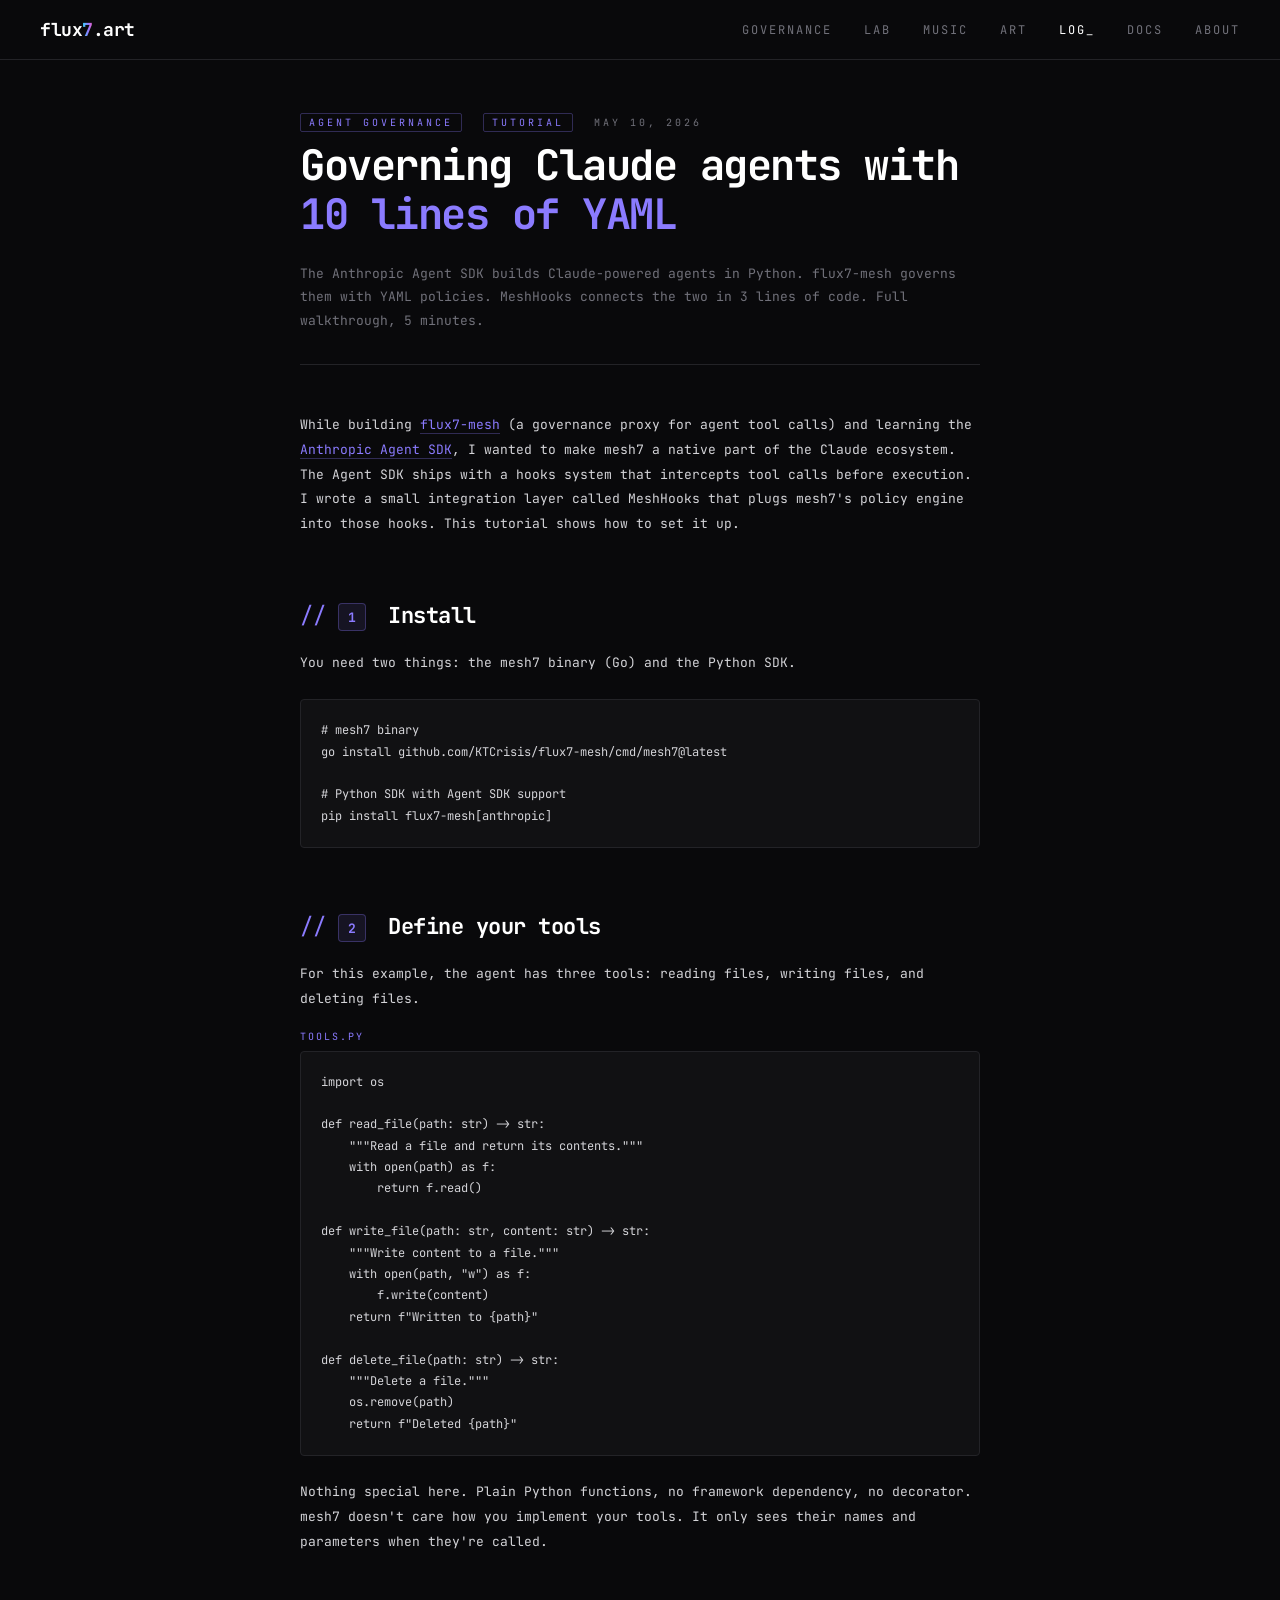
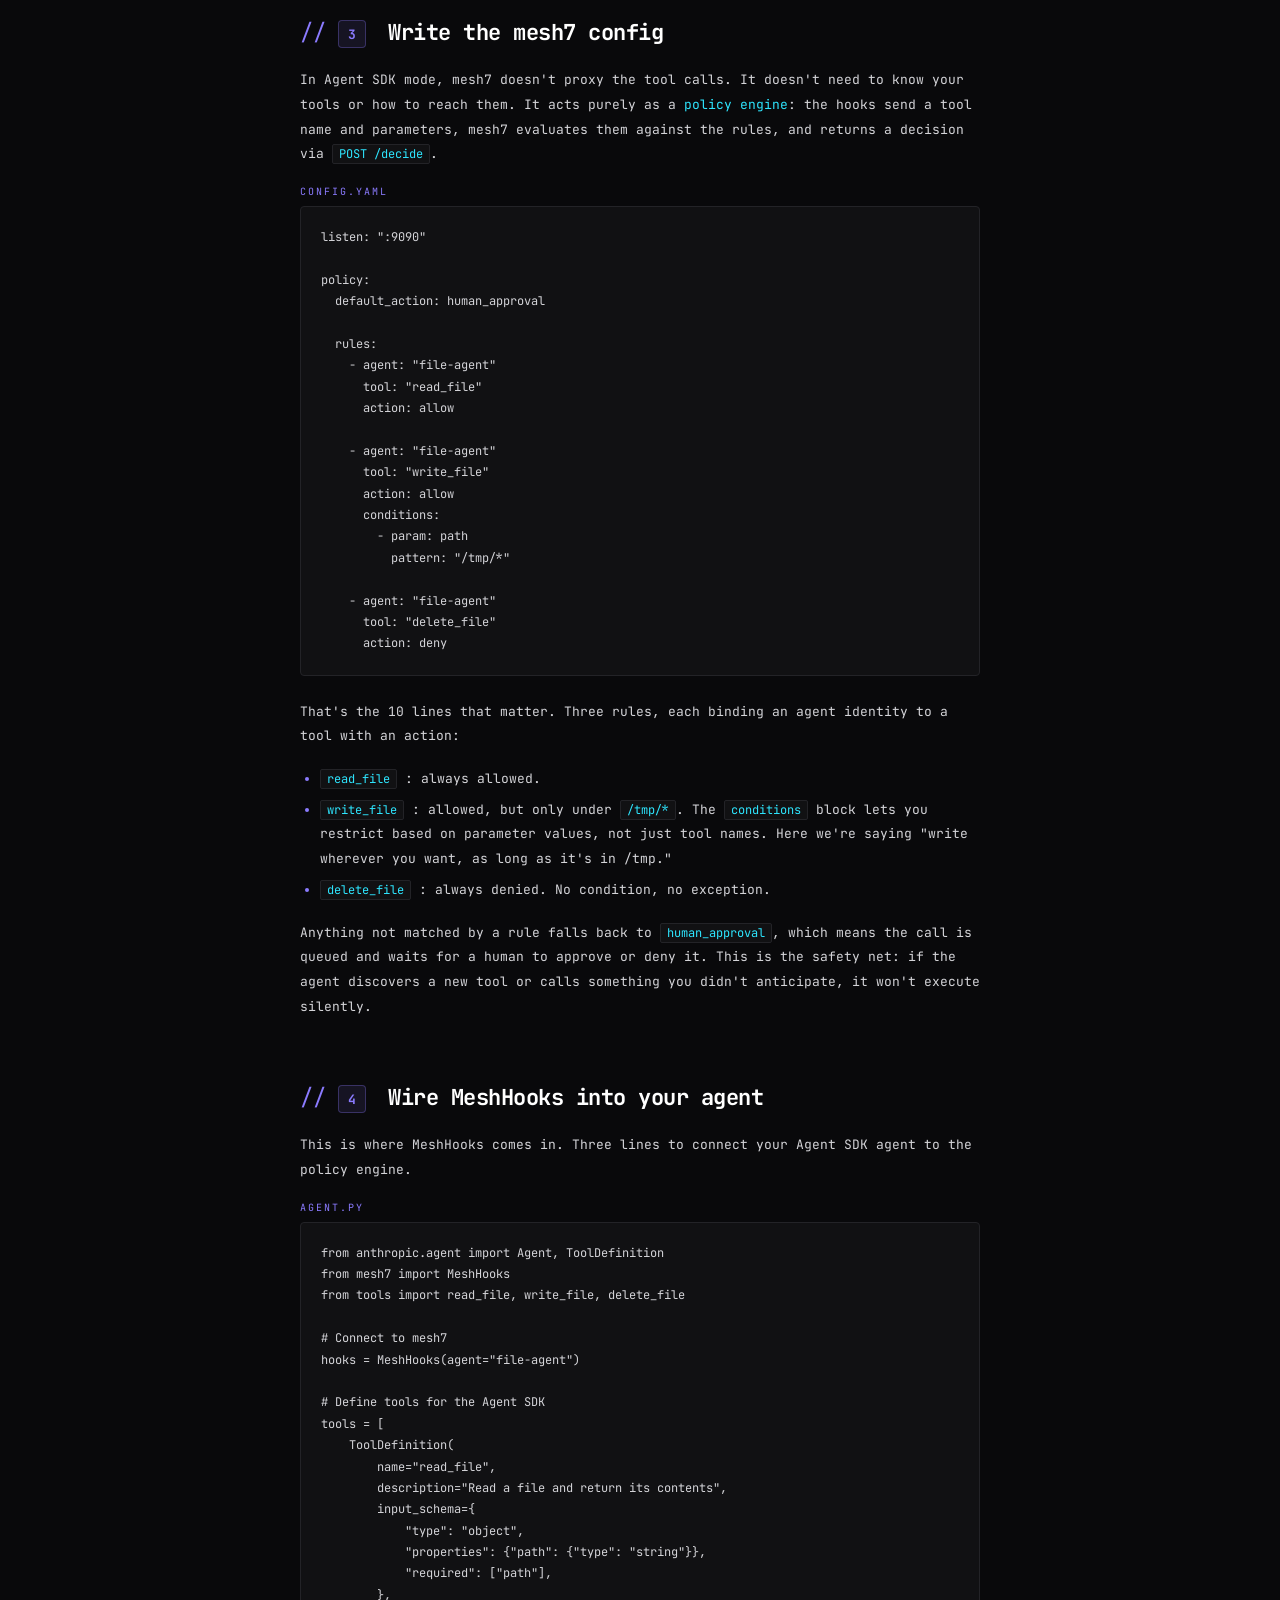
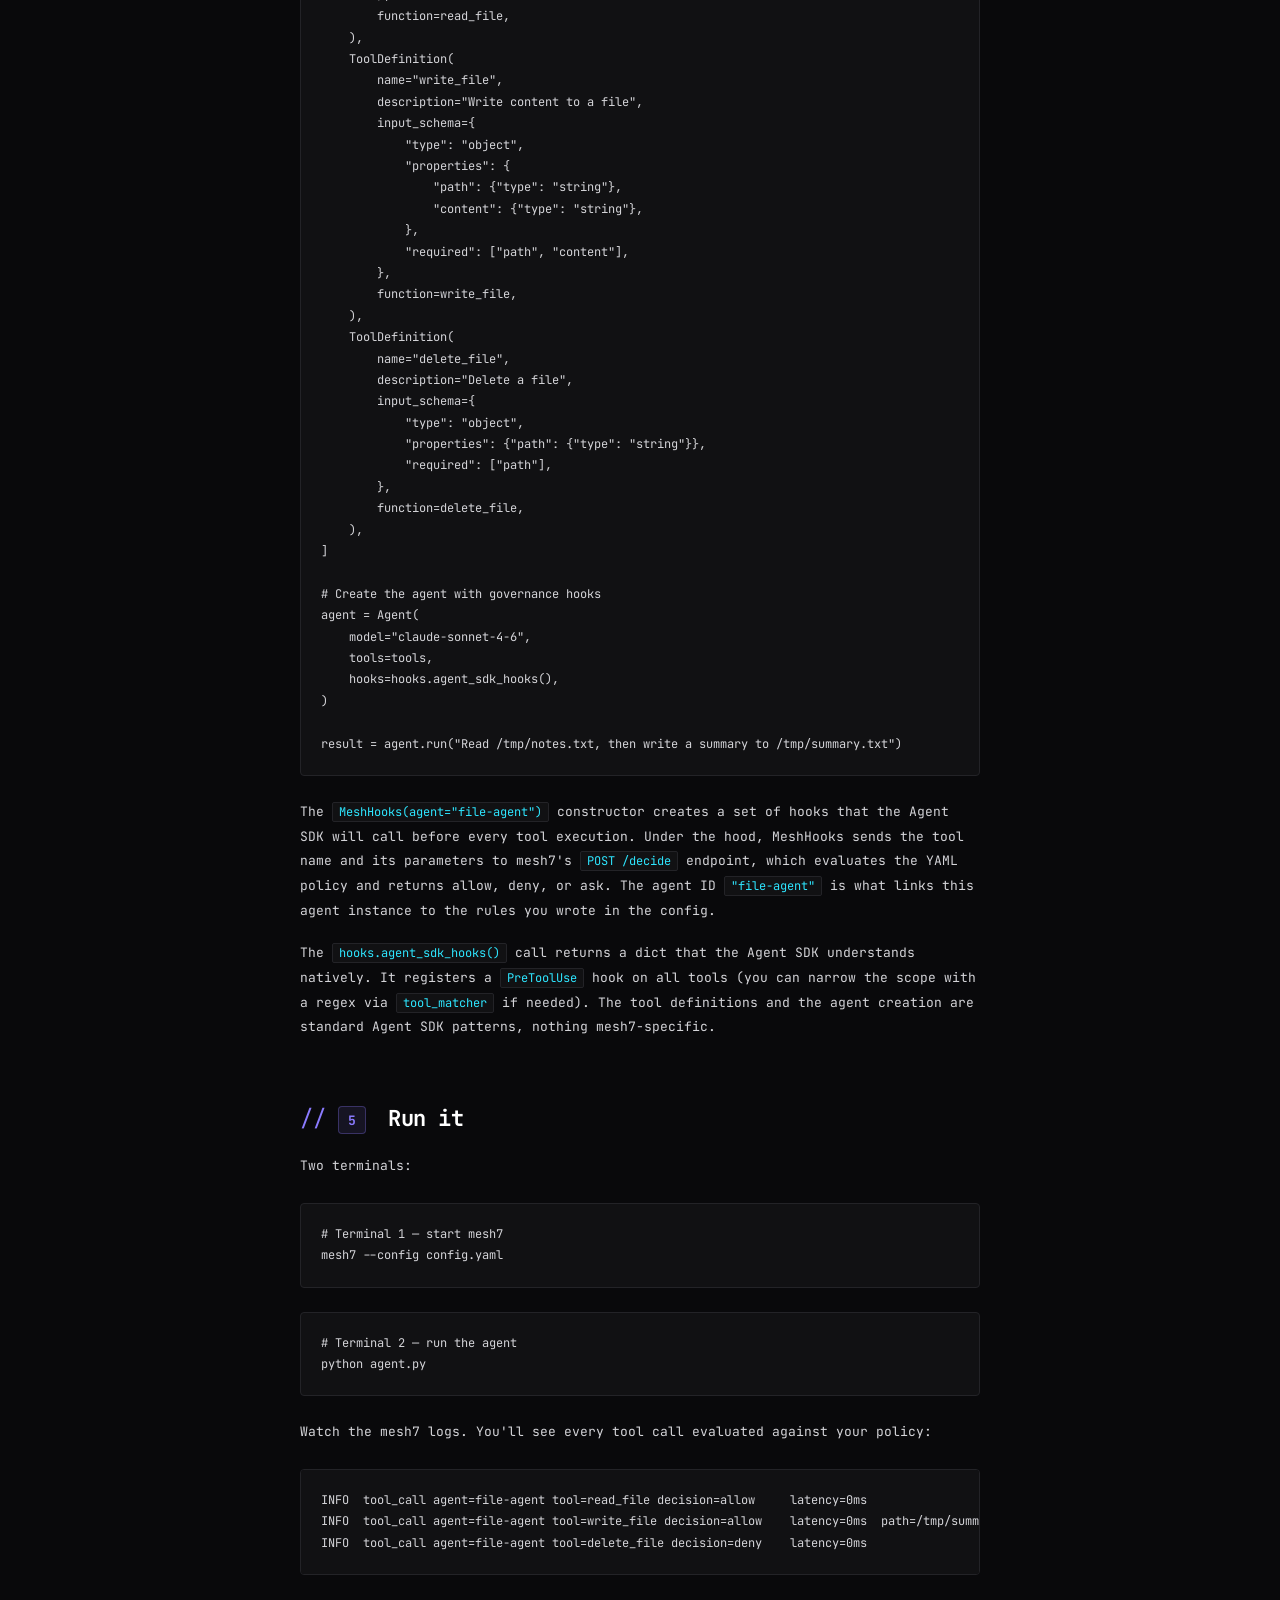
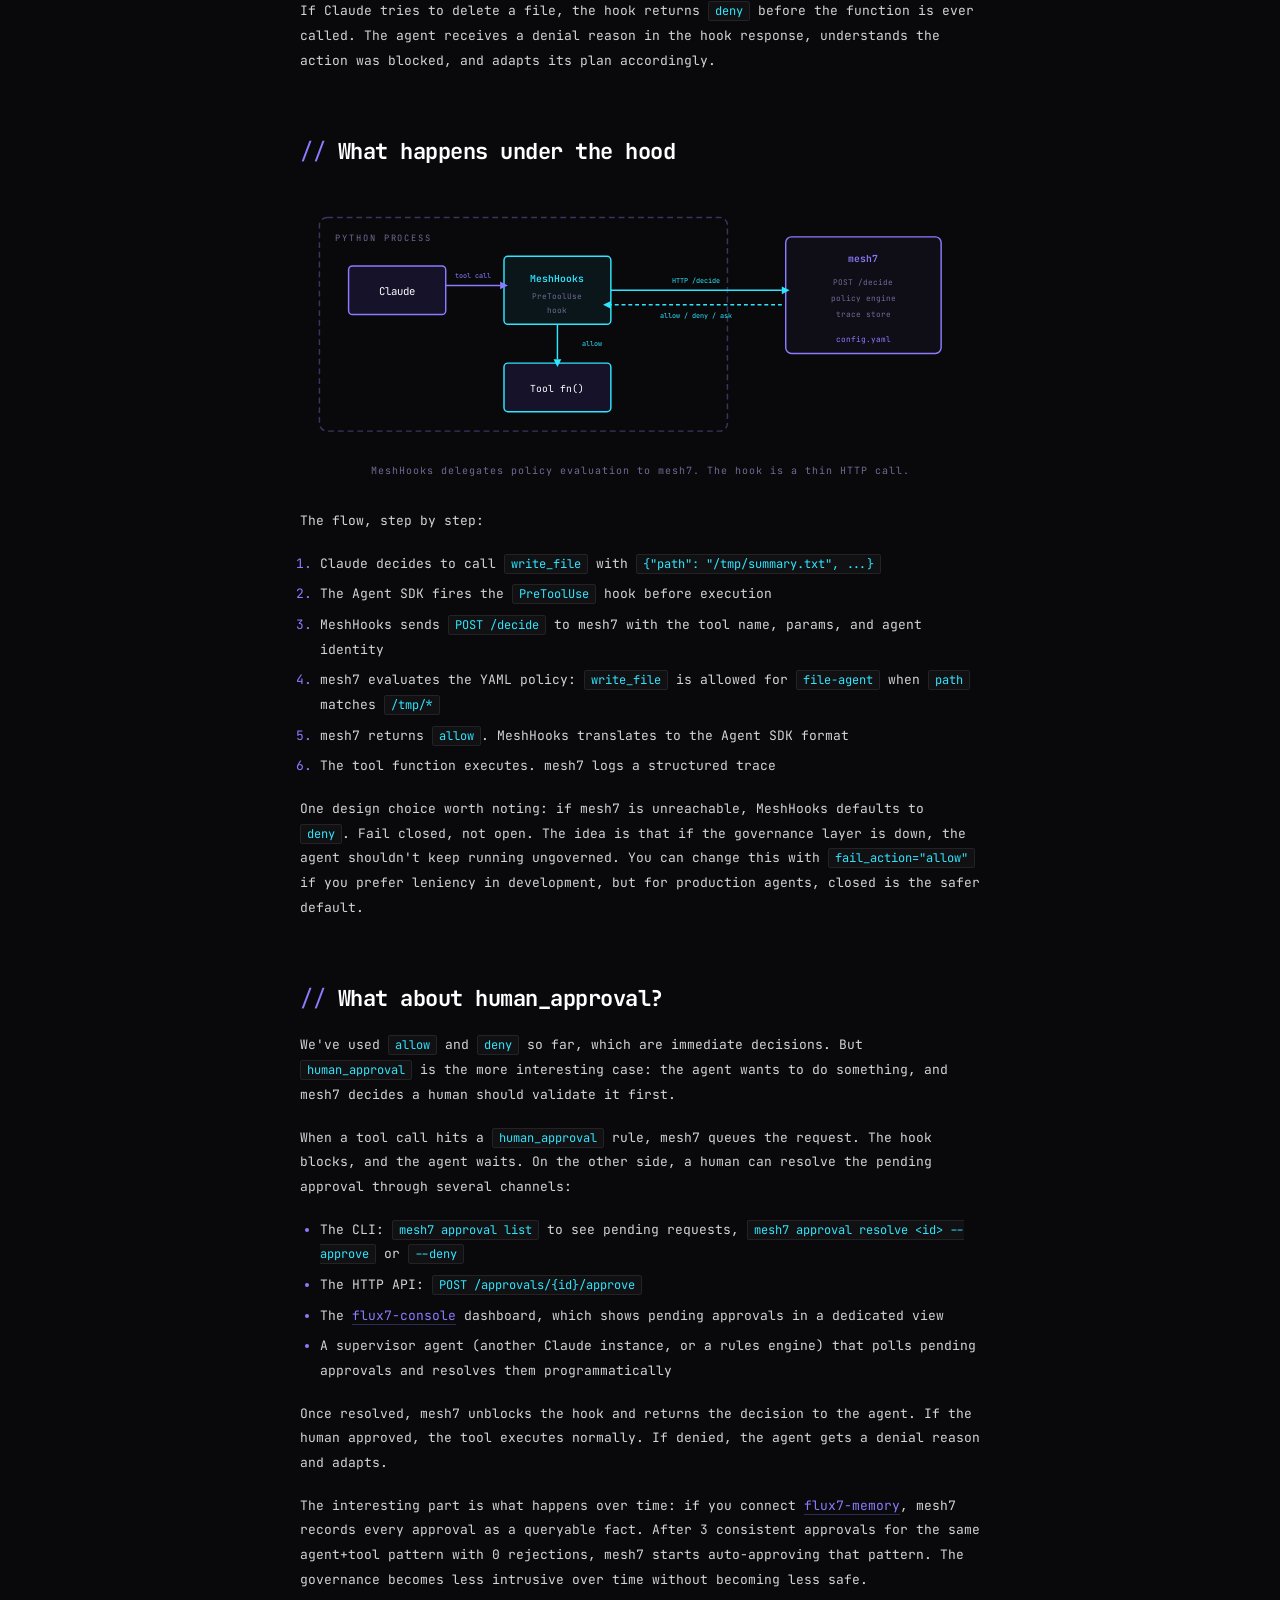
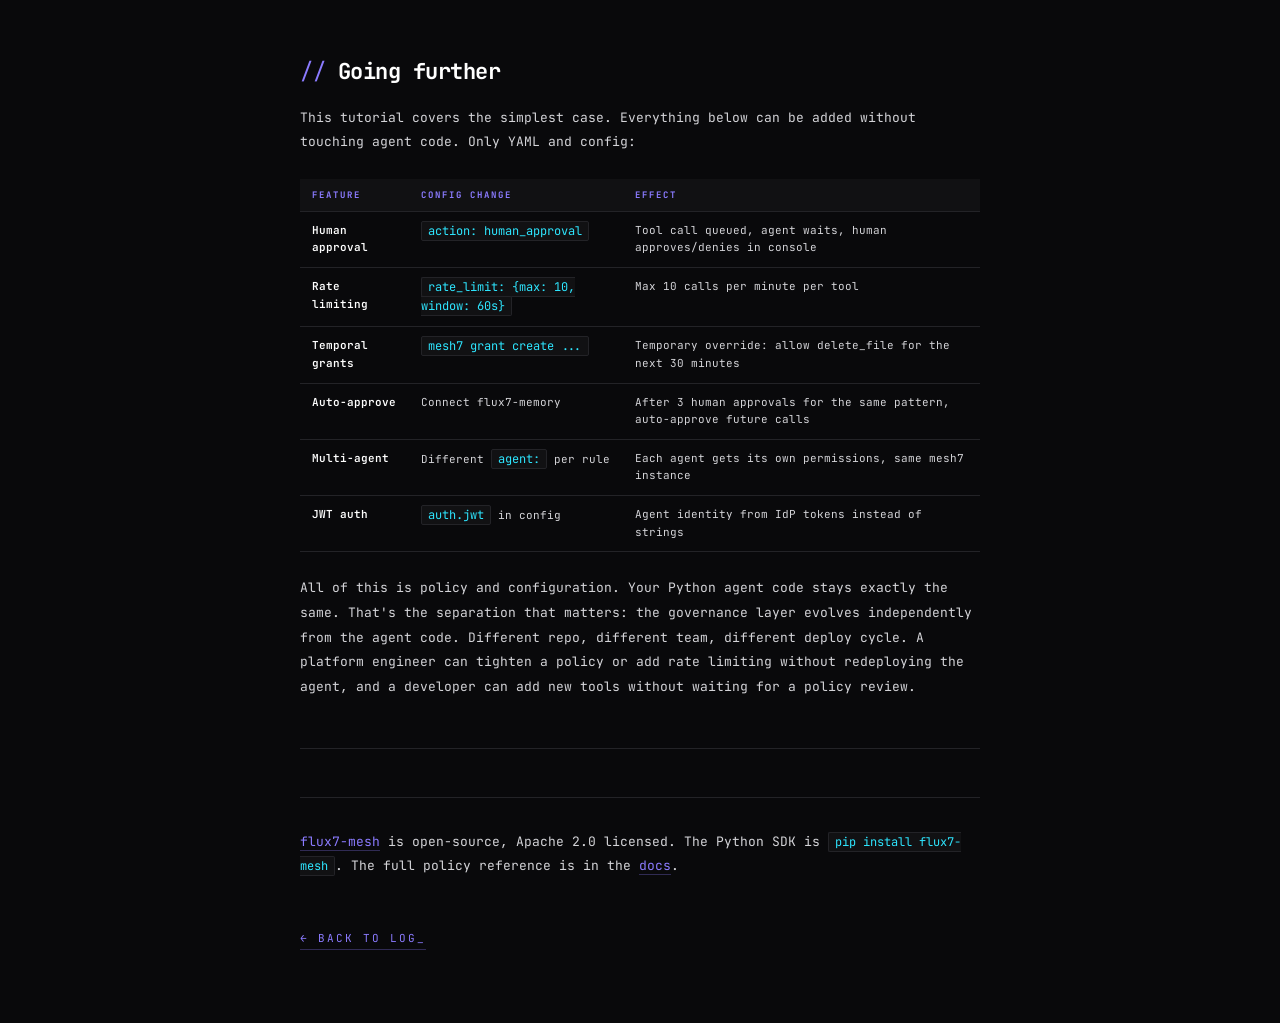
<file: blog/governing-claude-agents-yaml.html>
<!DOCTYPE html>
<html lang="en">
<head>
<meta charset="UTF-8">
<meta name="viewport" content="width=device-width, initial-scale=1.0">
<title>Governing Claude agents with 10 lines of YAML — flux7.art</title>
<meta name="description" content="5-minute tutorial: connect the Anthropic Agent SDK to flux7-mesh via MeshHooks. YAML policy, governed tool calls, zero permission prompts.">
<meta name="author" content="Marc Verchiani">
<meta name="keywords" content="Anthropic Agent SDK, flux7-mesh, MeshHooks, MCP, YAML policy, Claude, AI agent governance, tutorial">
<link rel="canonical" href="https://flux7.art/blog/governing-claude-agents-yaml.html">

<meta property="og:type" content="article">
<meta property="og:site_name" content="flux7.art">
<meta property="og:title" content="Governing Claude agents with 10 lines of YAML">
<meta property="og:description" content="A 5-minute tutorial: connect the Anthropic Agent SDK to flux7-mesh via MeshHooks. YAML policy, governed tool calls, zero permission prompts.">
<meta property="og:url" content="https://flux7.art/blog/governing-claude-agents-yaml.html">
<meta property="og:image" content="https://flux7.art/img/og.png">
<meta property="og:image:width" content="1200">
<meta property="og:image:height" content="630">
<meta property="article:author" content="Marc Verchiani">
<meta property="article:published_time" content="2026-05-10">
<meta property="article:section" content="AI Agent Governance">
<meta property="article:tag" content="flux7-mesh">
<meta property="article:tag" content="Anthropic Agent SDK">
<meta property="article:tag" content="tutorial">

<meta name="twitter:card" content="summary_large_image">
<meta name="twitter:title" content="Governing Claude agents with 10 lines of YAML">
<meta name="twitter:description" content="5-minute tutorial: Agent SDK + MeshHooks + YAML policy = governed Claude agents.">
<meta name="twitter:image" content="https://flux7.art/img/og.png">

<script type="application/ld+json">
{
  "@context": "https://schema.org",
  "@type": "BlogPosting",
  "headline": "Governing Claude agents with 10 lines of YAML",
  "description": "A 5-minute tutorial: connect the Anthropic Agent SDK to flux7-mesh via MeshHooks. YAML policy, governed tool calls, zero permission prompts.",
  "author": {
    "@type": "Person",
    "name": "Marc Verchiani",
    "url": "https://flux7.art/"
  },
  "datePublished": "2026-05-10",
  "image": "https://flux7.art/img/og.png",
  "mainEntityOfPage": "https://flux7.art/blog/governing-claude-agents-yaml.html"
}
</script>

<link rel="preconnect" href="https://fonts.googleapis.com">
<link href="https://fonts.googleapis.com/css2?family=JetBrains+Mono:wght@300;400;600;700&family=Space+Mono:wght@400;700&display=swap" rel="stylesheet">
<link rel="icon" type="image/svg+xml" href="/favicon.svg">
<link rel="stylesheet" href="/style.css">
<style>
:root {
  --bg:      #09090b;
  --bg2:     #111113;
  --bg3:     #18181b;
  --green:   #2ee6ff;
  --pink:    #ff5cc8;
  --cyan:    #2ee6ff;
  --gold:    #ffd166;
  --purple:  #8b7bff;
  --teal:    #8b7bff;
  --dim:     #3f3f46;
  --text:    #d4d4d8;
  --text2:   #71717a;
  --border:  #232327;
  --font:    'JetBrains Mono', monospace;
}

* { margin:0; padding:0; box-sizing:border-box; }
html { scroll-behavior: smooth; }

body {
  font-family: var(--font);
  background: var(--bg);
  color: var(--text);
  min-height: 100vh;
  overflow-x: hidden;
}


.article-wrapper {
  max-width: 760px;
  margin: 0 auto;
  padding: 56px 40px 80px;
  position: relative;
  z-index: 1;
}

.article-meta {
  font-size: 10px;
  letter-spacing: 3px;
  text-transform: uppercase;
  color: var(--text2);
  margin-bottom: 12px;
}
.article-meta .tag {
  color: var(--purple);
  border: 1px solid rgba(139,123,255,0.3);
  padding: 2px 8px;
  border-radius: 2px;
  margin-right: 12px;
}
.article-meta .date { color: var(--text2); }

.article-title {
  font-size: clamp(28px, 5vw, 42px);
  font-weight: 700;
  color: #fff;
  letter-spacing: -1.5px;
  line-height: 1.15;
  margin-bottom: 24px;
}
.article-title em { font-style: normal; color: var(--purple); }

.article-subtitle {
  font-size: 13px;
  color: var(--text2);
  line-height: 1.8;
  margin-bottom: 48px;
  padding-bottom: 32px;
  border-bottom: 1px solid var(--border);
}

.prose h2 {
  font-size: 22px;
  font-weight: 700;
  color: #fff;
  letter-spacing: -0.5px;
  margin: 48px 0 20px;
  padding-top: 16px;
}
.prose h2::before {
  content: '// ';
  color: var(--purple);
  font-weight: 400;
}

.prose h3 {
  font-size: 15px;
  font-weight: 600;
  color: #fff;
  letter-spacing: -0.3px;
  margin: 32px 0 12px;
}

.prose p {
  font-size: 13px;
  line-height: 1.9;
  color: var(--text);
  margin-bottom: 18px;
}

.prose strong { color: #fff; font-weight: 600; }
.prose em { color: var(--cyan); font-style: normal; }

.prose a {
  color: var(--purple);
  text-decoration: none;
  border-bottom: 1px solid rgba(139,123,255,0.3);
  transition: border-color 0.2s;
}
.prose a:hover { border-color: var(--purple); }

.prose ul, .prose ol {
  margin: 0 0 18px 20px;
  font-size: 13px;
  line-height: 1.9;
}
.prose li { margin-bottom: 6px; }
.prose li::marker { color: var(--purple); }

.prose blockquote {
  border-left: 2px solid var(--purple);
  padding: 12px 20px;
  margin: 24px 0;
  background: rgba(139,123,255,0.03);
  border-radius: 0 4px 4px 0;
}
.prose blockquote p { color: var(--text2); margin-bottom: 0; font-style: italic; }

.prose code {
  font-family: var(--font);
  font-size: 12px;
  background: var(--bg2);
  border: 1px solid var(--border);
  padding: 1px 6px;
  border-radius: 2px;
  color: var(--green);
}

.prose pre {
  background: var(--bg2);
  border: 1px solid var(--border);
  border-radius: 4px;
  padding: 20px;
  margin: 24px 0;
  overflow-x: auto;
  font-size: 12px;
  line-height: 1.7;
}
.prose pre code {
  background: none;
  border: none;
  padding: 0;
  color: var(--text);
}

.prose .filename {
  font-size: 10px;
  letter-spacing: 2px;
  text-transform: uppercase;
  color: var(--purple);
  margin-bottom: -16px;
  display: block;
}

.prose table {
  width: 100%;
  border-collapse: collapse;
  margin: 24px 0;
  font-size: 11px;
}
.prose th {
  text-align: left;
  font-size: 9px;
  letter-spacing: 2px;
  text-transform: uppercase;
  color: var(--purple);
  padding: 10px 12px;
  border-bottom: 1px solid var(--border);
  background: var(--bg2);
}
.prose td {
  padding: 10px 12px;
  border-bottom: 1px solid var(--border);
  color: var(--text);
  line-height: 1.6;
  vertical-align: top;
}
.prose tr:hover td { background: rgba(139,123,255,0.02); }

.prose hr {
  border: none;
  height: 1px;
  background: var(--border);
  margin: 48px 0;
}

.article-footer {
  margin-top: 48px;
  padding-top: 32px;
  border-top: 1px solid var(--border);
  font-size: 12px;
  color: var(--text2);
  line-height: 1.8;
}
.article-footer a { color: var(--purple); text-decoration: none; border-bottom: 1px solid rgba(139,123,255,0.3); }
.article-footer a:hover { border-color: var(--purple); }

.back-link {
  display: inline-flex;
  align-items: center;
  gap: 8px;
  margin-top: 32px;
  font-size: 11px;
  letter-spacing: 2px;
  text-transform: uppercase;
  color: var(--text2);
  text-decoration: none;
  transition: color 0.2s;
}
.back-link:hover { color: var(--green); }

.step-num {
  display: inline-block;
  width: 28px;
  height: 28px;
  line-height: 28px;
  text-align: center;
  background: rgba(139,123,255,0.1);
  border: 1px solid rgba(139,123,255,0.3);
  border-radius: 4px;
  color: var(--purple);
  font-size: 13px;
  font-weight: 700;
  margin-right: 10px;
  vertical-align: middle;
}

footer {
  text-align: center;
  padding: 40px;
  border-top: 1px solid var(--border);
  font-size: 10px;
  color: var(--text2);
  letter-spacing: 2px;
  position: relative;
  z-index: 1;
}
footer span { color: var(--green); }


@media (max-width: 768px) {
  .article-wrapper { padding: 40px 20px 60px; }
  .prose table { font-size: 10px; }
  .prose th, .prose td { padding: 8px 6px; }
}
@media (max-width: 680px) {
  .nav-toggle { display: flex; }
  .nav-links {
    position: absolute; top: 100%; right: 16px; left: 16px;
    flex-direction: column; gap: 0;
    margin-top: 8px; padding: 6px;
    background: var(--bg2); border: 1px solid var(--border); border-radius: 6px;
    box-shadow: 0 14px 44px rgba(0,0,0,0.6);
    display: none;
  }
  .nav-links.open { display: flex; }
  .nav-links li { width: 100%; list-style: none; }
  .nav-links a { display: block; padding: 11px 14px; }
}
</style>
</head>
<body>

<nav>
  <a href="/" class="nav-logo">flux<span>7</span>.art</a>
  <div style="display:flex;align-items:center;">
    <ul class="nav-links">
      <li><a href="/#flux7">Governance</a></li>
      <li><a href="/#lab">Lab</a></li>
      <li><a href="/#music">Music</a></li>
      <li><a href="/#art">Art</a></li>
      <li><a href="/blog/" class="active">log_</a></li>
      <li><a href="https://docs.flux7.art">Docs</a></li>
      <li><a href="/about/">About</a></li>
    </ul>
    <button class="nav-toggle" aria-label="Menu" aria-expanded="false"><span></span><span></span><span></span></button>
  </div>
</nav>

<article class="article-wrapper">
  <div class="article-meta">
    <span class="tag">agent governance</span>
    <span class="tag">tutorial</span>
    <span class="date">May 10, 2026</span>
  </div>

  <h1 class="article-title">Governing Claude agents with <em>10 lines of YAML</em></h1>

  <p class="article-subtitle">
    The Anthropic Agent SDK builds Claude-powered agents in Python. flux7-mesh governs them with YAML policies. MeshHooks connects the two in 3 lines of code. Full walkthrough, 5 minutes.
  </p>

  <div class="prose">

    <p>While building <a href="https://github.com/KTCrisis/flux7-mesh">flux7-mesh</a> (a governance proxy for agent tool calls) and learning the <a href="https://docs.anthropic.com/en/docs/agents-and-tools/agent-sdk">Anthropic Agent SDK</a>, I wanted to make mesh7 a native part of the Claude ecosystem. The Agent SDK ships with a hooks system that intercepts tool calls before execution. I wrote a small integration layer called MeshHooks that plugs mesh7's policy engine into those hooks. This tutorial shows how to set it up.</p>

    <h2><span class="step-num">1</span> Install</h2>

    <p>You need two things: the mesh7 binary (Go) and the Python SDK.</p>

    <pre><code># mesh7 binary
go install github.com/KTCrisis/flux7-mesh/cmd/mesh7@latest

# Python SDK with Agent SDK support
pip install flux7-mesh[anthropic]</code></pre>

    <h2><span class="step-num">2</span> Define your tools</h2>

    <p>For this example, the agent has three tools: reading files, writing files, and deleting files.</p>

    <span class="filename">tools.py</span>
    <pre><code>import os

def read_file(path: str) -&gt; str:
    """Read a file and return its contents."""
    with open(path) as f:
        return f.read()

def write_file(path: str, content: str) -&gt; str:
    """Write content to a file."""
    with open(path, "w") as f:
        f.write(content)
    return f"Written to {path}"

def delete_file(path: str) -&gt; str:
    """Delete a file."""
    os.remove(path)
    return f"Deleted {path}"</code></pre>

    <p>Nothing special here. Plain Python functions, no framework dependency, no decorator. mesh7 doesn't care how you implement your tools. It only sees their names and parameters when they're called.</p>

    <h2><span class="step-num">3</span> Write the mesh7 config</h2>

    <p>In Agent SDK mode, mesh7 doesn't proxy the tool calls. It doesn't need to know your tools or how to reach them. It acts purely as a <em>policy engine</em>: the hooks send a tool name and parameters, mesh7 evaluates them against the rules, and returns a decision via <code>POST /decide</code>.</p>

    <span class="filename">config.yaml</span>
    <pre><code>listen: ":9090"

policy:
  default_action: human_approval

  rules:
    - agent: "file-agent"
      tool: "read_file"
      action: allow

    - agent: "file-agent"
      tool: "write_file"
      action: allow
      conditions:
        - param: path
          pattern: "/tmp/*"

    - agent: "file-agent"
      tool: "delete_file"
      action: deny</code></pre>

    <p>That's the 10 lines that matter. Three rules, each binding an agent identity to a tool with an action:</p>
    <ul>
      <li><code>read_file</code> : always allowed.</li>
      <li><code>write_file</code> : allowed, but only under <code>/tmp/*</code>. The <code>conditions</code> block lets you restrict based on parameter values, not just tool names. Here we're saying "write wherever you want, as long as it's in /tmp."</li>
      <li><code>delete_file</code> : always denied. No condition, no exception.</li>
    </ul>

    <p>Anything not matched by a rule falls back to <code>human_approval</code>, which means the call is queued and waits for a human to approve or deny it. This is the safety net: if the agent discovers a new tool or calls something you didn't anticipate, it won't execute silently.</p>

    <h2><span class="step-num">4</span> Wire MeshHooks into your agent</h2>

    <p>This is where MeshHooks comes in. Three lines to connect your Agent SDK agent to the policy engine.</p>

    <span class="filename">agent.py</span>
    <pre><code>from anthropic.agent import Agent, ToolDefinition
from mesh7 import MeshHooks
from tools import read_file, write_file, delete_file

# Connect to mesh7
hooks = MeshHooks(agent="file-agent")

# Define tools for the Agent SDK
tools = [
    ToolDefinition(
        name="read_file",
        description="Read a file and return its contents",
        input_schema={
            "type": "object",
            "properties": {"path": {"type": "string"}},
            "required": ["path"],
        },
        function=read_file,
    ),
    ToolDefinition(
        name="write_file",
        description="Write content to a file",
        input_schema={
            "type": "object",
            "properties": {
                "path": {"type": "string"},
                "content": {"type": "string"},
            },
            "required": ["path", "content"],
        },
        function=write_file,
    ),
    ToolDefinition(
        name="delete_file",
        description="Delete a file",
        input_schema={
            "type": "object",
            "properties": {"path": {"type": "string"}},
            "required": ["path"],
        },
        function=delete_file,
    ),
]

# Create the agent with governance hooks
agent = Agent(
    model="claude-sonnet-4-6",
    tools=tools,
    hooks=hooks.agent_sdk_hooks(),
)

result = agent.run("Read /tmp/notes.txt, then write a summary to /tmp/summary.txt")</code></pre>

    <p>The <code>MeshHooks(agent="file-agent")</code> constructor creates a set of hooks that the Agent SDK will call before every tool execution. Under the hood, MeshHooks sends the tool name and its parameters to mesh7's <code>POST /decide</code> endpoint, which evaluates the YAML policy and returns allow, deny, or ask. The agent ID <code>"file-agent"</code> is what links this agent instance to the rules you wrote in the config.</p>

    <p>The <code>hooks.agent_sdk_hooks()</code> call returns a dict that the Agent SDK understands natively. It registers a <code>PreToolUse</code> hook on all tools (you can narrow the scope with a regex via <code>tool_matcher</code> if needed). The tool definitions and the agent creation are standard Agent SDK patterns, nothing mesh7-specific.</p>

    <h2><span class="step-num">5</span> Run it</h2>

    <p>Two terminals:</p>

    <pre><code># Terminal 1 — start mesh7
mesh7 --config config.yaml</code></pre>

    <pre><code># Terminal 2 — run the agent
python agent.py</code></pre>

    <p>Watch the mesh7 logs. You'll see every tool call evaluated against your policy:</p>

    <pre><code>INFO  tool_call agent=file-agent tool=read_file decision=allow     latency=0ms
INFO  tool_call agent=file-agent tool=write_file decision=allow    latency=0ms  path=/tmp/summary.txt
INFO  tool_call agent=file-agent tool=delete_file decision=deny    latency=0ms</code></pre>

    <p>If Claude tries to delete a file, the hook returns <code>deny</code> before the function is ever called. The agent receives a denial reason in the hook response, understands the action was blocked, and adapts its plan accordingly.</p>

    <h2>What happens under the hood</h2>

    <div style="margin:32px 0;text-align:center;">
      <svg viewBox="0 0 700 260" xmlns="http://www.w3.org/2000/svg" style="max-width:700px;width:100%;">
        <!-- Agent process -->
        <rect x="20" y="20" width="420" height="220" rx="8" fill="none" stroke="#3a3460" stroke-width="1.5" stroke-dasharray="6,4"/>
        <text x="36" y="44" font-family="'JetBrains Mono',monospace" font-size="9" fill="#6f6b95" letter-spacing="2">PYTHON PROCESS</text>

        <!-- Claude -->
        <rect x="50" y="70" width="100" height="50" rx="4" fill="#15122a" stroke="#8b7bff" stroke-width="1.5"/>
        <text x="100" y="100" font-family="'JetBrains Mono',monospace" font-size="11" fill="#fff" text-anchor="middle">Claude</text>

        <!-- MeshHooks -->
        <rect x="210" y="60" width="110" height="70" rx="4" fill="rgba(46,230,255,0.06)" stroke="#2ee6ff" stroke-width="1.5"/>
        <text x="265" y="86" font-family="'JetBrains Mono',monospace" font-size="10" fill="#2ee6ff" text-anchor="middle" font-weight="600">MeshHooks</text>
        <text x="265" y="104" font-family="'JetBrains Mono',monospace" font-size="8" fill="#6f6b95" text-anchor="middle">PreToolUse</text>
        <text x="265" y="118" font-family="'JetBrains Mono',monospace" font-size="8" fill="#6f6b95" text-anchor="middle">hook</text>

        <!-- Tool function -->
        <rect x="210" y="170" width="110" height="50" rx="4" fill="#15122a" stroke="#2ee6ff" stroke-width="1.5"/>
        <text x="265" y="200" font-family="'JetBrains Mono',monospace" font-size="10" fill="#fff" text-anchor="middle">Tool fn()</text>

        <!-- Arrow Claude -> MeshHooks -->
        <line x1="150" y1="90" x2="206" y2="90" stroke="#8b7bff" stroke-width="1.5"/>
        <polygon points="206,86 214,90 206,94" fill="#8b7bff"/>
        <text x="178" y="82" font-family="'JetBrains Mono',monospace" font-size="7" fill="#8b7bff" text-anchor="middle">tool call</text>

        <!-- Arrow MeshHooks -> tool (allowed) -->
        <line x1="265" y1="130" x2="265" y2="166" stroke="#2ee6ff" stroke-width="1.5"/>
        <polygon points="261,166 265,174 269,166" fill="#2ee6ff"/>
        <text x="290" y="152" font-family="'JetBrains Mono',monospace" font-size="7" fill="#2ee6ff">allow</text>

        <!-- mesh7 sidecar -->
        <rect x="500" y="40" width="160" height="120" rx="6" fill="rgba(139,123,255,0.05)" stroke="#8b7bff" stroke-width="1.5"/>
        <text x="580" y="66" font-family="'JetBrains Mono',monospace" font-size="10" fill="#8b7bff" text-anchor="middle" font-weight="600">mesh7</text>
        <text x="580" y="90" font-family="'JetBrains Mono',monospace" font-size="8" fill="#6f6b95" text-anchor="middle">POST /decide</text>
        <text x="580" y="106" font-family="'JetBrains Mono',monospace" font-size="8" fill="#6f6b95" text-anchor="middle">policy engine</text>
        <text x="580" y="122" font-family="'JetBrains Mono',monospace" font-size="8" fill="#6f6b95" text-anchor="middle">trace store</text>
        <text x="580" y="148" font-family="'JetBrains Mono',monospace" font-size="8" fill="#8b7bff" text-anchor="middle">config.yaml</text>

        <!-- Arrow MeshHooks -> mesh7 -->
        <line x1="320" y1="95" x2="496" y2="95" stroke="#2ee6ff" stroke-width="1.5"/>
        <polygon points="496,91 504,95 496,99" fill="#2ee6ff"/>
        <text x="408" y="87" font-family="'JetBrains Mono',monospace" font-size="7" fill="#2ee6ff" text-anchor="middle">HTTP /decide</text>

        <!-- Arrow mesh7 -> MeshHooks (response) -->
        <line x1="496" y1="110" x2="320" y2="110" stroke="#2ee6ff" stroke-width="1.5" stroke-dasharray="4,3"/>
        <polygon points="320,106 312,110 320,114" fill="#2ee6ff"/>
        <text x="408" y="124" font-family="'JetBrains Mono',monospace" font-size="7" fill="#2ee6ff" text-anchor="middle">allow / deny / ask</text>
      </svg>
      <div style="font-size:10px;color:#6f6b95;margin-top:8px;letter-spacing:1px;">MeshHooks delegates policy evaluation to mesh7. The hook is a thin HTTP call.</div>
    </div>

    <p>The flow, step by step:</p>
    <ol>
      <li>Claude decides to call <code>write_file</code> with <code>{"path": "/tmp/summary.txt", ...}</code></li>
      <li>The Agent SDK fires the <code>PreToolUse</code> hook before execution</li>
      <li>MeshHooks sends <code>POST /decide</code> to mesh7 with the tool name, params, and agent identity</li>
      <li>mesh7 evaluates the YAML policy: <code>write_file</code> is allowed for <code>file-agent</code> when <code>path</code> matches <code>/tmp/*</code></li>
      <li>mesh7 returns <code>allow</code>. MeshHooks translates to the Agent SDK format</li>
      <li>The tool function executes. mesh7 logs a structured trace</li>
    </ol>

    <p>One design choice worth noting: if mesh7 is unreachable, MeshHooks defaults to <code>deny</code>. Fail closed, not open. The idea is that if the governance layer is down, the agent shouldn't keep running ungoverned. You can change this with <code>fail_action="allow"</code> if you prefer leniency in development, but for production agents, closed is the safer default.</p>

    <h2>What about human_approval?</h2>

    <p>We've used <code>allow</code> and <code>deny</code> so far, which are immediate decisions. But <code>human_approval</code> is the more interesting case: the agent wants to do something, and mesh7 decides a human should validate it first.</p>

    <p>When a tool call hits a <code>human_approval</code> rule, mesh7 queues the request. The hook blocks, and the agent waits. On the other side, a human can resolve the pending approval through several channels:</p>

    <ul>
      <li>The CLI: <code>mesh7 approval list</code> to see pending requests, <code>mesh7 approval resolve &lt;id&gt; --approve</code> or <code>--deny</code></li>
      <li>The HTTP API: <code>POST /approvals/{id}/approve</code></li>
      <li>The <a href="https://github.com/KTCrisis/flux7-console">flux7-console</a> dashboard, which shows pending approvals in a dedicated view</li>
      <li>A supervisor agent (another Claude instance, or a rules engine) that polls pending approvals and resolves them programmatically</li>
    </ul>

    <p>Once resolved, mesh7 unblocks the hook and returns the decision to the agent. If the human approved, the tool executes normally. If denied, the agent gets a denial reason and adapts.</p>

    <p>The interesting part is what happens over time: if you connect <a href="https://github.com/KTCrisis/flux7-memory">flux7-memory</a>, mesh7 records every approval as a queryable fact. After 3 consistent approvals for the same agent+tool pattern with 0 rejections, mesh7 starts auto-approving that pattern. The governance becomes less intrusive over time without becoming less safe.</p>

    <h2>Going further</h2>

    <p>This tutorial covers the simplest case. Everything below can be added without touching agent code. Only YAML and config:</p>

    <table>
      <thead>
        <tr><th>Feature</th><th>Config change</th><th>Effect</th></tr>
      </thead>
      <tbody>
        <tr><td><strong>Human approval</strong></td><td><code>action: human_approval</code></td><td>Tool call queued, agent waits, human approves/denies in console</td></tr>
        <tr><td><strong>Rate limiting</strong></td><td><code>rate_limit: {max: 10, window: 60s}</code></td><td>Max 10 calls per minute per tool</td></tr>
        <tr><td><strong>Temporal grants</strong></td><td><code>mesh7 grant create ...</code></td><td>Temporary override: allow delete_file for the next 30 minutes</td></tr>
        <tr><td><strong>Auto-approve</strong></td><td>Connect flux7-memory</td><td>After 3 human approvals for the same pattern, auto-approve future calls</td></tr>
        <tr><td><strong>Multi-agent</strong></td><td>Different <code>agent:</code> per rule</td><td>Each agent gets its own permissions, same mesh7 instance</td></tr>
        <tr><td><strong>JWT auth</strong></td><td><code>auth.jwt</code> in config</td><td>Agent identity from IdP tokens instead of strings</td></tr>
      </tbody>
    </table>

    <p>All of this is policy and configuration. Your Python agent code stays exactly the same. That's the separation that matters: the governance layer evolves independently from the agent code. Different repo, different team, different deploy cycle. A platform engineer can tighten a policy or add rate limiting without redeploying the agent, and a developer can add new tools without waiting for a policy review.</p>

    <hr>

    <div class="article-footer">
      <p><a href="https://github.com/KTCrisis/flux7-mesh">flux7-mesh</a> is open-source, Apache 2.0 licensed. The Python SDK is <code>pip install flux7-mesh</code>. The full policy reference is in the <a href="https://docs.flux7.art/mesh7/writing-policies/">docs</a>.</p>

      <a href="/blog/" class="back-link">&larr; back to log_</a>
    </div>

  </div>
</article>

<footer>
  <span>flux7.art</span> &mdash; built and deployed on cloudflare &middot; 2026
</footer>

<script>
(function() {
  var toggle = document.querySelector('.nav-toggle');
  var links = document.querySelector('.nav-links');
  if (!toggle || !links) return;
  function close() { links.classList.remove('open'); toggle.classList.remove('open'); toggle.setAttribute('aria-expanded', 'false'); }
  toggle.addEventListener('click', function() {
    var open = links.classList.toggle('open');
    toggle.classList.toggle('open', open);
    toggle.setAttribute('aria-expanded', String(open));
  });
  links.querySelectorAll('a').forEach(function(a) { a.addEventListener('click', close); });
})();
</script>
</body>
</html>
</file>
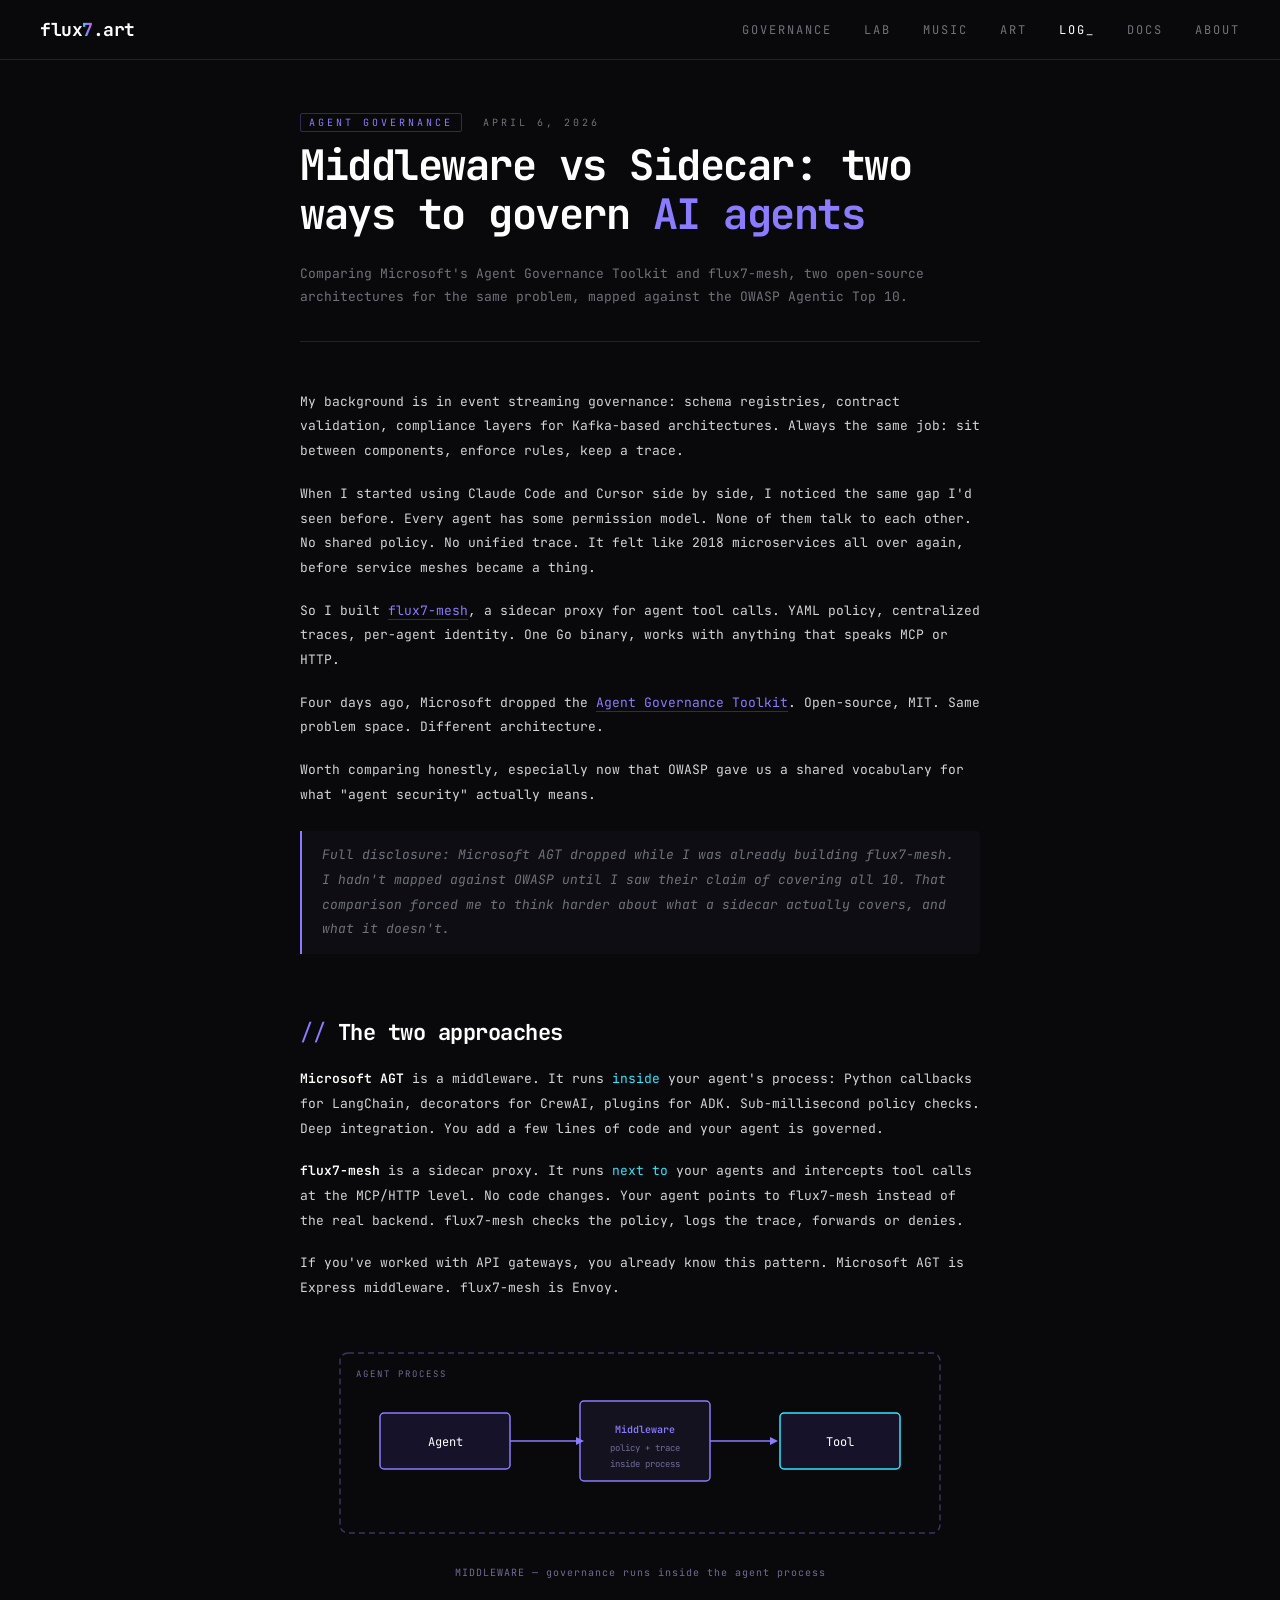
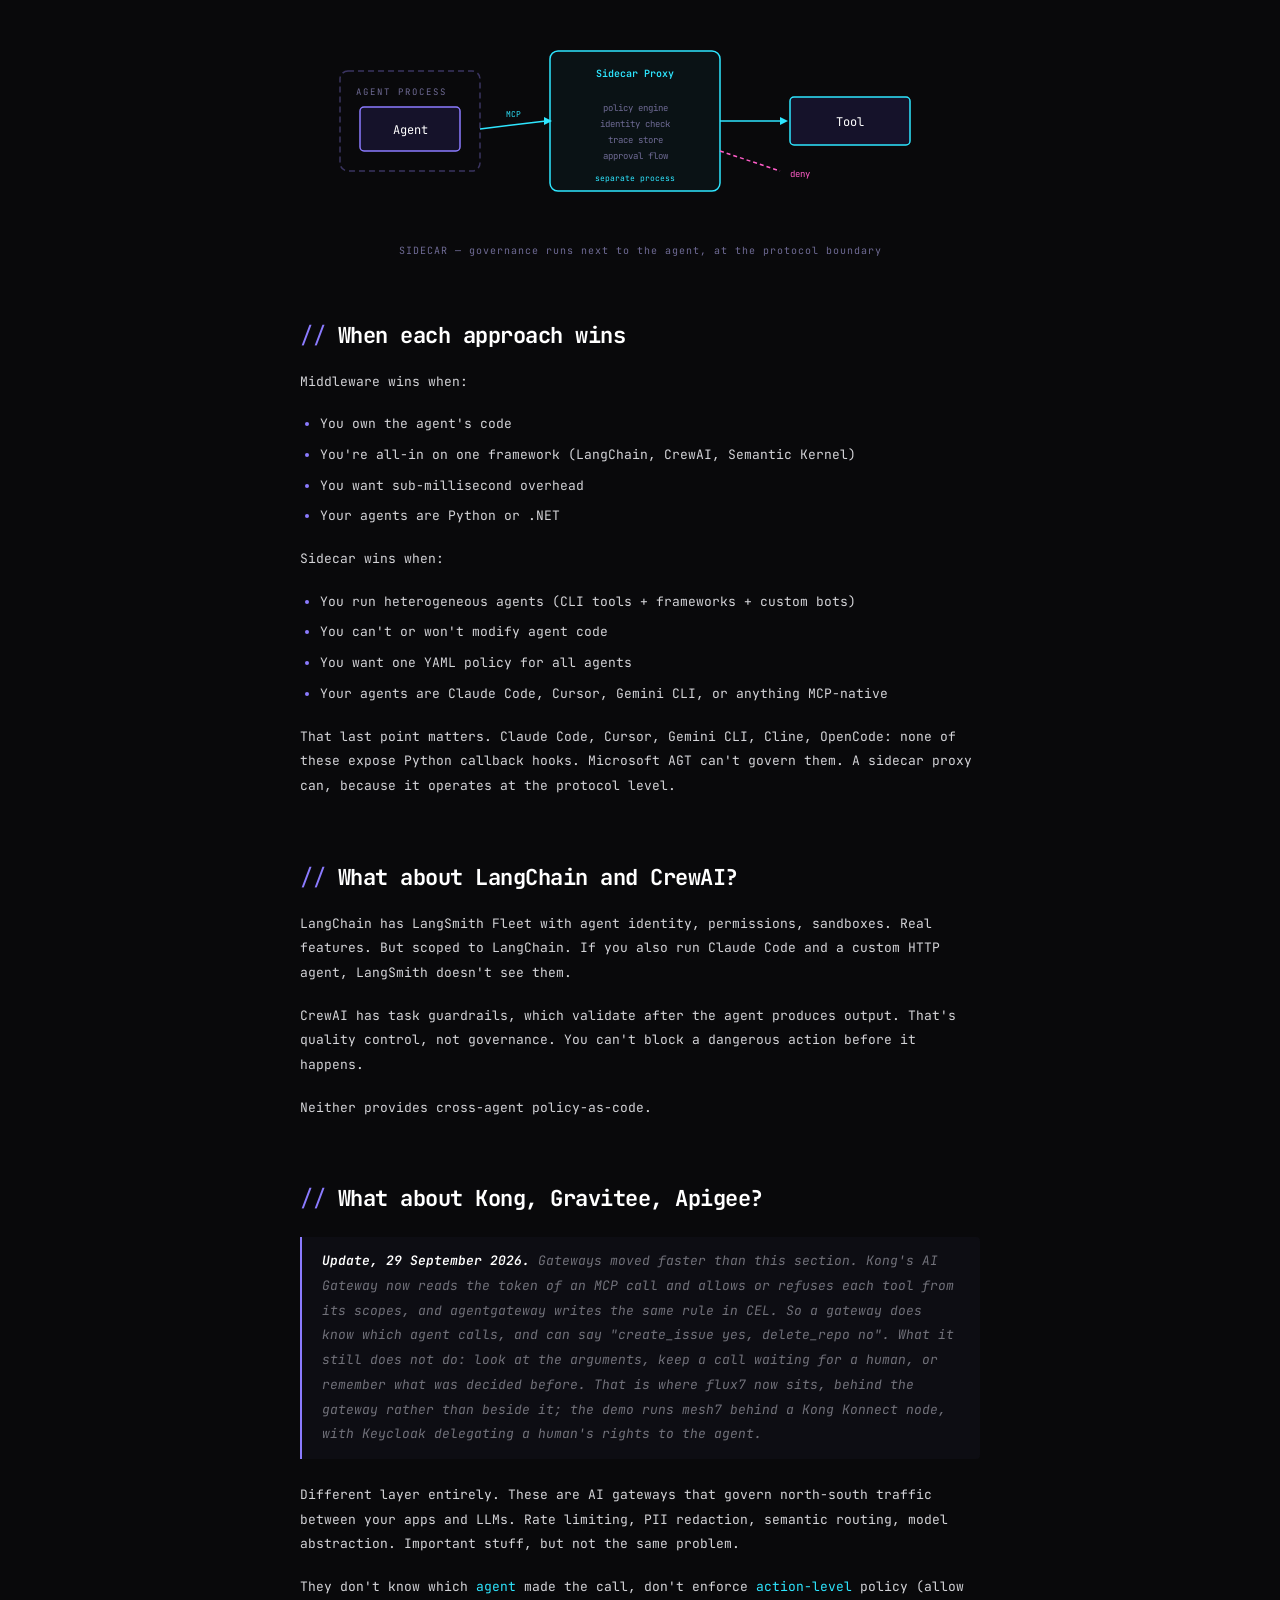
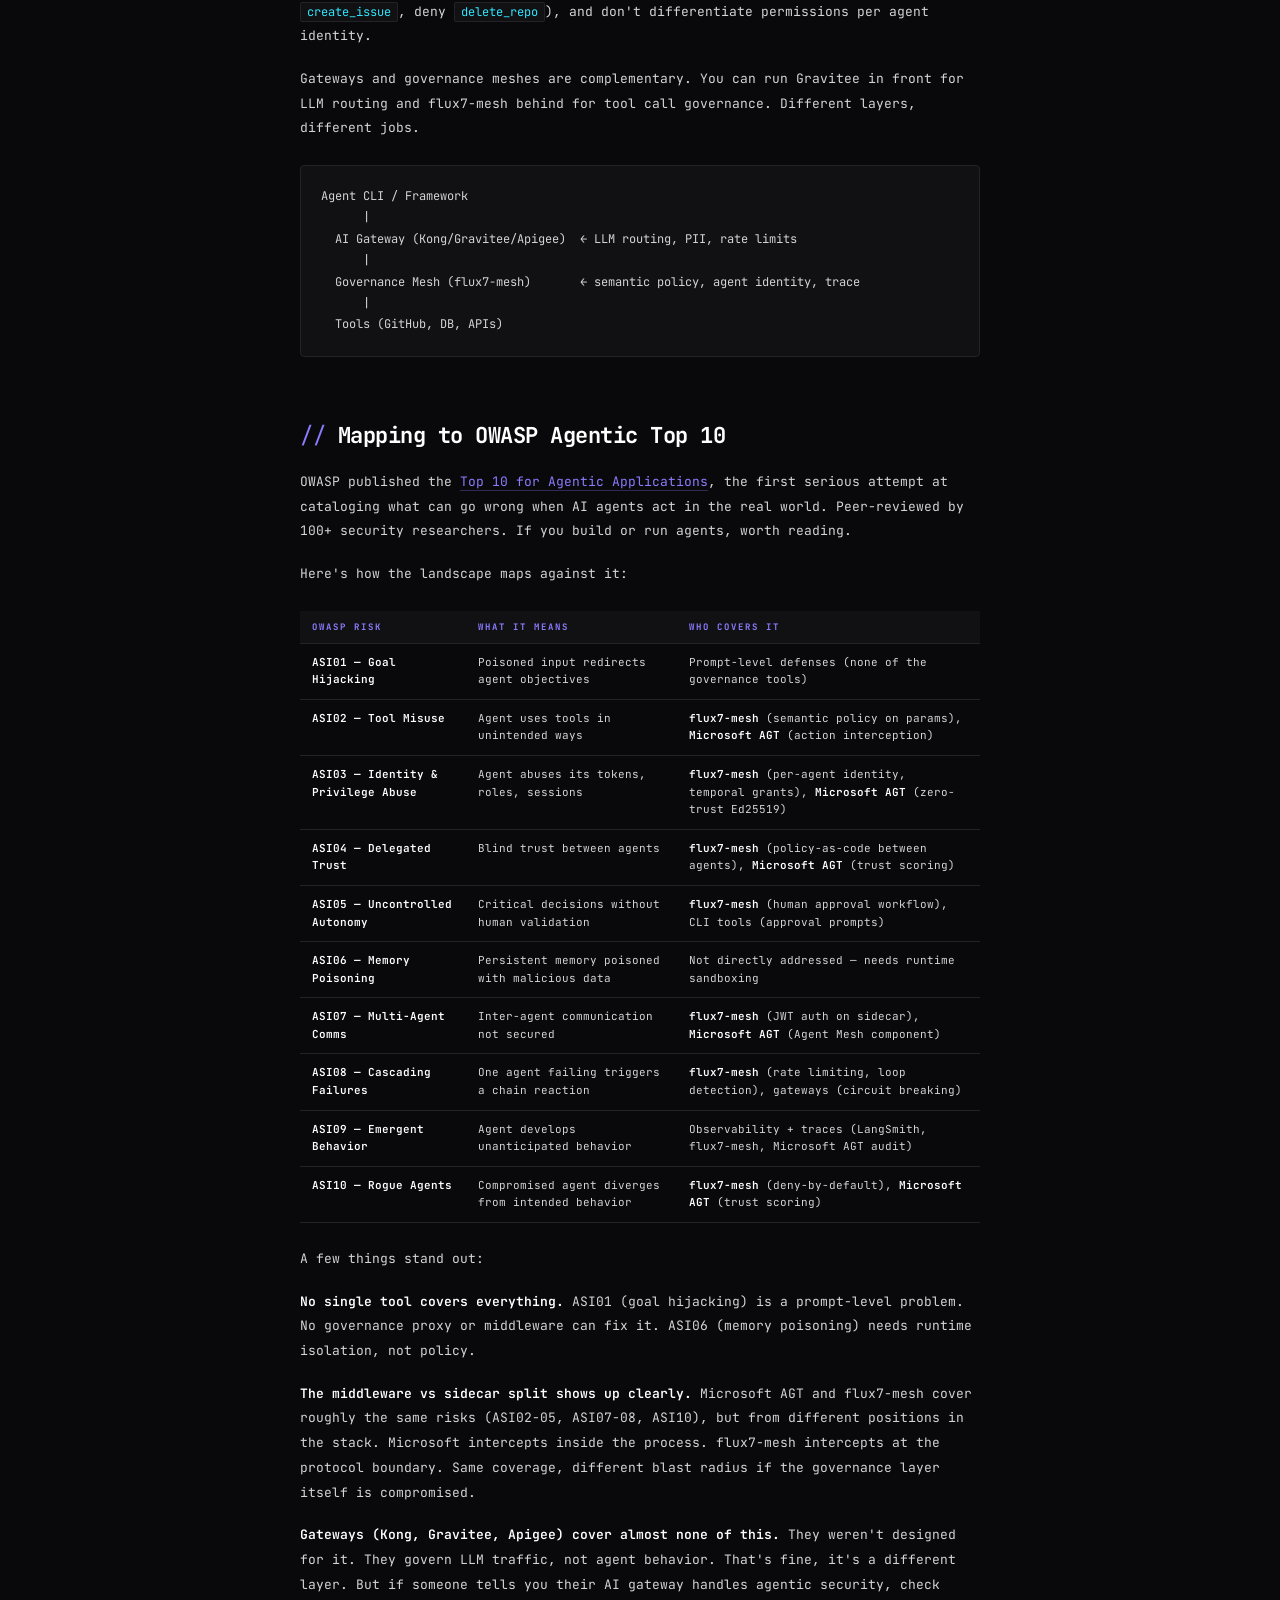
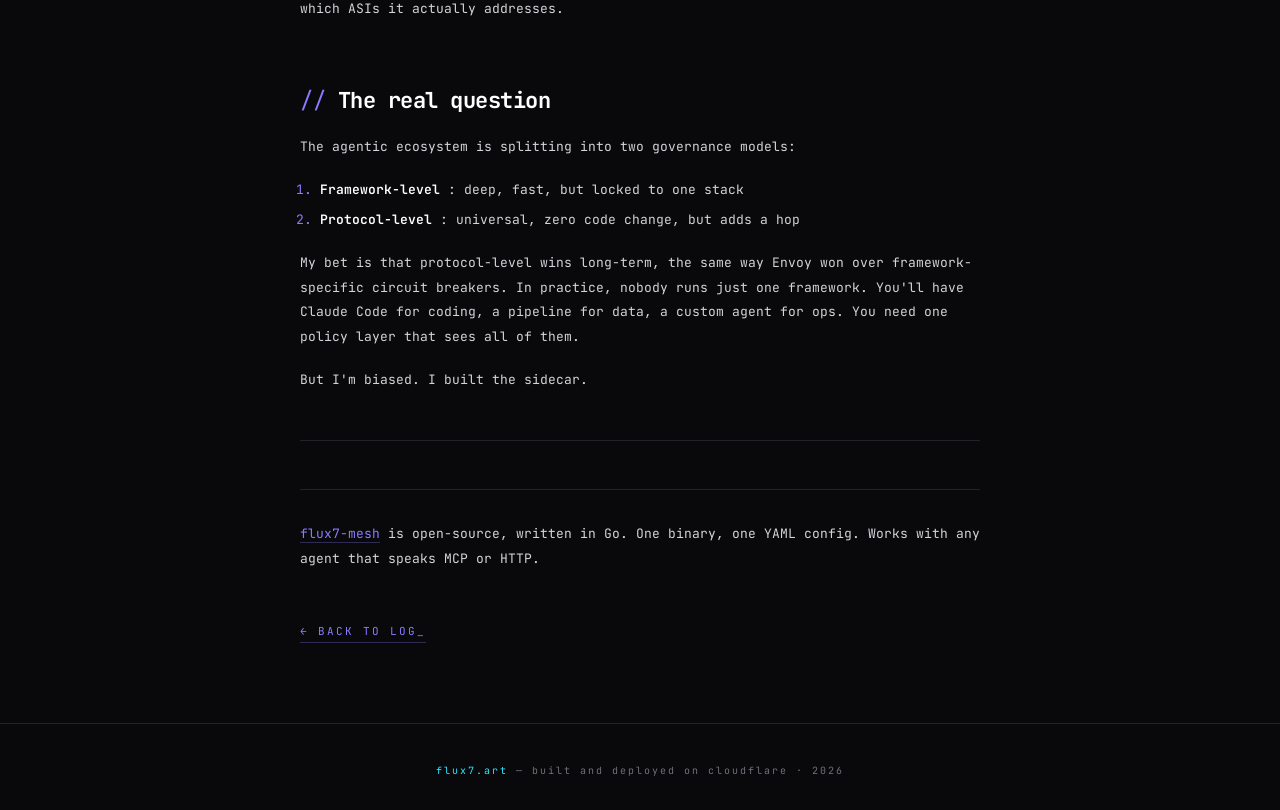
<file: blog/middleware-vs-sidecar.html>
<!DOCTYPE html>
<html lang="en">
<head>
<meta charset="UTF-8">
<meta name="viewport" content="width=device-width, initial-scale=1.0">
<title>Middleware vs Sidecar: two ways to govern AI agents — flux7.art</title>
<meta name="description" content="Comparing Microsoft Agent Governance Toolkit (middleware) and flux7-mesh (sidecar proxy) — two architectures for governing AI agent tool calls, mapped against the OWASP Agentic Top 10.">
<meta name="author" content="Marc Verchiani">
<meta name="keywords" content="AI agent governance, flux7-mesh, Microsoft Agent Governance Toolkit, OWASP Agentic Top 10, MCP, sidecar, middleware">
<link rel="canonical" href="https://flux7.art/blog/middleware-vs-sidecar.html">

<meta property="og:type" content="article">
<meta property="og:site_name" content="flux7.art">
<meta property="og:title" content="Middleware vs Sidecar: two ways to govern AI agents">
<meta property="og:description" content="Comparing Microsoft Agent Governance Toolkit and flux7-mesh — two architectures for governing AI agent tool calls, mapped against the OWASP Agentic Top 10.">
<meta property="og:url" content="https://flux7.art/blog/middleware-vs-sidecar.html">
<meta property="og:image" content="https://flux7.art/img/og.png">
<meta property="og:image:width" content="1200">
<meta property="og:image:height" content="630">
<meta property="article:author" content="Marc Verchiani">
<meta property="article:published_time" content="2026-04-06">
<meta property="article:section" content="AI Agent Governance">
<meta property="article:tag" content="flux7-mesh">
<meta property="article:tag" content="OWASP Agentic Top 10">
<meta property="article:tag" content="MCP">

<meta name="twitter:card" content="summary_large_image">
<meta name="twitter:title" content="Middleware vs Sidecar: two ways to govern AI agents">
<meta name="twitter:description" content="Microsoft Agent Governance Toolkit vs flux7-mesh — mapped against the OWASP Agentic Top 10.">
<meta name="twitter:image" content="https://flux7.art/img/og.png">

<script type="application/ld+json">
{
  "@context": "https://schema.org",
  "@type": "BlogPosting",
  "headline": "Middleware vs Sidecar: two ways to govern AI agents",
  "description": "Comparing Microsoft Agent Governance Toolkit and flux7-mesh — two architectures for governing AI agent tool calls, mapped against the OWASP Agentic Top 10.",
  "author": {
    "@type": "Person",
    "name": "Marc Verchiani",
    "url": "https://flux7.art/"
  },
  "datePublished": "2026-04-06",
  "image": "https://flux7.art/img/og.png",
  "mainEntityOfPage": "https://flux7.art/blog/middleware-vs-sidecar.html"
}
</script>

<link rel="preconnect" href="https://fonts.googleapis.com">
<link href="https://fonts.googleapis.com/css2?family=JetBrains+Mono:wght@300;400;600;700&family=Space+Mono:wght@400;700&display=swap" rel="stylesheet">
<link rel="icon" type="image/svg+xml" href="/favicon.svg">
<link rel="stylesheet" href="/style.css">
<style>
:root {
  --bg:      #09090b;
  --bg2:     #111113;
  --bg3:     #18181b;
  --green:   #2ee6ff;
  --pink:    #ff5cc8;
  --cyan:    #2ee6ff;
  --gold:    #ffd166;
  --purple:  #8b7bff;
  --teal:    #8b7bff;
  --dim:     #3f3f46;
  --text:    #d4d4d8;
  --text2:   #71717a;
  --border:  #232327;
  --font:    'JetBrains Mono', monospace;
}

* { margin:0; padding:0; box-sizing:border-box; }
html { scroll-behavior: smooth; }

body {
  font-family: var(--font);
  background: var(--bg);
  color: var(--text);
  min-height: 100vh;
  overflow-x: hidden;
}



/* ── ARTICLE ── */
.article-wrapper {
  max-width: 760px;
  margin: 0 auto;
  padding: 56px 40px 80px;
  position: relative;
  z-index: 1;
}

.article-meta {
  font-size: 10px;
  letter-spacing: 3px;
  text-transform: uppercase;
  color: var(--text2);
  margin-bottom: 12px;
}
.article-meta .tag {
  color: var(--purple);
  border: 1px solid rgba(139,123,255,0.3);
  padding: 2px 8px;
  border-radius: 2px;
  margin-right: 12px;
}
.article-meta .date { color: var(--text2); }

.article-title {
  font-size: clamp(28px, 5vw, 42px);
  font-weight: 700;
  color: #fff;
  letter-spacing: -1.5px;
  line-height: 1.15;
  margin-bottom: 24px;
}
.article-title em { font-style: normal; color: var(--purple); }

.article-subtitle {
  font-size: 13px;
  color: var(--text2);
  line-height: 1.8;
  margin-bottom: 48px;
  padding-bottom: 32px;
  border-bottom: 1px solid var(--border);
}

/* ── PROSE ── */
.prose h2 {
  font-size: 22px;
  font-weight: 700;
  color: #fff;
  letter-spacing: -0.5px;
  margin: 48px 0 20px;
  padding-top: 16px;
}
.prose h2::before {
  content: '// ';
  color: var(--purple);
  font-weight: 400;
}

.prose p {
  font-size: 13px;
  line-height: 1.9;
  color: var(--text);
  margin-bottom: 18px;
}

.prose strong { color: #fff; font-weight: 600; }
.prose em { color: var(--cyan); font-style: normal; }

.prose a {
  color: var(--purple);
  text-decoration: none;
  border-bottom: 1px solid rgba(139,123,255,0.3);
  transition: border-color 0.2s;
}
.prose a:hover { border-color: var(--purple); }

.prose ul, .prose ol {
  margin: 0 0 18px 20px;
  font-size: 13px;
  line-height: 1.9;
}
.prose li { margin-bottom: 6px; }
.prose li::marker { color: var(--purple); }

.prose blockquote {
  border-left: 2px solid var(--purple);
  padding: 12px 20px;
  margin: 24px 0;
  background: rgba(139,123,255,0.03);
  border-radius: 0 4px 4px 0;
}
.prose blockquote p { color: var(--text2); margin-bottom: 0; font-style: italic; }

.prose code {
  font-family: var(--font);
  font-size: 12px;
  background: var(--bg2);
  border: 1px solid var(--border);
  padding: 1px 6px;
  border-radius: 2px;
  color: var(--green);
}

.prose pre {
  background: var(--bg2);
  border: 1px solid var(--border);
  border-radius: 4px;
  padding: 20px;
  margin: 24px 0;
  overflow-x: auto;
  font-size: 12px;
  line-height: 1.7;
}
.prose pre code {
  background: none;
  border: none;
  padding: 0;
  color: var(--text);
}

/* ── TABLES ── */
.prose table {
  width: 100%;
  border-collapse: collapse;
  margin: 24px 0;
  font-size: 11px;
}
.prose th {
  text-align: left;
  font-size: 9px;
  letter-spacing: 2px;
  text-transform: uppercase;
  color: var(--purple);
  padding: 10px 12px;
  border-bottom: 1px solid var(--border);
  background: var(--bg2);
}
.prose td {
  padding: 10px 12px;
  border-bottom: 1px solid var(--border);
  color: var(--text);
  line-height: 1.6;
  vertical-align: top;
}
.prose tr:hover td { background: rgba(139,123,255,0.02); }

/* ── DIVIDER ── */
.prose hr {
  border: none;
  height: 1px;
  background: var(--border);
  margin: 48px 0;
}

/* ── FOOTER NOTE ── */
.article-footer {
  margin-top: 48px;
  padding-top: 32px;
  border-top: 1px solid var(--border);
  font-size: 12px;
  color: var(--text2);
  line-height: 1.8;
}
.article-footer a { color: var(--purple); text-decoration: none; border-bottom: 1px solid rgba(139,123,255,0.3); }
.article-footer a:hover { border-color: var(--purple); }

.back-link {
  display: inline-flex;
  align-items: center;
  gap: 8px;
  margin-top: 32px;
  font-size: 11px;
  letter-spacing: 2px;
  text-transform: uppercase;
  color: var(--text2);
  text-decoration: none;
  transition: color 0.2s;
}
.back-link:hover { color: var(--green); }

/* ── FOOTER ── */
footer {
  text-align: center;
  padding: 40px;
  border-top: 1px solid var(--border);
  font-size: 10px;
  color: var(--text2);
  letter-spacing: 2px;
  position: relative;
  z-index: 1;
}
footer span { color: var(--green); }

/* ── RESPONSIVE ── */

@media (max-width: 768px) {
  .article-wrapper { padding: 40px 20px 60px; }
  .prose table { font-size: 10px; }
  .prose th, .prose td { padding: 8px 6px; }
}
@media (max-width: 680px) {
  .nav-toggle { display: flex; }
  .nav-links {
    position: absolute; top: 100%; right: 16px; left: 16px;
    flex-direction: column; gap: 0;
    margin-top: 8px; padding: 6px;
    background: var(--bg2); border: 1px solid var(--border); border-radius: 6px;
    box-shadow: 0 14px 44px rgba(0,0,0,0.6);
    display: none;
  }
  .nav-links.open { display: flex; }
  .nav-links li { width: 100%; list-style: none; }
  .nav-links a { display: block; padding: 11px 14px; }
}
</style>
</head>
<body>

<nav>
  <a href="/" class="nav-logo">flux<span>7</span>.art</a>
  <div style="display:flex;align-items:center;">
    <ul class="nav-links">
      <li><a href="/#flux7">Governance</a></li>
      <li><a href="/#lab">Lab</a></li>
      <li><a href="/#music">Music</a></li>
      <li><a href="/#art">Art</a></li>
      <li><a href="/blog/" class="active">log_</a></li>
      <li><a href="https://docs.flux7.art">Docs</a></li>
      <li><a href="/about/">About</a></li>
    </ul>
    <button class="nav-toggle" aria-label="Menu" aria-expanded="false"><span></span><span></span><span></span></button>
  </div>
</nav>

<article class="article-wrapper">
  <div class="article-meta">
    <span class="tag">agent governance</span>
    <span class="date">April 6, 2026</span>
  </div>

  <h1 class="article-title">Middleware vs Sidecar: two ways to govern <em>AI agents</em></h1>

  <p class="article-subtitle">
    Comparing Microsoft's Agent Governance Toolkit and flux7-mesh, two open-source architectures for the same problem, mapped against the OWASP Agentic Top 10.
  </p>

  <div class="prose">

    <p>My background is in event streaming governance: schema registries, contract validation, compliance layers for Kafka-based architectures. Always the same job: sit between components, enforce rules, keep a trace.</p>

    <p>When I started using Claude Code and Cursor side by side, I noticed the same gap I'd seen before. Every agent has some permission model. None of them talk to each other. No shared policy. No unified trace. It felt like 2018 microservices all over again, before service meshes became a thing.</p>

    <p>So I built <a href="https://github.com/KTCrisis/flux7-mesh">flux7-mesh</a>, a sidecar proxy for agent tool calls. YAML policy, centralized traces, per-agent identity. One Go binary, works with anything that speaks MCP or HTTP.</p>

    <p>Four days ago, Microsoft dropped the <a href="https://github.com/microsoft/agent-governance-toolkit">Agent Governance Toolkit</a>. Open-source, MIT. Same problem space. Different architecture.</p>

    <p>Worth comparing honestly, especially now that OWASP gave us a shared vocabulary for what "agent security" actually means.</p>

    <blockquote><p>Full disclosure: Microsoft AGT dropped while I was already building flux7-mesh. I hadn't mapped against OWASP until I saw their claim of covering all 10. That comparison forced me to think harder about what a sidecar actually covers, and what it doesn't.</p></blockquote>

    <h2>The two approaches</h2>

    <p><strong>Microsoft AGT</strong> is a middleware. It runs <em>inside</em> your agent's process: Python callbacks for LangChain, decorators for CrewAI, plugins for ADK. Sub-millisecond policy checks. Deep integration. You add a few lines of code and your agent is governed.</p>

    <p><strong>flux7-mesh</strong> is a sidecar proxy. It runs <em>next to</em> your agents and intercepts tool calls at the MCP/HTTP level. No code changes. Your agent points to flux7-mesh instead of the real backend. flux7-mesh checks the policy, logs the trace, forwards or denies.</p>

    <p>If you've worked with API gateways, you already know this pattern. Microsoft AGT is Express middleware. flux7-mesh is Envoy.</p>

    <!-- Middleware diagram -->
    <div style="margin:32px 0;text-align:center;">
      <svg viewBox="0 0 680 220" xmlns="http://www.w3.org/2000/svg" style="max-width:680px;width:100%;">
        <!-- Agent process boundary -->
        <rect x="40" y="20" width="600" height="180" rx="8" fill="none" stroke="#3a3460" stroke-width="1.5" stroke-dasharray="6,4"/>
        <text x="56" y="44" font-family="'JetBrains Mono',monospace" font-size="9" fill="#6f6b95" letter-spacing="2">AGENT PROCESS</text>

        <!-- Agent -->
        <rect x="80" y="80" width="130" height="56" rx="4" fill="#15122a" stroke="#8b7bff" stroke-width="1.5"/>
        <text x="145" y="113" font-family="'JetBrains Mono',monospace" font-size="12" fill="#fff" text-anchor="middle">Agent</text>

        <!-- Middleware -->
        <rect x="280" y="68" width="130" height="80" rx="4" fill="rgba(139,123,255,0.08)" stroke="#8b7bff" stroke-width="1.5"/>
        <text x="345" y="100" font-family="'JetBrains Mono',monospace" font-size="10" fill="#8b7bff" text-anchor="middle" font-weight="600">Middleware</text>
        <text x="345" y="118" font-family="'JetBrains Mono',monospace" font-size="9" fill="#6f6b95" text-anchor="middle">policy + trace</text>
        <text x="345" y="134" font-family="'JetBrains Mono',monospace" font-size="9" fill="#6f6b95" text-anchor="middle">inside process</text>

        <!-- Arrow agent → middleware -->
        <line x1="210" y1="108" x2="276" y2="108" stroke="#8b7bff" stroke-width="1.5"/>
        <polygon points="276,104 284,108 276,112" fill="#8b7bff"/>

        <!-- Arrow middleware → tool -->
        <line x1="410" y1="108" x2="470" y2="108" stroke="#8b7bff" stroke-width="1.5"/>
        <polygon points="470,104 478,108 470,112" fill="#8b7bff"/>

        <!-- Tool -->
        <rect x="480" y="80" width="120" height="56" rx="4" fill="#15122a" stroke="#2ee6ff" stroke-width="1.5"/>
        <text x="540" y="113" font-family="'JetBrains Mono',monospace" font-size="12" fill="#fff" text-anchor="middle">Tool</text>
      </svg>
      <div style="font-size:10px;color:#6f6b95;margin-top:8px;letter-spacing:1px;">MIDDLEWARE &mdash; governance runs inside the agent process</div>
    </div>

    <!-- Sidecar diagram -->
    <div style="margin:32px 0;text-align:center;">
      <svg viewBox="0 0 680 220" xmlns="http://www.w3.org/2000/svg" style="max-width:680px;width:100%;">
        <!-- Agent box -->
        <rect x="40" y="60" width="140" height="100" rx="8" fill="none" stroke="#3a3460" stroke-width="1.5" stroke-dasharray="6,4"/>
        <text x="56" y="84" font-family="'JetBrains Mono',monospace" font-size="9" fill="#6f6b95" letter-spacing="2">AGENT PROCESS</text>
        <rect x="60" y="96" width="100" height="44" rx="4" fill="#15122a" stroke="#8b7bff" stroke-width="1.5"/>
        <text x="110" y="123" font-family="'JetBrains Mono',monospace" font-size="12" fill="#fff" text-anchor="middle">Agent</text>

        <!-- Sidecar proxy -->
        <rect x="250" y="40" width="170" height="140" rx="8" fill="rgba(46,230,255,0.04)" stroke="#2ee6ff" stroke-width="1.5"/>
        <text x="335" y="66" font-family="'JetBrains Mono',monospace" font-size="10" fill="#2ee6ff" text-anchor="middle" font-weight="600">Sidecar Proxy</text>
        <text x="335" y="100" font-family="'JetBrains Mono',monospace" font-size="9" fill="#6f6b95" text-anchor="middle">policy engine</text>
        <text x="335" y="116" font-family="'JetBrains Mono',monospace" font-size="9" fill="#6f6b95" text-anchor="middle">identity check</text>
        <text x="335" y="132" font-family="'JetBrains Mono',monospace" font-size="9" fill="#6f6b95" text-anchor="middle">trace store</text>
        <text x="335" y="148" font-family="'JetBrains Mono',monospace" font-size="9" fill="#6f6b95" text-anchor="middle">approval flow</text>
        <text x="335" y="170" font-family="'JetBrains Mono',monospace" font-size="8" fill="#2ee6ff" text-anchor="middle">separate process</text>

        <!-- Arrow agent → sidecar -->
        <line x1="180" y1="118" x2="246" y2="110" stroke="#2ee6ff" stroke-width="1.5"/>
        <polygon points="244,106 252,110 244,114" fill="#2ee6ff"/>
        <text x="213" y="106" font-family="'JetBrains Mono',monospace" font-size="8" fill="#2ee6ff" text-anchor="middle">MCP</text>

        <!-- Arrow sidecar → tool -->
        <line x1="420" y1="110" x2="480" y2="110" stroke="#2ee6ff" stroke-width="1.5"/>
        <polygon points="480,106 488,110 480,114" fill="#2ee6ff"/>

        <!-- Tool -->
        <rect x="490" y="86" width="120" height="48" rx="4" fill="#15122a" stroke="#2ee6ff" stroke-width="1.5"/>
        <text x="550" y="115" font-family="'JetBrains Mono',monospace" font-size="12" fill="#fff" text-anchor="middle">Tool</text>

        <!-- Deny arrow (crossed) -->
        <line x1="420" y1="140" x2="480" y2="160" stroke="#ff5cc8" stroke-width="1.5" stroke-dasharray="4,3"/>
        <text x="490" y="166" font-family="'JetBrains Mono',monospace" font-size="9" fill="#ff5cc8">deny</text>
      </svg>
      <div style="font-size:10px;color:#6f6b95;margin-top:8px;letter-spacing:1px;">SIDECAR &mdash; governance runs next to the agent, at the protocol boundary</div>
    </div>

    <h2>When each approach wins</h2>

    <p>Middleware wins when:</p>
    <ul>
      <li>You own the agent's code</li>
      <li>You're all-in on one framework (LangChain, CrewAI, Semantic Kernel)</li>
      <li>You want sub-millisecond overhead</li>
      <li>Your agents are Python or .NET</li>
    </ul>

    <p>Sidecar wins when:</p>
    <ul>
      <li>You run heterogeneous agents (CLI tools + frameworks + custom bots)</li>
      <li>You can't or won't modify agent code</li>
      <li>You want one YAML policy for all agents</li>
      <li>Your agents are Claude Code, Cursor, Gemini CLI, or anything MCP-native</li>
    </ul>

    <p>That last point matters. Claude Code, Cursor, Gemini CLI, Cline, OpenCode: none of these expose Python callback hooks. Microsoft AGT can't govern them. A sidecar proxy can, because it operates at the protocol level.</p>

    <h2>What about LangChain and CrewAI?</h2>

    <p>LangChain has LangSmith Fleet with agent identity, permissions, sandboxes. Real features. But scoped to LangChain. If you also run Claude Code and a custom HTTP agent, LangSmith doesn't see them.</p>

    <p>CrewAI has task guardrails, which validate after the agent produces output. That's quality control, not governance. You can't block a dangerous action before it happens.</p>

    <p>Neither provides cross-agent policy-as-code.</p>

    <h2>What about Kong, Gravitee, Apigee?</h2>
    <blockquote><p><strong>Update, 29 September 2026.</strong> Gateways moved faster than this section. Kong's AI Gateway now reads the token of an MCP call and allows or refuses each tool from its scopes, and agentgateway writes the same rule in CEL. So a gateway does know which agent calls, and can say "create_issue yes, delete_repo no". What it still does not do: look at the arguments, keep a call waiting for a human, or remember what was decided before. That is where flux7 now sits, behind the gateway rather than beside it; the demo runs mesh7 behind a Kong Konnect node, with Keycloak delegating a human's rights to the agent.</p></blockquote>

    <p>Different layer entirely. These are AI gateways that govern north-south traffic between your apps and LLMs. Rate limiting, PII redaction, semantic routing, model abstraction. Important stuff, but not the same problem.</p>

    <p>They don't know which <em>agent</em> made the call, don't enforce <em>action-level</em> policy (allow <code>create_issue</code>, deny <code>delete_repo</code>), and don't differentiate permissions per agent identity.</p>

    <p>Gateways and governance meshes are complementary. You can run Gravitee in front for LLM routing and flux7-mesh behind for tool call governance. Different layers, different jobs.</p>

    <pre><code>Agent CLI / Framework
      |
  AI Gateway (Kong/Gravitee/Apigee)  &larr; LLM routing, PII, rate limits
      |
  Governance Mesh (flux7-mesh)       &larr; semantic policy, agent identity, trace
      |
  Tools (GitHub, DB, APIs)</code></pre>

    <h2>Mapping to OWASP Agentic Top 10</h2>

    <p>OWASP published the <a href="https://genai.owasp.org/resource/owasp-top-10-for-agentic-applications-for-2026/">Top 10 for Agentic Applications</a>, the first serious attempt at cataloging what can go wrong when AI agents act in the real world. Peer-reviewed by 100+ security researchers. If you build or run agents, worth reading.</p>

    <p>Here's how the landscape maps against it:</p>

    <table>
      <thead>
        <tr><th>OWASP Risk</th><th>What it means</th><th>Who covers it</th></tr>
      </thead>
      <tbody>
        <tr><td><strong>ASI01 &mdash; Goal Hijacking</strong></td><td>Poisoned input redirects agent objectives</td><td>Prompt-level defenses (none of the governance tools)</td></tr>
        <tr><td><strong>ASI02 &mdash; Tool Misuse</strong></td><td>Agent uses tools in unintended ways</td><td><strong>flux7-mesh</strong> (semantic policy on params), <strong>Microsoft AGT</strong> (action interception)</td></tr>
        <tr><td><strong>ASI03 &mdash; Identity &amp; Privilege Abuse</strong></td><td>Agent abuses its tokens, roles, sessions</td><td><strong>flux7-mesh</strong> (per-agent identity, temporal grants), <strong>Microsoft AGT</strong> (zero-trust Ed25519)</td></tr>
        <tr><td><strong>ASI04 &mdash; Delegated Trust</strong></td><td>Blind trust between agents</td><td><strong>flux7-mesh</strong> (policy-as-code between agents), <strong>Microsoft AGT</strong> (trust scoring)</td></tr>
        <tr><td><strong>ASI05 &mdash; Uncontrolled Autonomy</strong></td><td>Critical decisions without human validation</td><td><strong>flux7-mesh</strong> (human approval workflow), CLI tools (approval prompts)</td></tr>
        <tr><td><strong>ASI06 &mdash; Memory Poisoning</strong></td><td>Persistent memory poisoned with malicious data</td><td>Not directly addressed &mdash; needs runtime sandboxing</td></tr>
        <tr><td><strong>ASI07 &mdash; Multi-Agent Comms</strong></td><td>Inter-agent communication not secured</td><td><strong>flux7-mesh</strong> (JWT auth on sidecar), <strong>Microsoft AGT</strong> (Agent Mesh component)</td></tr>
        <tr><td><strong>ASI08 &mdash; Cascading Failures</strong></td><td>One agent failing triggers a chain reaction</td><td><strong>flux7-mesh</strong> (rate limiting, loop detection), gateways (circuit breaking)</td></tr>
        <tr><td><strong>ASI09 &mdash; Emergent Behavior</strong></td><td>Agent develops unanticipated behavior</td><td>Observability + traces (LangSmith, flux7-mesh, Microsoft AGT audit)</td></tr>
        <tr><td><strong>ASI10 &mdash; Rogue Agents</strong></td><td>Compromised agent diverges from intended behavior</td><td><strong>flux7-mesh</strong> (deny-by-default), <strong>Microsoft AGT</strong> (trust scoring)</td></tr>
      </tbody>
    </table>

    <p>A few things stand out:</p>

    <p><strong>No single tool covers everything.</strong> ASI01 (goal hijacking) is a prompt-level problem. No governance proxy or middleware can fix it. ASI06 (memory poisoning) needs runtime isolation, not policy.</p>

    <p><strong>The middleware vs sidecar split shows up clearly.</strong> Microsoft AGT and flux7-mesh cover roughly the same risks (ASI02-05, ASI07-08, ASI10), but from different positions in the stack. Microsoft intercepts inside the process. flux7-mesh intercepts at the protocol boundary. Same coverage, different blast radius if the governance layer itself is compromised.</p>

    <p><strong>Gateways (Kong, Gravitee, Apigee) cover almost none of this.</strong> They weren't designed for it. They govern LLM traffic, not agent behavior. That's fine, it's a different layer. But if someone tells you their AI gateway handles agentic security, check which ASIs it actually addresses.</p>

    <h2>The real question</h2>

    <p>The agentic ecosystem is splitting into two governance models:</p>

    <ol>
      <li><strong>Framework-level</strong> : deep, fast, but locked to one stack</li>
      <li><strong>Protocol-level</strong> : universal, zero code change, but adds a hop</li>
    </ol>

    <p>My bet is that protocol-level wins long-term, the same way Envoy won over framework-specific circuit breakers. In practice, nobody runs just one framework. You'll have Claude Code for coding, a pipeline for data, a custom agent for ops. You need one policy layer that sees all of them.</p>

    <p>But I'm biased. I built the sidecar.</p>

    <hr>

    <div class="article-footer">
      <p><a href="https://github.com/KTCrisis/flux7-mesh">flux7-mesh</a> is open-source, written in Go. One binary, one YAML config. Works with any agent that speaks MCP or HTTP.</p>

      <a href="/blog/" class="back-link">&larr; back to log_</a>
    </div>

  </div>
</article>

<footer>
  <span>flux7.art</span> &mdash; built and deployed on cloudflare &middot; 2026
</footer>

<script>
(function() {
  var toggle = document.querySelector('.nav-toggle');
  var links = document.querySelector('.nav-links');
  if (!toggle || !links) return;
  function close() { links.classList.remove('open'); toggle.classList.remove('open'); toggle.setAttribute('aria-expanded', 'false'); }
  toggle.addEventListener('click', function() {
    var open = links.classList.toggle('open');
    toggle.classList.toggle('open', open);
    toggle.setAttribute('aria-expanded', String(open));
  });
  links.querySelectorAll('a').forEach(function(a) { a.addEventListener('click', close); });
})();
</script>
</body>
</html>
</file>
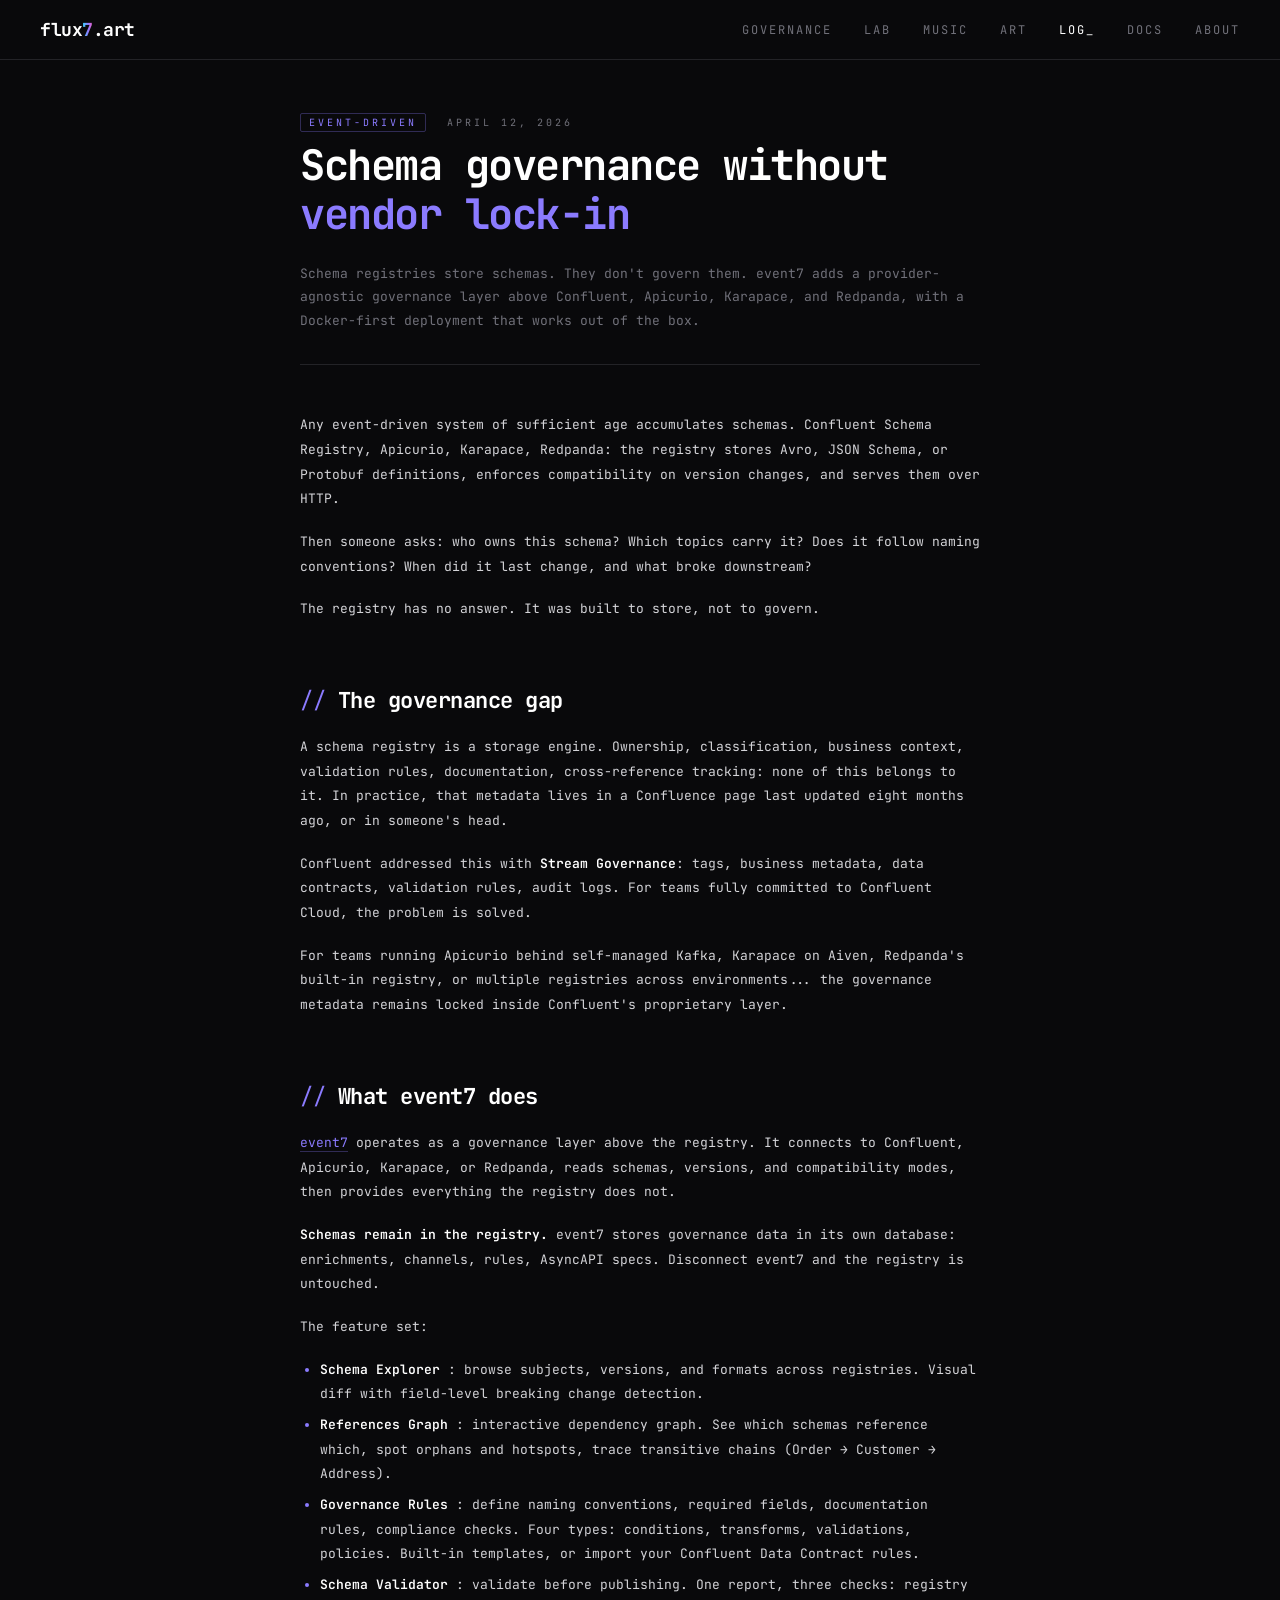
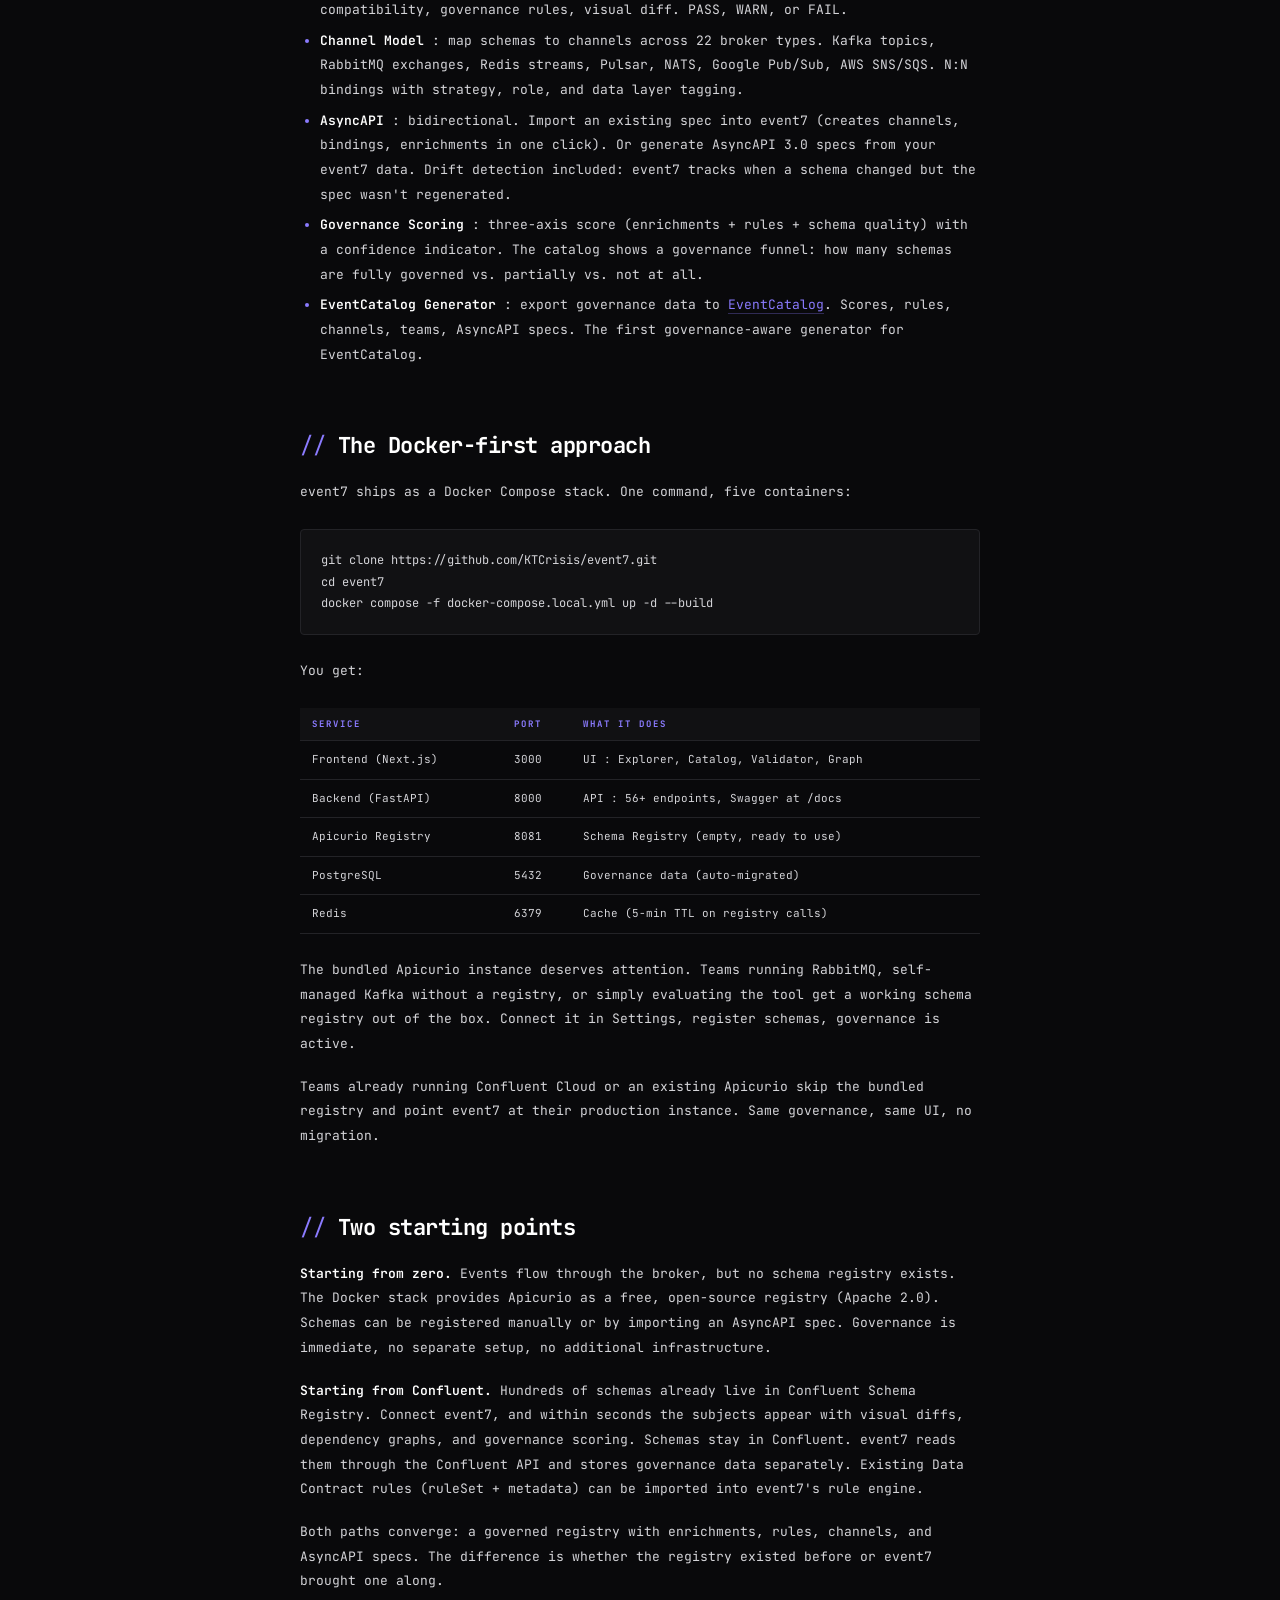
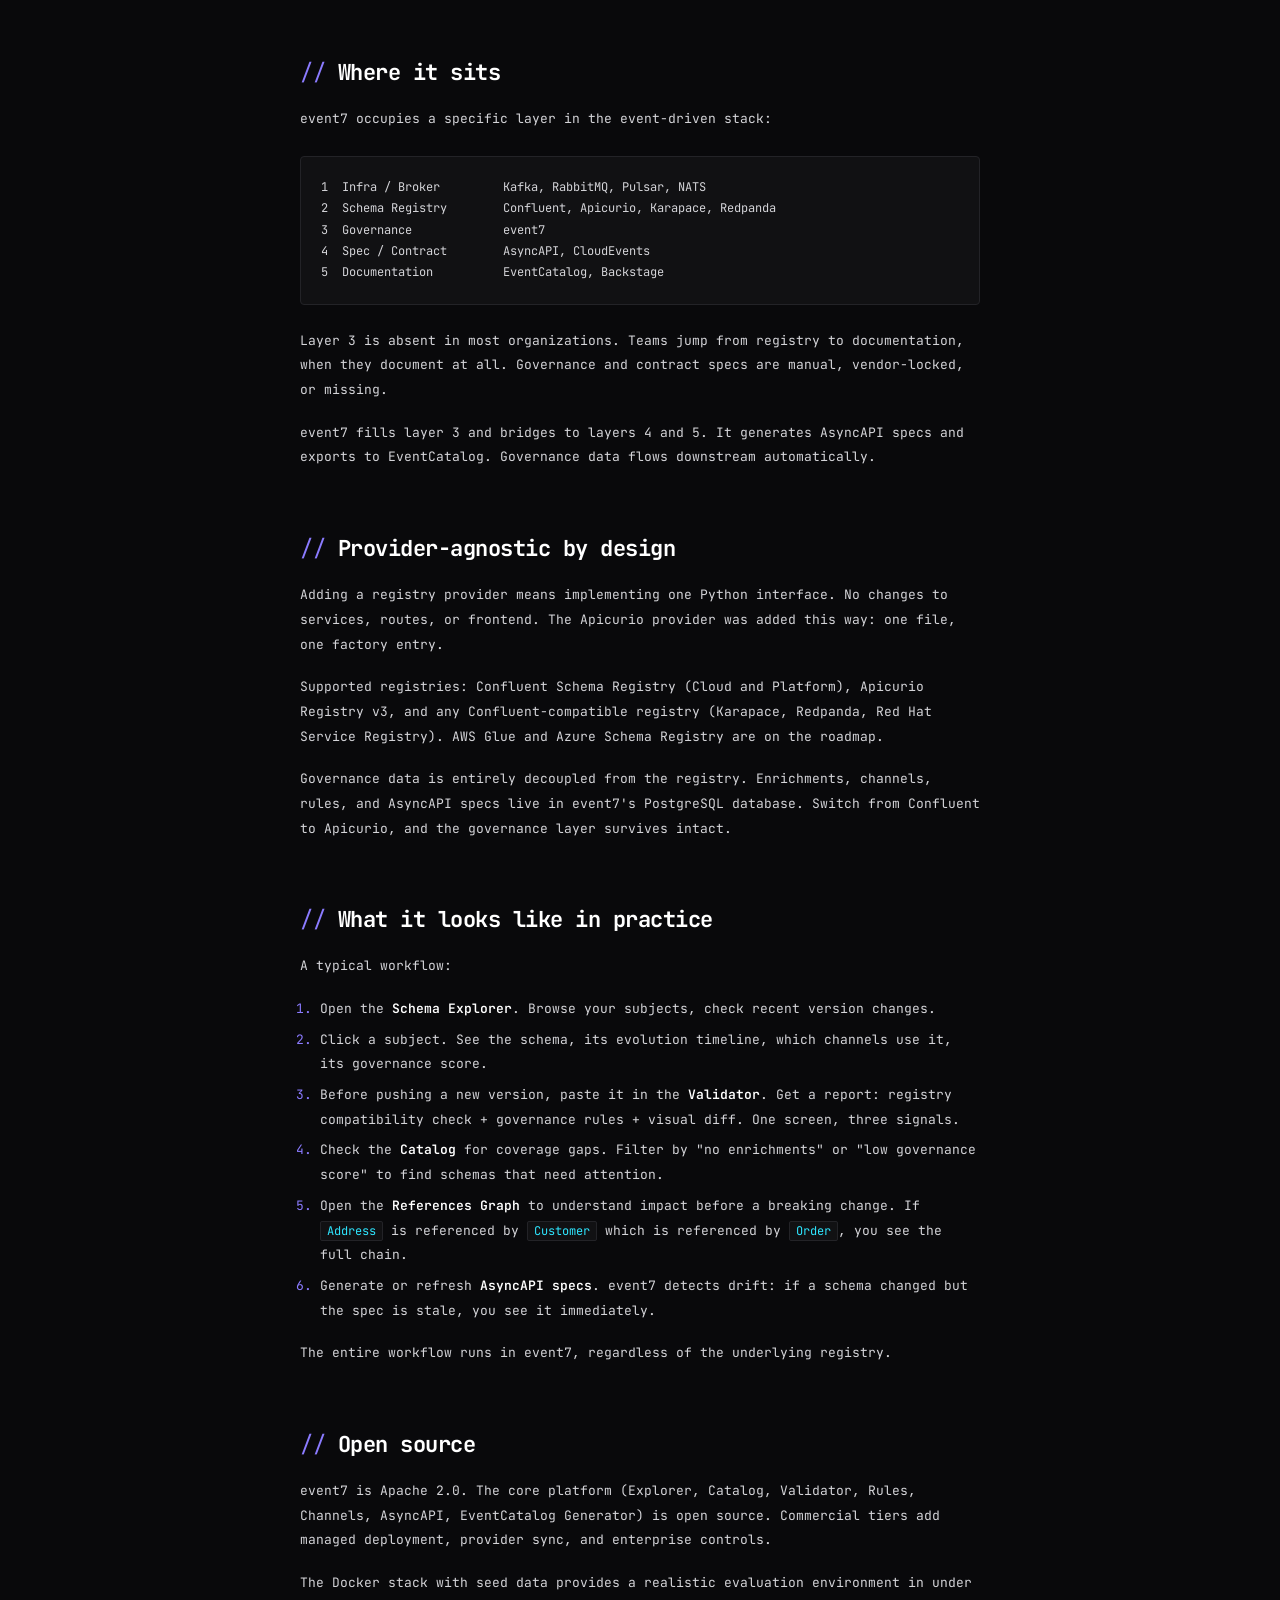
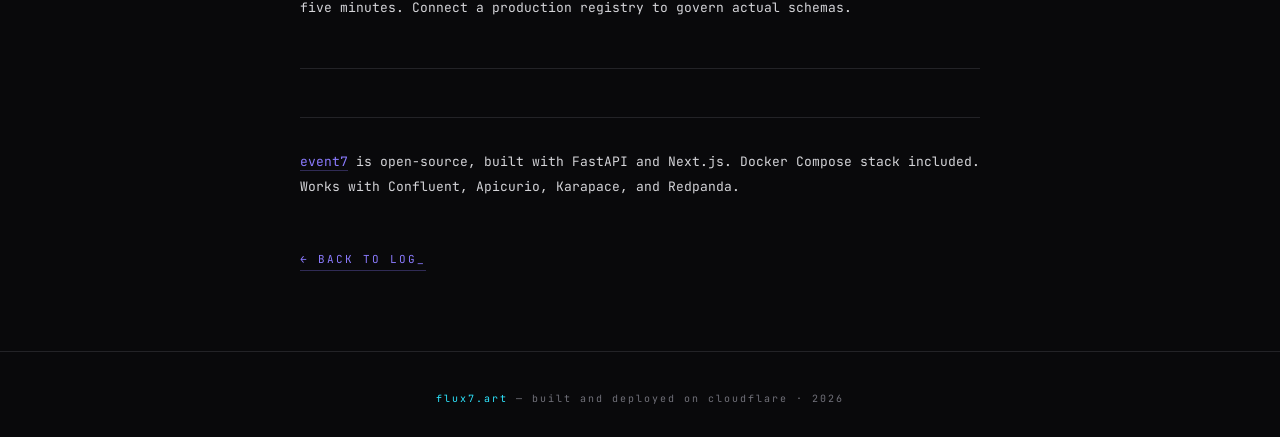
<file: blog/schema-governance-without-lockin.html>
<!DOCTYPE html>
<html lang="en">
<head>
<meta charset="UTF-8">
<meta name="viewport" content="width=device-width, initial-scale=1.0">
<title>Schema governance without vendor lock-in — flux7.art</title>
<meta name="description" content="Schema registries store schemas. They don't govern them. event7 adds a provider-agnostic governance layer above Confluent, Apicurio, Karapace, and Redpanda — with a Docker-first deployment that works out of the box.">
<meta name="author" content="Marc Verchiani">
<meta name="keywords" content="schema registry, schema governance, event-driven, Confluent, Apicurio, Karapace, Redpanda, AsyncAPI, event7, Docker">
<link rel="canonical" href="https://flux7.art/blog/schema-governance-without-lockin.html">

<meta property="og:type" content="article">
<meta property="og:site_name" content="flux7.art">
<meta property="og:title" content="Schema governance without vendor lock-in">
<meta property="og:description" content="Schema registries store schemas. They don't govern them. event7 adds a provider-agnostic governance layer above Confluent, Apicurio, Karapace, and Redpanda.">
<meta property="og:url" content="https://flux7.art/blog/schema-governance-without-lockin.html">
<meta property="og:image" content="https://flux7.art/img/og.png">
<meta property="og:image:width" content="1200">
<meta property="og:image:height" content="630">
<meta property="article:author" content="Marc Verchiani">
<meta property="article:published_time" content="2026-04-12">
<meta property="article:section" content="Event-Driven Architecture">
<meta property="article:tag" content="schema registry">
<meta property="article:tag" content="event7">
<meta property="article:tag" content="AsyncAPI">
<meta property="article:tag" content="Confluent">

<meta name="twitter:card" content="summary_large_image">
<meta name="twitter:title" content="Schema governance without vendor lock-in">
<meta name="twitter:description" content="Schema registries store schemas. They don't govern them. event7 adds a provider-agnostic governance layer.">
<meta name="twitter:image" content="https://flux7.art/img/og.png">

<script type="application/ld+json">
{
  "@context": "https://schema.org",
  "@type": "BlogPosting",
  "headline": "Schema governance without vendor lock-in",
  "description": "Schema registries store schemas. They don't govern them. event7 adds a provider-agnostic governance layer above Confluent, Apicurio, Karapace, and Redpanda.",
  "author": {
    "@type": "Person",
    "name": "Marc Verchiani",
    "url": "https://flux7.art/"
  },
  "datePublished": "2026-04-12",
  "image": "https://flux7.art/img/og.png",
  "mainEntityOfPage": "https://flux7.art/blog/schema-governance-without-lockin.html"
}
</script>

<link rel="preconnect" href="https://fonts.googleapis.com">
<link href="https://fonts.googleapis.com/css2?family=JetBrains+Mono:wght@300;400;600;700&family=Space+Mono:wght@400;700&display=swap" rel="stylesheet">
<link rel="icon" type="image/svg+xml" href="/favicon.svg">
<link rel="stylesheet" href="/style.css">
<style>
:root {
  --bg:      #09090b;
  --bg2:     #111113;
  --bg3:     #18181b;
  --green:   #2ee6ff;
  --pink:    #ff5cc8;
  --cyan:    #2ee6ff;
  --gold:    #ffd166;
  --purple:  #8b7bff;
  --teal:    #8b7bff;
  --dim:     #3f3f46;
  --text:    #d4d4d8;
  --text2:   #71717a;
  --border:  #232327;
  --font:    'JetBrains Mono', monospace;
}

* { margin:0; padding:0; box-sizing:border-box; }
html { scroll-behavior: smooth; }

body {
  font-family: var(--font);
  background: var(--bg);
  color: var(--text);
  min-height: 100vh;
  overflow-x: hidden;
}



/* ── ARTICLE ── */
.article-wrapper {
  max-width: 760px;
  margin: 0 auto;
  padding: 56px 40px 80px;
  position: relative;
  z-index: 1;
}

.article-meta {
  font-size: 10px;
  letter-spacing: 3px;
  text-transform: uppercase;
  color: var(--text2);
  margin-bottom: 12px;
}
.article-meta .tag {
  color: var(--purple);
  border: 1px solid rgba(139,123,255,0.3);
  padding: 2px 8px;
  border-radius: 2px;
  margin-right: 12px;
}
.article-meta .date { color: var(--text2); }

.article-title {
  font-size: clamp(28px, 5vw, 42px);
  font-weight: 700;
  color: #fff;
  letter-spacing: -1.5px;
  line-height: 1.15;
  margin-bottom: 24px;
}
.article-title em { font-style: normal; color: var(--purple); }

.article-subtitle {
  font-size: 13px;
  color: var(--text2);
  line-height: 1.8;
  margin-bottom: 48px;
  padding-bottom: 32px;
  border-bottom: 1px solid var(--border);
}

/* ── PROSE ── */
.prose h2 {
  font-size: 22px;
  font-weight: 700;
  color: #fff;
  letter-spacing: -0.5px;
  margin: 48px 0 20px;
  padding-top: 16px;
}
.prose h2::before {
  content: '// ';
  color: var(--purple);
  font-weight: 400;
}

.prose p {
  font-size: 13px;
  line-height: 1.9;
  color: var(--text);
  margin-bottom: 18px;
}

.prose strong { color: #fff; font-weight: 600; }
.prose em { color: var(--cyan); font-style: normal; }

.prose a {
  color: var(--purple);
  text-decoration: none;
  border-bottom: 1px solid rgba(139,123,255,0.3);
  transition: border-color 0.2s;
}
.prose a:hover { border-color: var(--purple); }

.prose ul, .prose ol {
  margin: 0 0 18px 20px;
  font-size: 13px;
  line-height: 1.9;
}
.prose li { margin-bottom: 6px; }
.prose li::marker { color: var(--purple); }

.prose blockquote {
  border-left: 2px solid var(--purple);
  padding: 12px 20px;
  margin: 24px 0;
  background: rgba(139,123,255,0.03);
  border-radius: 0 4px 4px 0;
}
.prose blockquote p { color: var(--text2); margin-bottom: 0; font-style: italic; }

.prose code {
  font-family: var(--font);
  font-size: 12px;
  background: var(--bg2);
  border: 1px solid var(--border);
  padding: 1px 6px;
  border-radius: 2px;
  color: var(--green);
}

.prose pre {
  background: var(--bg2);
  border: 1px solid var(--border);
  border-radius: 4px;
  padding: 20px;
  margin: 24px 0;
  overflow-x: auto;
  font-size: 12px;
  line-height: 1.7;
}
.prose pre code {
  background: none;
  border: none;
  padding: 0;
  color: var(--text);
}

/* ── TABLES ── */
.prose table {
  width: 100%;
  border-collapse: collapse;
  margin: 24px 0;
  font-size: 11px;
}
.prose th {
  text-align: left;
  font-size: 9px;
  letter-spacing: 2px;
  text-transform: uppercase;
  color: var(--purple);
  padding: 10px 12px;
  border-bottom: 1px solid var(--border);
  background: var(--bg2);
}
.prose td {
  padding: 10px 12px;
  border-bottom: 1px solid var(--border);
  color: var(--text);
  line-height: 1.6;
  vertical-align: top;
}
.prose tr:hover td { background: rgba(139,123,255,0.02); }

/* ── DIVIDER ── */
.prose hr {
  border: none;
  height: 1px;
  background: var(--border);
  margin: 48px 0;
}

/* ── FOOTER NOTE ── */
.article-footer {
  margin-top: 48px;
  padding-top: 32px;
  border-top: 1px solid var(--border);
  font-size: 12px;
  color: var(--text2);
  line-height: 1.8;
}
.article-footer a { color: var(--purple); text-decoration: none; border-bottom: 1px solid rgba(139,123,255,0.3); }
.article-footer a:hover { border-color: var(--purple); }

.back-link {
  display: inline-flex;
  align-items: center;
  gap: 8px;
  margin-top: 32px;
  font-size: 11px;
  letter-spacing: 2px;
  text-transform: uppercase;
  color: var(--text2);
  text-decoration: none;
  transition: color 0.2s;
}
.back-link:hover { color: var(--green); }

/* ── FOOTER ── */
footer {
  text-align: center;
  padding: 40px;
  border-top: 1px solid var(--border);
  font-size: 10px;
  color: var(--text2);
  letter-spacing: 2px;
  position: relative;
  z-index: 1;
}
footer span { color: var(--green); }

/* ── RESPONSIVE ── */

@media (max-width: 768px) {
  .article-wrapper { padding: 40px 20px 60px; }
  .prose table { font-size: 10px; }
  .prose th, .prose td { padding: 8px 6px; }
}
@media (max-width: 680px) {
  .nav-toggle { display: flex; }
  .nav-links {
    position: absolute; top: 100%; right: 16px; left: 16px;
    flex-direction: column; gap: 0;
    margin-top: 8px; padding: 6px;
    background: var(--bg2); border: 1px solid var(--border); border-radius: 6px;
    box-shadow: 0 14px 44px rgba(0,0,0,0.6);
    display: none;
  }
  .nav-links.open { display: flex; }
  .nav-links li { width: 100%; list-style: none; }
  .nav-links a { display: block; padding: 11px 14px; }
}
</style>
</head>
<body>

<nav>
  <a href="/" class="nav-logo">flux<span>7</span>.art</a>
  <div style="display:flex;align-items:center;">
    <ul class="nav-links">
      <li><a href="/#flux7">Governance</a></li>
      <li><a href="/#lab">Lab</a></li>
      <li><a href="/#music">Music</a></li>
      <li><a href="/#art">Art</a></li>
      <li><a href="/blog/" class="active">log_</a></li>
      <li><a href="https://docs.flux7.art">Docs</a></li>
      <li><a href="/about/">About</a></li>
    </ul>
    <button class="nav-toggle" aria-label="Menu" aria-expanded="false"><span></span><span></span><span></span></button>
  </div>
</nav>

<article class="article-wrapper">
  <div class="article-meta">
    <span class="tag">event-driven</span>
    <span class="date">April 12, 2026</span>
  </div>

  <h1 class="article-title">Schema governance without <em>vendor lock-in</em></h1>

  <p class="article-subtitle">
    Schema registries store schemas. They don't govern them. event7 adds a provider-agnostic governance layer above Confluent, Apicurio, Karapace, and Redpanda, with a Docker-first deployment that works out of the box.
  </p>

  <div class="prose">

    <p>Any event-driven system of sufficient age accumulates schemas. Confluent Schema Registry, Apicurio, Karapace, Redpanda: the registry stores Avro, JSON Schema, or Protobuf definitions, enforces compatibility on version changes, and serves them over HTTP.</p>

    <p>Then someone asks: who owns this schema? Which topics carry it? Does it follow naming conventions? When did it last change, and what broke downstream?</p>

    <p>The registry has no answer. It was built to store, not to govern.</p>

    <h2>The governance gap</h2>

    <p>A schema registry is a storage engine. Ownership, classification, business context, validation rules, documentation, cross-reference tracking: none of this belongs to it. In practice, that metadata lives in a Confluence page last updated eight months ago, or in someone's head.</p>

    <p>Confluent addressed this with <strong>Stream Governance</strong>: tags, business metadata, data contracts, validation rules, audit logs. For teams fully committed to Confluent Cloud, the problem is solved.</p>

    <p>For teams running Apicurio behind self-managed Kafka, Karapace on Aiven, Redpanda's built-in registry, or multiple registries across environments... the governance metadata remains locked inside Confluent's proprietary layer.</p>

    <h2>What event7 does</h2>

    <p><a href="https://github.com/KTCrisis/event7">event7</a> operates as a governance layer above the registry. It connects to Confluent, Apicurio, Karapace, or Redpanda, reads schemas, versions, and compatibility modes, then provides everything the registry does not.</p>

    <p><strong>Schemas remain in the registry.</strong> event7 stores governance data in its own database: enrichments, channels, rules, AsyncAPI specs. Disconnect event7 and the registry is untouched.</p>

    <p>The feature set:</p>

    <ul>
      <li><strong>Schema Explorer</strong> : browse subjects, versions, and formats across registries. Visual diff with field-level breaking change detection.</li>
      <li><strong>References Graph</strong> : interactive dependency graph. See which schemas reference which, spot orphans and hotspots, trace transitive chains (Order &rarr; Customer &rarr; Address).</li>
      <li><strong>Governance Rules</strong> : define naming conventions, required fields, documentation rules, compliance checks. Four types: conditions, transforms, validations, policies. Built-in templates, or import your Confluent Data Contract rules.</li>
      <li><strong>Schema Validator</strong> : validate before publishing. One report, three checks: registry compatibility, governance rules, visual diff. PASS, WARN, or FAIL.</li>
      <li><strong>Channel Model</strong> : map schemas to channels across 22 broker types. Kafka topics, RabbitMQ exchanges, Redis streams, Pulsar, NATS, Google Pub/Sub, AWS SNS/SQS. N:N bindings with strategy, role, and data layer tagging.</li>
      <li><strong>AsyncAPI</strong> : bidirectional. Import an existing spec into event7 (creates channels, bindings, enrichments in one click). Or generate AsyncAPI 3.0 specs from your event7 data. Drift detection included: event7 tracks when a schema changed but the spec wasn't regenerated.</li>
      <li><strong>Governance Scoring</strong> : three-axis score (enrichments + rules + schema quality) with a confidence indicator. The catalog shows a governance funnel: how many schemas are fully governed vs. partially vs. not at all.</li>
      <li><strong>EventCatalog Generator</strong> : export governance data to <a href="https://www.eventcatalog.dev/">EventCatalog</a>. Scores, rules, channels, teams, AsyncAPI specs. The first governance-aware generator for EventCatalog.</li>
    </ul>

    <h2>The Docker-first approach</h2>

    <p>event7 ships as a Docker Compose stack. One command, five containers:</p>

    <pre><code>git clone https://github.com/KTCrisis/event7.git
cd event7
docker compose -f docker-compose.local.yml up -d --build</code></pre>

    <p>You get:</p>

    <table>
      <thead>
        <tr><th>Service</th><th>Port</th><th>What it does</th></tr>
      </thead>
      <tbody>
        <tr><td>Frontend (Next.js)</td><td>3000</td><td>UI : Explorer, Catalog, Validator, Graph</td></tr>
        <tr><td>Backend (FastAPI)</td><td>8000</td><td>API : 56+ endpoints, Swagger at /docs</td></tr>
        <tr><td>Apicurio Registry</td><td>8081</td><td>Schema Registry (empty, ready to use)</td></tr>
        <tr><td>PostgreSQL</td><td>5432</td><td>Governance data (auto-migrated)</td></tr>
        <tr><td>Redis</td><td>6379</td><td>Cache (5-min TTL on registry calls)</td></tr>
      </tbody>
    </table>

    <p>The bundled Apicurio instance deserves attention. Teams running RabbitMQ, self-managed Kafka without a registry, or simply evaluating the tool get a working schema registry out of the box. Connect it in Settings, register schemas, governance is active.</p>

    <p>Teams already running Confluent Cloud or an existing Apicurio skip the bundled registry and point event7 at their production instance. Same governance, same UI, no migration.</p>

    <h2>Two starting points</h2>

    <p><strong>Starting from zero.</strong> Events flow through the broker, but no schema registry exists. The Docker stack provides Apicurio as a free, open-source registry (Apache 2.0). Schemas can be registered manually or by importing an AsyncAPI spec. Governance is immediate, no separate setup, no additional infrastructure.</p>

    <p><strong>Starting from Confluent.</strong> Hundreds of schemas already live in Confluent Schema Registry. Connect event7, and within seconds the subjects appear with visual diffs, dependency graphs, and governance scoring. Schemas stay in Confluent. event7 reads them through the Confluent API and stores governance data separately. Existing Data Contract rules (ruleSet + metadata) can be imported into event7's rule engine.</p>

    <p>Both paths converge: a governed registry with enrichments, rules, channels, and AsyncAPI specs. The difference is whether the registry existed before or event7 brought one along.</p>

    <h2>Where it sits</h2>

    <p>event7 occupies a specific layer in the event-driven stack:</p>

    <pre><code>1  Infra / Broker         Kafka, RabbitMQ, Pulsar, NATS
2  Schema Registry        Confluent, Apicurio, Karapace, Redpanda
3  Governance             event7
4  Spec / Contract        AsyncAPI, CloudEvents
5  Documentation          EventCatalog, Backstage</code></pre>

    <p>Layer 3 is absent in most organizations. Teams jump from registry to documentation, when they document at all. Governance and contract specs are manual, vendor-locked, or missing.</p>

    <p>event7 fills layer 3 and bridges to layers 4 and 5. It generates AsyncAPI specs and exports to EventCatalog. Governance data flows downstream automatically.</p>

    <h2>Provider-agnostic by design</h2>

    <p>Adding a registry provider means implementing one Python interface. No changes to services, routes, or frontend. The Apicurio provider was added this way: one file, one factory entry.</p>

    <p>Supported registries: Confluent Schema Registry (Cloud and Platform), Apicurio Registry v3, and any Confluent-compatible registry (Karapace, Redpanda, Red Hat Service Registry). AWS Glue and Azure Schema Registry are on the roadmap.</p>

    <p>Governance data is entirely decoupled from the registry. Enrichments, channels, rules, and AsyncAPI specs live in event7's PostgreSQL database. Switch from Confluent to Apicurio, and the governance layer survives intact.</p>

    <h2>What it looks like in practice</h2>

    <p>A typical workflow:</p>

    <ol>
      <li>Open the <strong>Schema Explorer</strong>. Browse your subjects, check recent version changes.</li>
      <li>Click a subject. See the schema, its evolution timeline, which channels use it, its governance score.</li>
      <li>Before pushing a new version, paste it in the <strong>Validator</strong>. Get a report: registry compatibility check + governance rules + visual diff. One screen, three signals.</li>
      <li>Check the <strong>Catalog</strong> for coverage gaps. Filter by "no enrichments" or "low governance score" to find schemas that need attention.</li>
      <li>Open the <strong>References Graph</strong> to understand impact before a breaking change. If <code>Address</code> is referenced by <code>Customer</code> which is referenced by <code>Order</code>, you see the full chain.</li>
      <li>Generate or refresh <strong>AsyncAPI specs</strong>. event7 detects drift: if a schema changed but the spec is stale, you see it immediately.</li>
    </ol>

    <p>The entire workflow runs in event7, regardless of the underlying registry.</p>

    <h2>Open source</h2>

    <p>event7 is Apache 2.0. The core platform (Explorer, Catalog, Validator, Rules, Channels, AsyncAPI, EventCatalog Generator) is open source. Commercial tiers add managed deployment, provider sync, and enterprise controls.</p>

    <p>The Docker stack with seed data provides a realistic evaluation environment in under five minutes. Connect a production registry to govern actual schemas.</p>

    <hr>

    <div class="article-footer">
      <p><a href="https://github.com/KTCrisis/event7">event7</a> is open-source, built with FastAPI and Next.js. Docker Compose stack included. Works with Confluent, Apicurio, Karapace, and Redpanda.</p>

      <a href="/blog/" class="back-link">&larr; back to log_</a>
    </div>

  </div>
</article>

<footer>
  <span>flux7.art</span> &mdash; built and deployed on cloudflare &middot; 2026
</footer>

<script>
(function() {
  var toggle = document.querySelector('.nav-toggle');
  var links = document.querySelector('.nav-links');
  if (!toggle || !links) return;
  function close() { links.classList.remove('open'); toggle.classList.remove('open'); toggle.setAttribute('aria-expanded', 'false'); }
  toggle.addEventListener('click', function() {
    var open = links.classList.toggle('open');
    toggle.classList.toggle('open', open);
    toggle.setAttribute('aria-expanded', String(open));
  });
  links.querySelectorAll('a').forEach(function(a) { a.addEventListener('click', close); });
})();
</script>
</body>
</html>
</file>
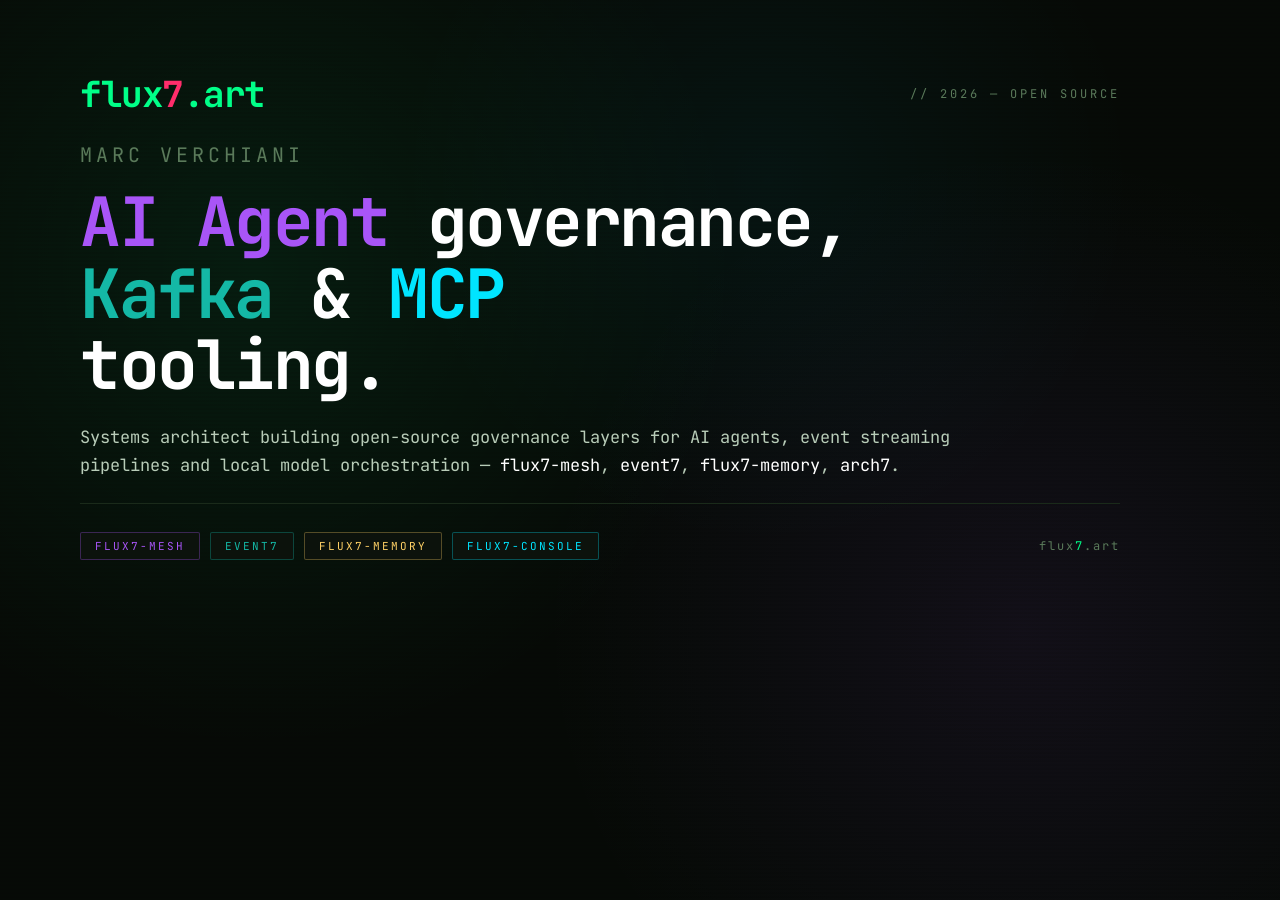
<file: img/og-card.html>
<!DOCTYPE html>
<html>
<head>
<meta charset="UTF-8">
<style>
@import url('https://fonts.googleapis.com/css2?family=JetBrains+Mono:wght@300;400;600;700&display=swap');

* { margin: 0; padding: 0; box-sizing: border-box; }

html, body {
  width: 1200px;
  height: 630px;
  font-family: 'JetBrains Mono', monospace;
  background: #060a06;
  color: #b8ccb8;
  overflow: hidden;
}

body::before {
  content: '';
  position: absolute;
  inset: 0;
  background:
    radial-gradient(circle at 20% 30%, rgba(0,255,136,0.08), transparent 40%),
    radial-gradient(circle at 80% 70%, rgba(168,85,247,0.08), transparent 40%),
    radial-gradient(circle at 60% 20%, rgba(0,229,255,0.05), transparent 35%);
}

body::after {
  content: '';
  position: absolute;
  inset: 0;
  background: repeating-linear-gradient(0deg, transparent, transparent 2px, rgba(0,0,0,0.08) 2px, rgba(0,0,0,0.08) 4px);
  pointer-events: none;
}

.wrap {
  position: relative;
  width: 100%;
  height: 100%;
  padding: 70px 80px;
  display: flex;
  flex-direction: column;
  justify-content: space-between;
  z-index: 2;
}

.top {
  display: flex;
  align-items: center;
  justify-content: space-between;
}

.logo {
  font-size: 36px;
  font-weight: 700;
  letter-spacing: -1.5px;
  color: #00ff88;
}
.logo span { color: #ff2d6b; }

.meta {
  font-size: 12px;
  letter-spacing: 3px;
  text-transform: uppercase;
  color: #5a7a5a;
}

.middle {
  display: flex;
  flex-direction: column;
  gap: 18px;
}

.name {
  font-size: 20px;
  letter-spacing: 4px;
  text-transform: uppercase;
  color: #5a7a5a;
  font-weight: 400;
}

h1 {
  font-size: 68px;
  font-weight: 700;
  color: #ffffff;
  letter-spacing: -2.5px;
  line-height: 1.05;
  max-width: 1040px;
}
h1 .ag { color: #a855f7; }
h1 .ks { color: #14b8a6; }
h1 .mc { color: #00e5ff; }

.sub {
  font-size: 17px;
  color: #b8ccb8;
  line-height: 1.6;
  max-width: 960px;
  margin-top: 6px;
}
.sub b { color: #fff; font-weight: 400; }

.bottom {
  display: flex;
  align-items: center;
  justify-content: space-between;
  border-top: 1px solid #1a2a1a;
  padding-top: 28px;
}

.tags {
  display: flex;
  gap: 10px;
}
.tag {
  font-size: 11px;
  letter-spacing: 2px;
  text-transform: uppercase;
  padding: 6px 14px;
  border-radius: 2px;
  border: 1px solid #1a2a1a;
  color: #5a7a5a;
  background: #0c120c;
}
.tag.purple { color: #a855f7; border-color: rgba(168,85,247,0.3); }
.tag.teal { color: #14b8a6; border-color: rgba(13,148,136,0.4); }
.tag.cyan { color: #00e5ff; border-color: rgba(0,229,255,0.3); }
.tag.gold { color: #ffd166; border-color: rgba(255,209,102,0.3); }

.site {
  font-size: 12px;
  color: #5a7a5a;
  letter-spacing: 2px;
}
.site span { color: #00ff88; }
</style>
</head>
<body>
<div class="wrap">

  <div class="top">
    <div class="logo">flux<span>7</span>.art</div>
    <div class="meta">// 2026 — open source</div>
  </div>

  <div class="middle">
    <div class="name">Marc Verchiani</div>
    <h1>
      <span class="ag">AI Agent</span> governance,<br>
      <span class="ks">Kafka</span> &amp; <span class="mc">MCP</span><br>
      tooling.
    </h1>
    <p class="sub">
      Systems architect building open-source governance layers for AI agents, event streaming pipelines and local model orchestration &mdash; <b>flux7-mesh</b>, <b>event7</b>, <b>flux7-memory</b>, <b>arch7</b>.
    </p>
  </div>

  <div class="bottom">
    <div class="tags">
      <div class="tag purple">flux7-mesh</div>
      <div class="tag teal">event7</div>
      <div class="tag gold">flux7-memory</div>
      <div class="tag cyan">flux7-console</div>
    </div>
    <div class="site">flux<span>7</span>.art</div>
  </div>

</div>
</body>
</html>
</file>
<file: style.css>
/* ══════════════════════════════════════════════════════════════
   flux7.art — socle commun
   Partage par index.html, /about/ et /blog/ : variables, reset,
   chrome de navigation, en-tetes de section, pied de page.
   Ce qui est propre a une page reste dans son <style>, place
   apres ce fichier pour pouvoir y deroger.
   ══════════════════════════════════════════════════════════════ */

:root {
  /* ── epure (2026-09-26) : noir franc, panneaux gris tres sombre ── */
  --bg:      #09090b;   --bg-rgb:  9,9,11;
  --bg2:     #111113;

  /* ── une couleur par axe, et rien d'autre ──
     La forme -rgb sert aux transparences : rgba(var(--ax2-rgb), 0.3)
     plutot que la teinte reecrite a la main a chaque opacite. Changer
     un axe de couleur ne demande que de toucher ces deux lignes. */
  --ax1: #2ee6ff;   --ax1-rgb: 46,230,255;    /* 01 gouvernance des agents */
  --ax2: #8b7bff;   --ax2-rgb: 139,123,255;   /* 02 eda · api · conseil    */
  --ax3: #ff5cc8;   --ax3-rgb: 255,92,200;    /* 03 outils ai-native       */
  --ax4: #ffd166;   --ax4-rgb: 255,209,102;   /* 04 musique                */

  /* seconde teinte de l'axe 02, pour ses degrades et ses logos */
  --ax2-light: #b9a7ff;  --ax2-light-rgb: 185,167,255;

  --dim:     #3f3f46;
  --text:    #d4d4d8;
  --text2:   #71717a;
  --border:  #232327;
  --font:    'JetBrains Mono', monospace;
  --sans:    'Mona Sans', system-ui, -apple-system, 'Segoe UI', sans-serif;
  /* la signature : le degrade des trois premiers axes, et nulle part ailleurs
     que sur le logo, les numeros de section et les filets */
  --grad:    linear-gradient(90deg, var(--ax1), var(--ax2) 55%, var(--ax3));
}

/* ── RESET ── */
* { margin:0; padding:0; box-sizing:border-box; }
html { scroll-behavior: smooth; }

body {
  font-family: var(--font);
  background: var(--bg);
  color: var(--text);
  min-height: 100vh;
  overflow-x: hidden;
}


/* ── NAV ── */
/* Un seul bandeau pour tout le site, calque sur /about/ : pose sur le fond,
   un filet dessous, colle en haut au defilement. Aucune page n'y deroge. */
nav {
  position: sticky; top: 0; z-index: 100;
  display: flex; align-items: center; justify-content: space-between;
  padding: 18px 40px;
  background: var(--bg);
  border-bottom: 1px solid var(--border);
  line-height: 1.3; /* independant du corps de page (1.65 sur l'accueil) */
}
.nav-logo { font-family: var(--font); font-size: 18px; font-weight: 700; color: #fff; text-decoration: none; letter-spacing: -0.5px; }
.nav-logo span { background: var(--grad); -webkit-background-clip: text; background-clip: text; color: transparent; }
.nav-links { display: flex; gap: 32px; list-style: none; }
.nav-links a {
  font-family: var(--font);
  color: var(--text2); text-decoration: none; font-size: 12px;
  letter-spacing: 2px; text-transform: uppercase; transition: color 0.2s; position: relative;
}
.nav-links a:hover { color: #fff; }
.nav-links a.active { color: #fff; }

.nav-right { display: flex; align-items: center; }

/* ── NAV TOGGLE (hamburger, mobile) ── */
.nav-toggle { display: none; flex-direction: column; justify-content: center; gap: 4px; margin-left: 16px; padding: 7px 8px; background: transparent; border: 1px solid var(--border); border-radius: 3px; cursor: pointer; }
.nav-toggle span { display: block; width: 18px; height: 2px; background: var(--text); border-radius: 1px; transition: transform 0.2s, opacity 0.2s; }
.nav-toggle.open span:nth-child(1) { transform: translateY(6px) rotate(45deg); }
.nav-toggle.open span:nth-child(2) { opacity: 0; }
.nav-toggle.open span:nth-child(3) { transform: translateY(-6px) rotate(-45deg); }

/* ── EN-TETES DE SECTION ── */
.section-header { display: flex; align-items: baseline; gap: 20px; margin-bottom: 60px; }
.section-num { font-size: 11px; color: var(--ax1); letter-spacing: 3px; }
.section-title { font-size: 36px; font-weight: 700; color: #fff; letter-spacing: -1px; }
.section-line { flex: 1; height: 1px; background: var(--border); }

/* ── FOOTER ── */
footer { text-align: center; padding: 40px; border-top: 1px solid var(--border); font-size: 10px; color: var(--text2); letter-spacing: 2px; }
footer span { color: var(--ax1); }
footer a { color: var(--ax1); text-decoration: none; }

/* ── RESPONSIVE : la nav se replie en panneau ── */
@media (max-width: 680px) {
  nav { padding: 14px 20px; }
  .nav-toggle { display: flex; }
  .nav-links {
    position: absolute; top: 100%; right: 16px; left: 16px;
    flex-direction: column; gap: 0;
    margin-top: 8px; padding: 6px;
    background: var(--bg2); border: 1px solid var(--border); border-radius: 6px;
    box-shadow: 0 14px 44px rgba(0,0,0,0.6);
    display: none;
  }
  .nav-links.open { display: flex; }
  .nav-links li { width: 100%; list-style: none; }
  .nav-links a { display: block; padding: 11px 14px; }
  .nav-links a::after { display: none; }
}
</file>
<file: project.css>
/* ══════════════════════════════════════════════════════════════
   flux7.art — socle des pages projet
   Charge apres style.css. La page pose sa couleur en portant une
   classe axis-N sur <body> : tout le reste la lit via --ax.
   ══════════════════════════════════════════════════════════════ */

body.axis-1 { --ax: var(--ax1); --ax-rgb: var(--ax1-rgb); }
body.axis-2 { --ax: var(--ax2); --ax-rgb: var(--ax2-rgb); }
body.axis-3 { --ax: var(--ax3); --ax-rgb: var(--ax3-rgb); }
body.axis-4 { --ax: var(--ax4); --ax-rgb: var(--ax4-rgb); }

.wrap { max-width: 940px; margin: 0 auto; padding: 0 40px; position: relative; z-index: 1; }

/* ── FIL D'ARIANE ── */
.crumb { padding-top: 40px; font-size: 10px; letter-spacing: 2px; text-transform: uppercase; color: var(--text2); }
.crumb a { color: var(--text2); text-decoration: none; transition: color 0.2s; }
.crumb a:hover { color: var(--ax); }

/* ── EN-TETE PROJET ── */
.p-head { padding: 26px 0 56px; border-bottom: 1px solid var(--border); }
.p-status { display: inline-block; font-size: 9px; letter-spacing: 2px; text-transform: uppercase; padding: 3px 10px; border-radius: 2px; margin-bottom: 16px; color: var(--ax); background: rgba(var(--ax-rgb),0.1); border: 1px solid rgba(var(--ax-rgb),0.3); }
.p-title { font-size: clamp(38px, 7vw, 60px); font-weight: 700; letter-spacing: -2px; line-height: 1; color: #fff; }
.p-title .seven { color: var(--ax); text-shadow: 0 0 14px rgba(var(--ax-rgb),0.55); }
.p-tagline { margin-top: 12px; font-size: 11px; letter-spacing: 2.5px; text-transform: uppercase; color: var(--text2); }
.p-lede { margin-top: 22px; font-size: 14px; line-height: 1.8; color: var(--text); max-width: 680px; }
.p-lede b { color: var(--ax); font-weight: 400; }
.p-actions { display: flex; flex-wrap: wrap; gap: 10px; margin-top: 28px; }

/* ── SECTIONS ── */
.p-section { padding: 56px 0; border-bottom: 1px solid var(--border); }
.p-section:last-of-type { border-bottom: none; }
.p-section h2 { font-size: 22px; font-weight: 700; color: #fff; letter-spacing: -0.5px; margin-bottom: 8px; }
.p-section h2::before { content: '// '; color: var(--ax); font-weight: 400; }
.p-section > p { font-size: 13px; line-height: 1.8; color: var(--text2); max-width: 700px; margin-bottom: 26px; }
.p-section > p:last-child { margin-bottom: 0; }

/* ── LISTE DE PROBLEMES ── */
.p-pains { display: grid; gap: 10px; max-width: 700px; }
.p-pain { display: flex; gap: 14px; align-items: baseline; padding: 14px 16px; background: var(--bg2); border: 1px solid var(--border); border-left: 2px solid rgba(var(--ax-rgb),0.5); border-radius: 3px; }
.p-pain span { color: var(--ax); font-size: 11px; flex-shrink: 0; }
.p-pain p { font-size: 12.5px; line-height: 1.65; color: var(--text2); margin: 0; }

/* ── CAPACITES ── */
.p-grid { display: grid; grid-template-columns: repeat(2, 1fr); gap: 12px; }
.p-item { background: var(--bg2); border: 1px solid var(--border); border-radius: 4px; padding: 20px; position: relative; overflow: hidden; }
.p-item::before { content: ''; position: absolute; top: 0; left: 0; right: 0; height: 2px; background: var(--ax); opacity: 0.6; }
.p-item h3 { font-size: 13px; font-weight: 700; color: #fff; margin-bottom: 8px; }
.p-item p { font-size: 11.5px; line-height: 1.65; color: var(--text2); margin: 0; }

/* ── SCHEMA ── */
.p-diagram { background: var(--bg2); border: 1px solid var(--border); border-radius: 4px; padding: 24px; overflow-x: auto; }
.p-diagram pre { font-family: var(--font); font-size: 10.5px; line-height: 1.7; color: var(--text2); margin: 0; white-space: pre; }
.p-diagram pre b { color: var(--ax); font-weight: 400; }

/* ── TABLEAU DE STACK ── */
.p-stack { display: grid; grid-template-columns: 150px 1fr; gap: 1px; background: var(--border); border: 1px solid var(--border); border-radius: 4px; overflow: hidden; }
.p-stack > div { background: var(--bg2); padding: 13px 16px; font-size: 11.5px; }
.p-stack .k { color: var(--ax); letter-spacing: 1.5px; text-transform: uppercase; font-size: 9.5px; }
.p-stack .v { color: var(--text2); }

/* ── TAGS ── */
.p-tags { display: flex; flex-wrap: wrap; gap: 6px; margin-top: 18px; }
.p-tag { font-size: 9px; letter-spacing: 1.5px; text-transform: uppercase; padding: 3px 9px; border: 1px solid var(--border); color: var(--text2); border-radius: 2px; }

/* ── BOUTONS ── */
.p-btn { display: inline-flex; align-items: center; gap: 7px; font-size: 10px; letter-spacing: 1.5px; text-transform: uppercase; padding: 9px 18px; border-radius: 2px; text-decoration: none; border: 1px solid var(--border); color: var(--text2); transition: all 0.2s; }
.p-btn:hover { color: #fff; border-color: var(--text2); }
.p-btn-main { color: var(--ax); border-color: rgba(var(--ax-rgb),0.45); background: rgba(var(--ax-rgb),0.06); }
.p-btn-main:hover { color: var(--ax); border-color: var(--ax); background: rgba(var(--ax-rgb),0.12); }

/* ── PIED DE PAGE PROJET ── */
.p-next { padding: 40px 0 70px; }
.p-next a { color: var(--ax); text-decoration: none; font-size: 12px; letter-spacing: 1px; border-bottom: 1px solid rgba(var(--ax-rgb),0.35); }
.p-next a:hover { border-color: var(--ax); }

@media (max-width: 760px) {
  .wrap { padding: 0 20px; }
  .crumb { padding-top: 90px; }
  .p-grid { grid-template-columns: 1fr; }
  .p-stack { grid-template-columns: 1fr; }
  .p-stack .k { padding-bottom: 0; }
}

/* ── liens du pied de page, comme sur l'accueil ── */
footer a { color: var(--text2); font-size: 10px; letter-spacing: 2px; text-transform: uppercase; transition: color 0.2s; }
footer a:hover { color: var(--ax); }
</file>
